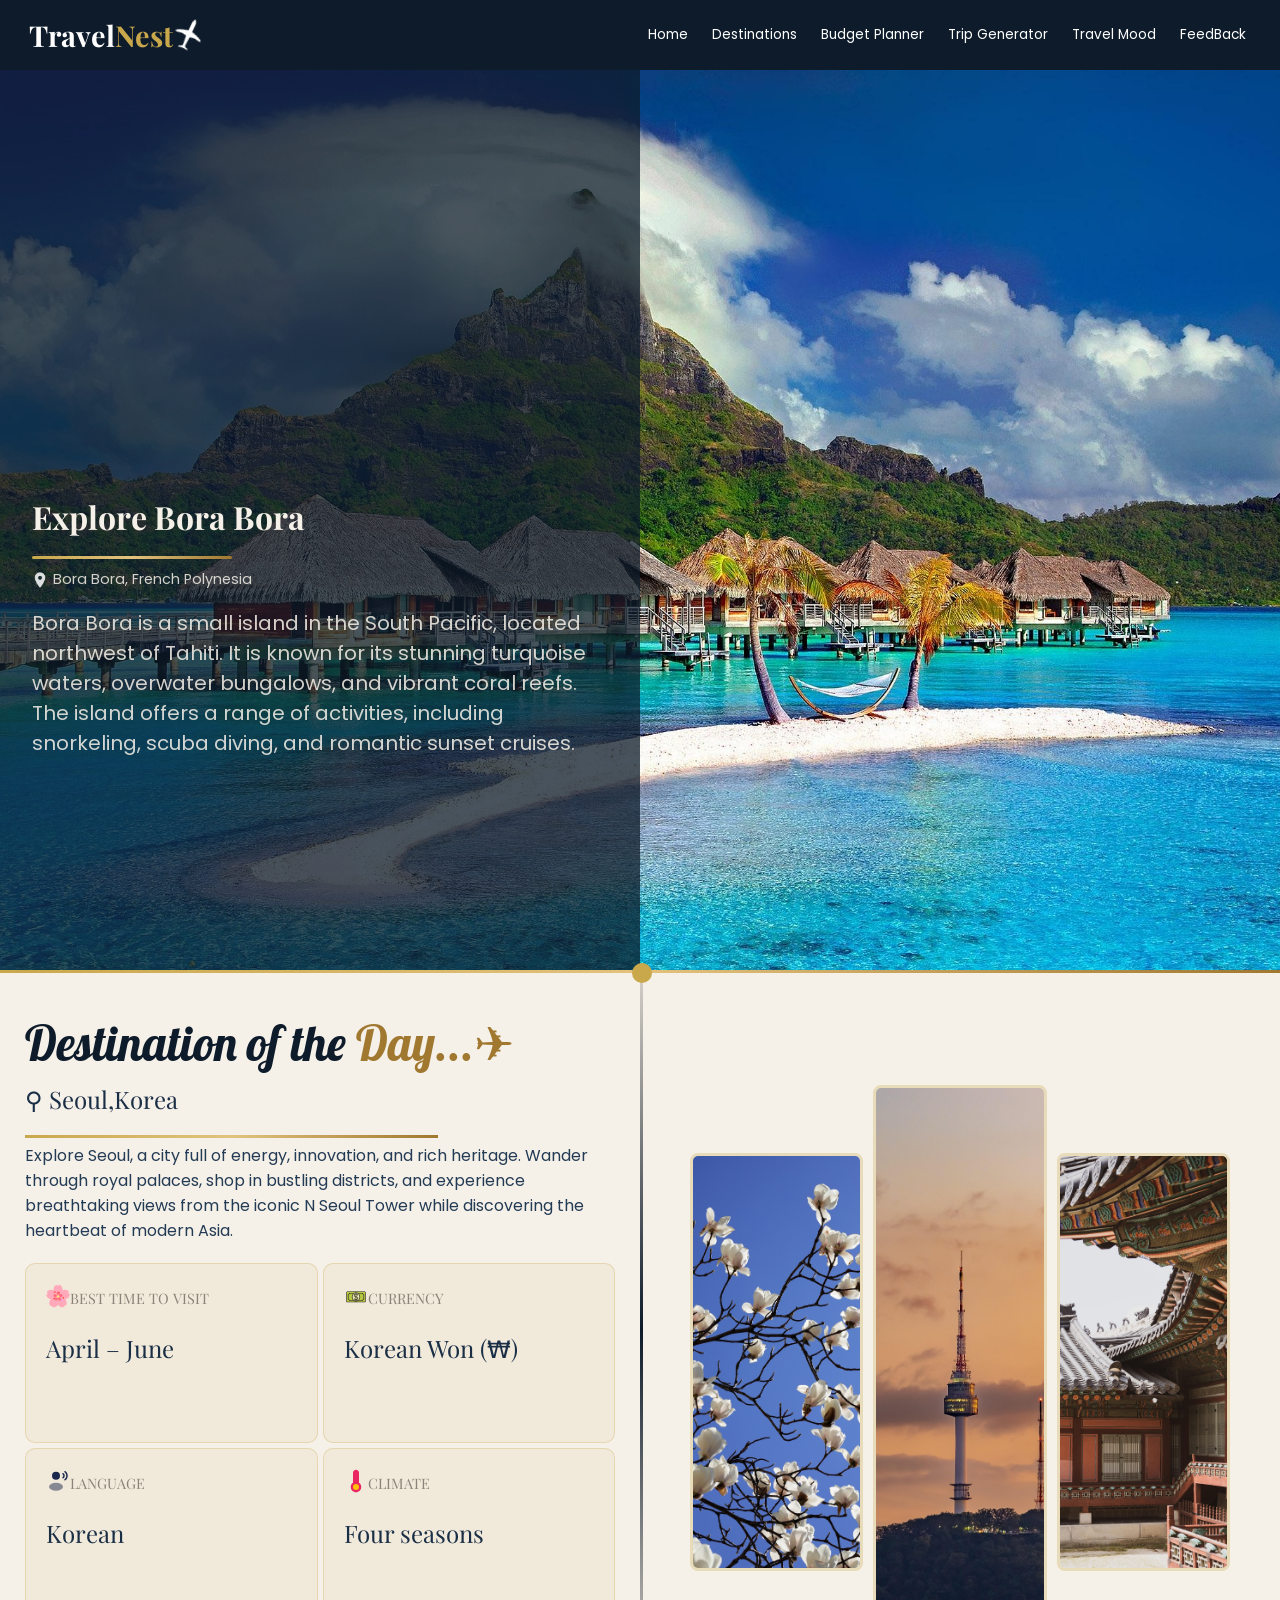
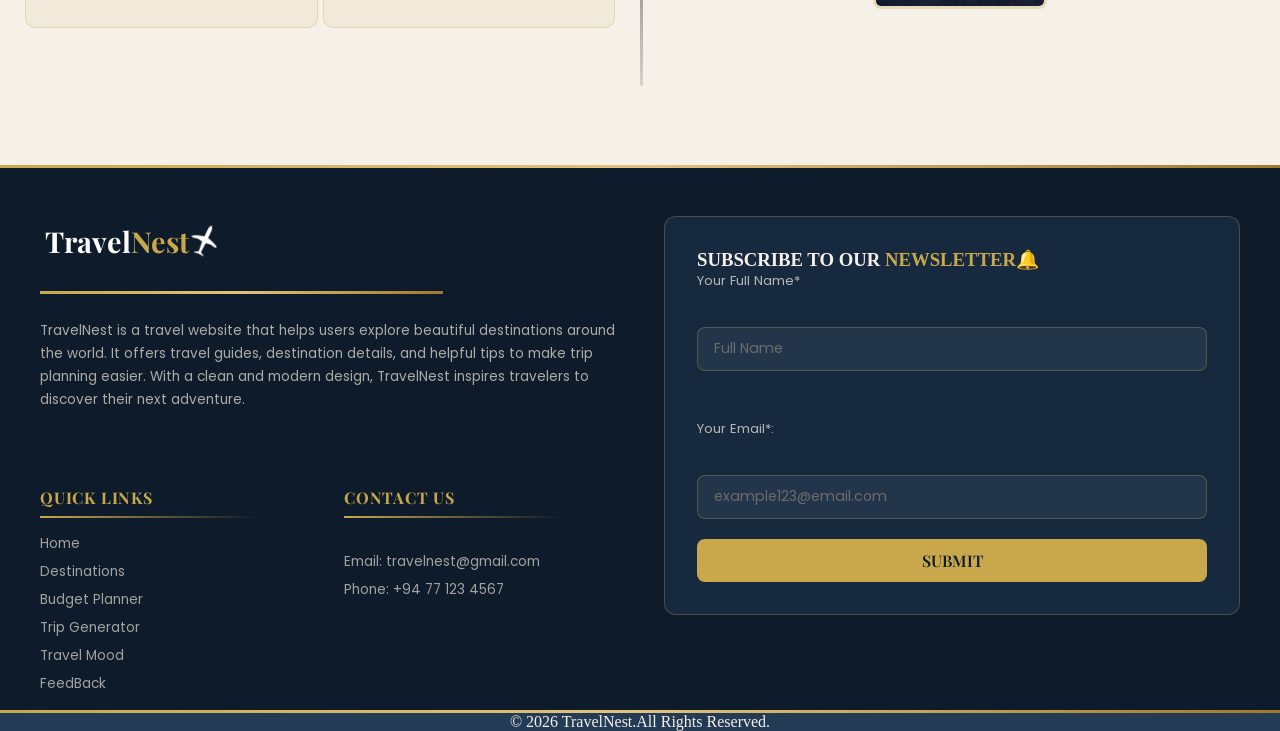
<file: Travelnest/index.html>
<!DOCTYPE html>
<html lang="en">
<head>
    <meta charset="UTF-8">
    <meta name="viewport" content="width=device-width, initial-scale=1.0">
    <title>TravelNest</title>
    <link rel="stylesheet" href="CSS/styles.css">
    <link rel="shortcut icon" href="Images/favicon/Travelnest favicon.png" type="image/png">
</head>
<body>
    
    <header>
        <nav class="nav-bar">
            <a href="#" class="logo">Travel<span class="head">Nest</span><img src="Images/vecteezy_simple-airplane-decal_18127308.png" alt=""></a>
            <ul class="nav-menu">
                <li class="nav-items"><a href="index.html" class="nav-links">Home</a></li>
                <li class="nav-items"><a href="Destinations.html" class="nav-links">Destinations</a></li>
                <li class="nav-items"><a href="Trip-Budget-planner.html" class="nav-links">Budget Planner</a></li>
                <li class="nav-items"><a href="Trip-Generator.html" class="nav-links">Trip Generator</a></li>
                <li class="nav-items"><a href="Travel-mood.html" class="nav-links">Travel Mood</a></li>
                <li class="nav-items"><a href="feedback.html" class="nav-links">FeedBack</a></li>
            </ul>
            <div class="hamburger">
                <span class="bar"></span>
                <span class="bar"></span>
                <span class="bar"></span>
            </div>
        </nav>
    </header>

    <main class="background-slide">
        <div class="Hero-section">
            <div class="overlay">
                <div class="empty-box"></div>
                <div class="text">
                    <h2 id="main-header"></h2>
                    <span id="line"></span>
                    <p id="location"><img id="loc-icon" src="Images/icons8-location-50.png" alt="Location Icon"></p>
                    <br>
                    <p id="destination-details"></p>
                </div>
            </div>
        </div>
    </main>

    <div class="bar-section"></div>

    <div class="destination-of-the-day">
        <div class="text-destination">
            <h2>Destination of the <span id="highlight">Day...<span id="plane">✈</span></span></h2>
            <p id="location-tag"></p>
            <span id="location-divider"></span>
            <p id="location-details"></p>

            <div class="boxes">
                <div class="box1">
                    <p class="det-info">
                        <span class="det-emoji"><img class= "svg" src="svg/cherryblossom-svgrepo-com.svg" alt="flower"></span><br>
                        <span class="det-topic">BEST TIME TO VISIT</span>
                    </p>
                    <p class="det-content" id="info-best-time"></p>
                </div>

                <div class="box2">
                    <p class="det-info">
                        <span class="det-emoji"><img class= "svg" src="svg/money-svgrepo-com.svg" alt="money"></span>
                        <span class="det-topic">CURRENCY</span>
                    </p>
                    <p class="det-content" id="info-currency"></p>
                </div>

                <div class="box3">
                    <p class="det-info">
                        <span class="det-emoji"><img class= "svg" src="svg/user-speak-rounded-svgrepo-com.svg" alt=""></span>
                        <span class="det-topic">LANGUAGE</span>
                    </p>
                    <p class="det-content" id="info-language"></p>
                </div>

                <div class="box4">
                    <p class="det-info">
                        <span class="det-emoji"><img class= "svg" src="svg/climate-forecast-season-svgrepo-com.svg" alt="climate"></span>
                        <span class="det-topic">CLIMATE</span>
                    </p>
                    <p class="det-content" id="info-climate"></p>
                </div>
            </div>
        </div> 

        <div class="bar-vertical"></div>

        <div class="destination-image">
            <img src="" alt="Destination Image" id="Higlight-img1" class="image-binder">
            <img src="" alt="Destination Image" id="Higlight-img2" class="image-binder">
            <img src="" alt="Destination Image" id="Higlight-img3" class="image-binder">
        </div>
    </div>
    <div class="bar-section"></div>
    <footer class = "footer">
        <div class = "footer-container">
            <div class = "footer-details">
                 
                <a href="#" class="logo">Travel<span class="head">Nest</span><img src="Images/vecteezy_simple-airplane-decal_18127308.png" alt=""></a>
                <span id="location-divider"></span>
                <p id="footer-intro-web">TravelNest is a travel website that helps users explore beautiful destinations around the world. It offers travel guides, destination details, and helpful tips to make trip planning easier. With a clean and modern design, TravelNest inspires travelers to discover their next adventure.</p><br><br>
                <div class="container-links">
                    <div class="sub-container1">
                    <h3 class = "quick-links">Quick links</h3>
                    <span id = "footer-line"></span>
                    <ul class = "nav-menu-footer">
                   <li class="nav-items-footer"><a href="index.html" class="nav-links-footer">Home</a></li>
                    <li class="nav-items-footer"><a href="Destinations.html" class="nav-links-footer">Destinations</a></li>
                    <li class="nav-items-footer"><a href="Trip-Budget-planner.html" class="nav-links-footer">Budget Planner</a></li>
                    <li class="nav-items-footer"><a href="Trip-Generator.html" class="nav-links-footer">Trip Generator</a></li>
                    <li class="nav-items-footer"><a href="Travel-mood.html" class="nav-links-footer">Travel Mood</a></li>
                    <li class="nav-items-footer"><a href="feedback.html" class="nav-links-footer">FeedBack</a></li>
                    </ul>
                    </div>
                    <div class="sub-container2">
                    <h3 class = "quick-links">Contact us</h3>
                     <span id = "footer-line"></span><br>
                     <p id ="contact">Email: travelnest@gmail.com</p>
                     <p id ="contact">Phone: +94 77 123 4567</p>
                    </div>
                </div>
            </div>
            <div class="Newsletter">
                <h3 class = "quick-links2">SUBSCRIBE TO OUR <span class="head">NEWSLETTER🔔</span></h3>
                <form  id = "saveNewsForm" onsubmit="saveNewsletter(event)">
                    <fieldset class="Newsletter-fields">
                       <label for ="field-name">Your Full Name*</label><br><br>
                       <input id = "field-name" name="full-name" placeholder="Full Name" autocomplete="name"><br><br>
                       <label for ="newsletter-email">Your Email*:</label><br><br>
                       <input id="newsletter-email" name="Email" placeholder="example123@email.com" type="email" autocomplete="email">
                       <button type="submit" id="btnsubmit">SUBMIT</button>
                     
                    </fieldset>
                </form>
                     <p class="newsletter-error"  id="newsletter-error"></p>
                     <p class="newsletter-success" id="newsletter-success"></p>
                
            </div>
                
        </div>
    </footer>
    <div class="bar-section"></div>
    <div class="copy-rights">
       <p>© 2026 TravelNest.All Rights Reserved.</p>
    </div>
    

    <script src="Javascript/script.js"></script>
</body>
</html>
</file>
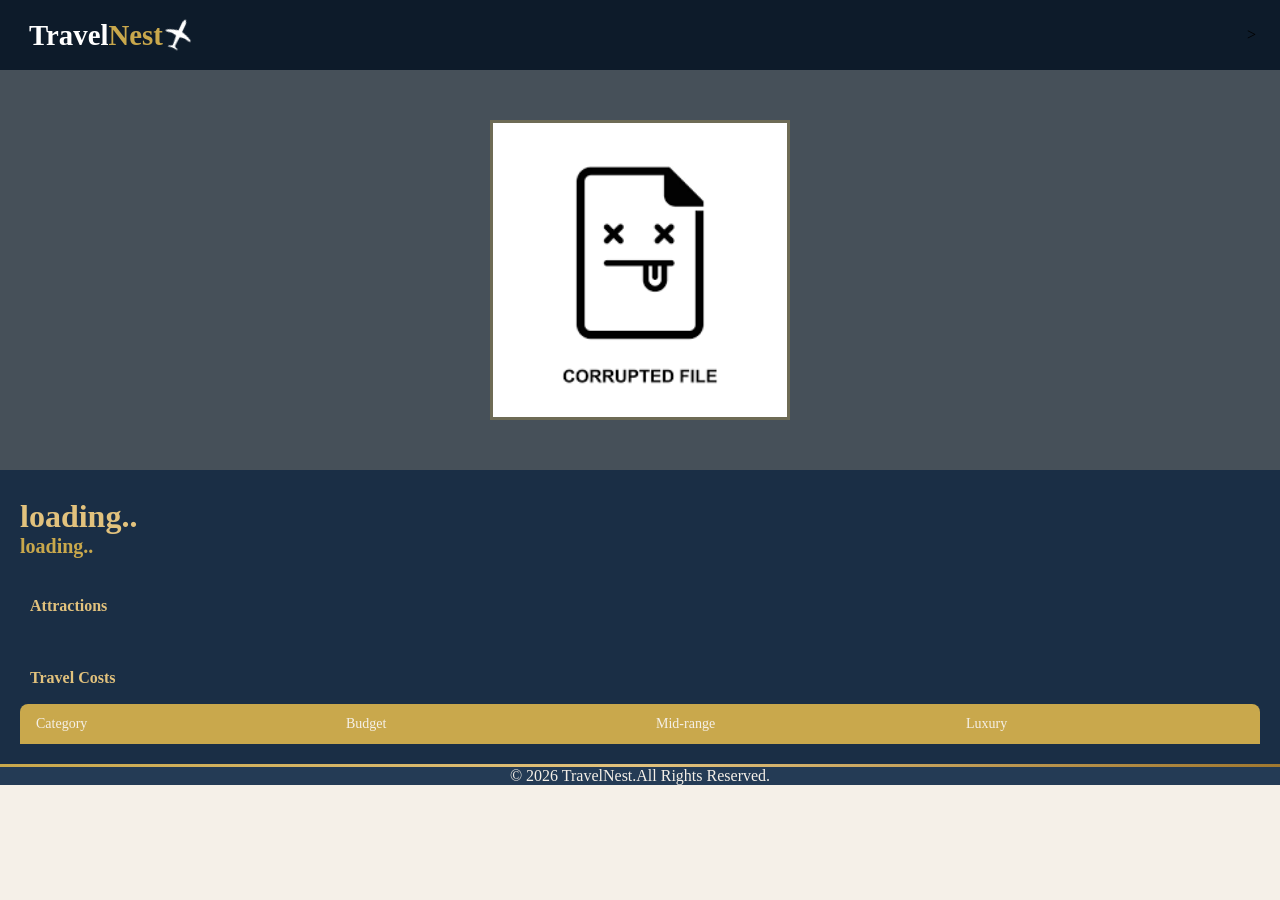
<file: destination-details.html>
<!DOCTYPE html>
<html lang="en">
<head>
    <meta charset="UTF-8">
    <meta name="viewport" content="width=device-width, initial-scale=1.0">
    <title>TravelNest</title>
    <link rel="stylesheet" href="CSS/styles.css">
    <link rel="shortcut icon" href="Images/favicon/Travelnest_favicon.png" type="image/png">
    <link rel="manifest" href="manifest.json">
    <meta name="theme-color" content="#0d6efd">
</head>
<body>
    
    <header>
        <nav class="nav-bar">
            <a href="#" class="logo">Travel<span class="head">Nest</span><img src="Images/vecteezy_simple-airplane-decal_18127308.png" alt=""></a>
>       </nav>
    </header>

    <main class="destination-details-main">
        
            <div class="image-overlay">
               <div class="destination-details-image">
    
                   <img id="details_image" src="/Images/error.png" alt="Destination Image">
                </div>
            </div>
            <div class="destination-details-container">
              <div class="destination-details-info">
                <h1 id="details_location">loading..</h1>
                <h2 id="details_country">loading..</h2>
                <p id="details_description"></p>
                <h2 id = "Attractions">Attractions</h2>
                <ul id="details_attractions">
                    
                </ul>
                <h2 id="travel-costs">Travel Costs</h2>
                <table class="detail-table">
                        <thead>
                            <tr>
                                <th>Category</th>
                                <th> Budget</th>
                                <th> Mid-range</th>
                                <th> Luxury</th>
                            </tr>
                        </thead>
                        <tbody id="detail-costs">
                            
                        </tbody>
                    </table>
               </div>
            </div>

    </main>
     <div class="bar-section"></div>
    <div class="copy-rights">
       <p>© 2026 TravelNest.All Rights Reserved.</p>
    </div>
    

    <script src="Javascript/destination-details.js"></script>
    <script>
if ("serviceWorker" in navigator) {
    window.addEventListener("load", () => {
        navigator.serviceWorker.register("./service-worker.js");
    });
}
</script>
</body>
</html>
</file>
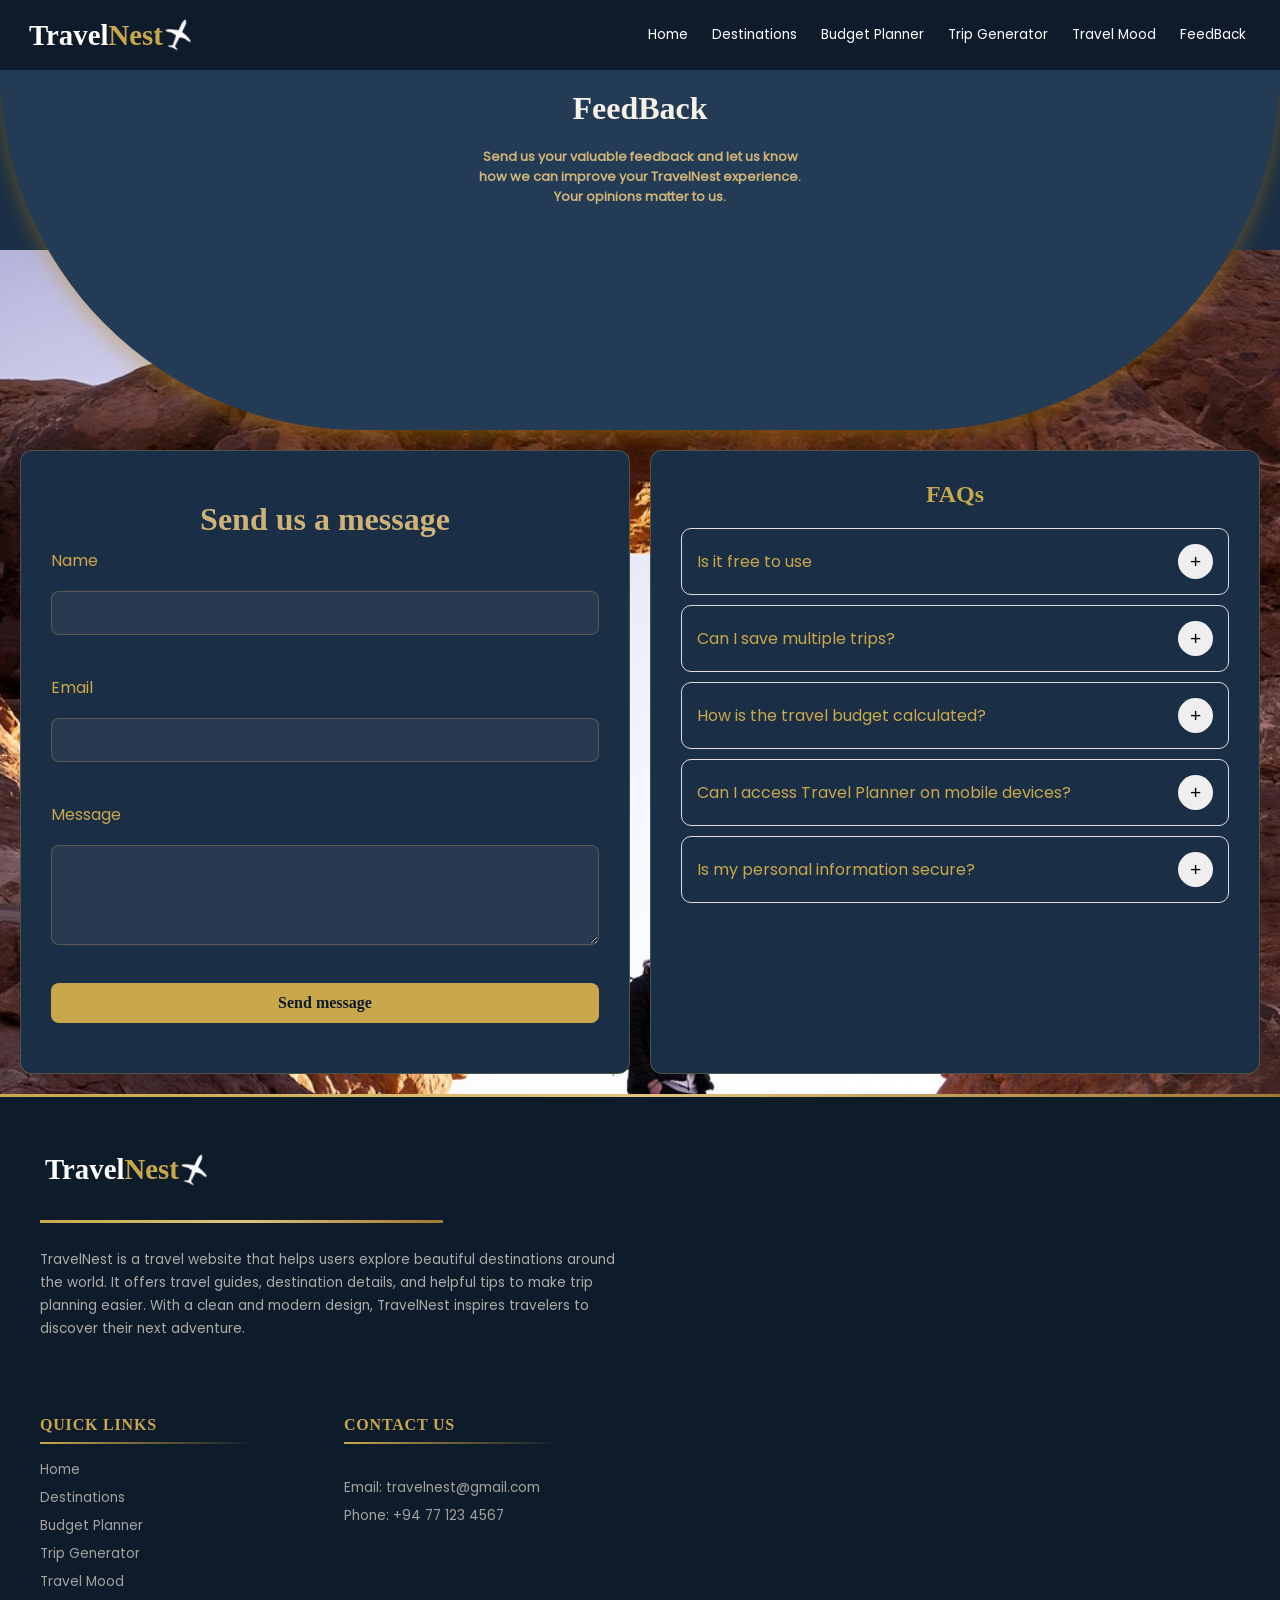
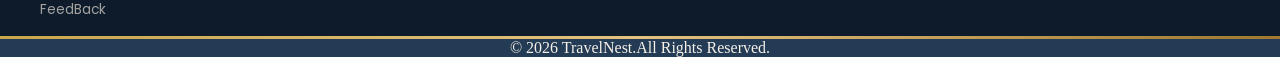
<file: feedback.html>
<!DOCTYPE html>
<html lang="en">
<head>
    <meta charset="UTF-8">
    <meta name="viewport" content="width=device-width, initial-scale=1.0">
    <title>TravelNest</title>
    <link rel="stylesheet" href="CSS/styles.css">
    <link rel="shortcut icon" href="Images/favicon/Travelnest_favicon.png" type="image/png">
    <link rel="manifest" href="manifest.json">
    <meta name="theme-color" content="#0d6efd">
</head>
<body class="feedback">
    <header>
        <nav class="nav-bar">
            <a href="#" class="logo">Travel<span class="head">Nest</span><img src="Images/vecteezy_simple-airplane-decal_18127308.png" alt=""></a>
            <ul class="nav-menu">
                <li class="nav-items"><a href="index.html" class="nav-links">Home</a></li>
                <li class="nav-items"><a href="Destinations.html" class="nav-links">Destinations</a></li>
                <li class="nav-items"><a href="Trip-Budget-planner.html" class="nav-links">Budget Planner</a></li>
                <li class="nav-items"><a href="Trip-Generator.html" class="nav-links">Trip Generator</a></li>
                <li class="nav-items"><a href="Travel-mood.html" class="nav-links">Travel Mood</a></li>
                <li class="nav-items"><a href="feedback.html" class="nav-links">FeedBack</a></li>
            </ul>
            <div class="hamburger">
                <span class="bar"></span>
                <span class="bar"></span>
                <span class="bar"></span>
            </div>
        </nav>
        <div class="extra2">
        <div class="search-container">
            <h1 class="head-destination">FeedBack</h1>
            <h2 class="sub-head-budget">Send us your valuable feedback and let us know <br>how we can improve your TravelNest experience.<br> Your opinions matter to us.
        </h2>
        </div>
    </div>
    </header>
    <main class="feedback-main">
        <div class="feedback-form-container">
          <form class="feedback-form">
            <h1 id = "feedback-head">Send us a message</h1>
            <label for = "name" class = "feedback-labels"> Name </label><br>
            <input id = "name" name="name" class="feedback-input"><br>
            <label for = "email" class="feedback-labels">Email</label><br>
            <input id = "email" class="feedback-input" name="email" ><br>
            <label for = "input-area" class="feedback-labels">Message</label><br>
            <textarea placeholder="" name="input-area" class="feedback-input-area" id = "input-area"></textarea><br>
            <button type="button" id="send-msg">Send message</button>
            <p id = "result-submission"></p>
          </form>
        </div>

        <div class="QA">

            <h2 id="faq-head">FAQs</h2>

           <div class="faq-item">
            Is it free to use <button class="faq-question">+</button>

               <div class="faq-answer">
                Travel Planner helps users organize trips and budgets.
               </div>
            </div>

           <div class="faq-item">
           Can I save multiple trips?
          <button class="faq-question">+</button>

          <div class="faq-answer">
          Yes, you can create and manage multiple trips for different destinations.
          </div>
          </div>

          <div class="faq-item">
          How is the travel budget calculated?
         <button class="faq-question">+</button>

        <div class="faq-answer">
        The estimated budget is calculated by multiplying the number of travel days by the daily budget amount.
        </div>
        </div>

        <div class="faq-item">
        Can I access Travel Planner on mobile devices?
        <button class="faq-question">+</button>

       <div class="faq-answer">
        Yes, Travel Planner is designed to work on smartphones, tablets, and desktop computers.
       </div>
       </div>

      <div class="faq-item">
      Is my personal information secure?
      <button class="faq-question">+</button>

      <div class="faq-answer">
        Yes, your information is stored locally in your browser and is not shared with third parties.
    </div>
    </div>

    </div>
    </main>
    <div class="bar-section"></div>
    <footer class = "footer">
        <div class = "footer-container">
            <div class = "footer-details">
                 
                <a href="#" class="logo">Travel<span class="head">Nest</span><img src="Images/vecteezy_simple-airplane-decal_18127308.png" alt=""></a>
                <span class="location-divider"></span>
                <p id="footer-intro-web">TravelNest is a travel website that helps users explore beautiful destinations around the world. It offers travel guides, destination details, and helpful tips to make trip planning easier. With a clean and modern design, TravelNest inspires travelers to discover their next adventure.</p><br><br>
                <div class="container-links">
                    <div class="sub-container1">
                    <h3 class = "quick-links">Quick links</h3>
                    <span class = "footer-line"></span>
                    <ul class = "nav-menu-footer">
                    <li class="nav-items-footer"><a href="index.html" class="nav-links-footer">Home</a></li>
                    <li class="nav-items-footer"><a href="Destinations.html" class="nav-links-footer">Destinations</a></li>
                    <li class="nav-items-footer"><a href="Trip-Budget-planner.html" class="nav-links-footer">Budget Planner</a></li>
                    <li class="nav-items-footer"><a href="Trip-Generator.html" class="nav-links-footer">Trip Generator</a></li>
                    <li class="nav-items-footer"><a href="Travel-mood.html" class="nav-links-footer">Travel Mood</a></li>
                    <li class="nav-items-footer"><a href="feedback.html" class="nav-links-footer">FeedBack</a></li>
                    </ul>
                    </div>
                    <div class="sub-container2">
                    <h3 class = "quick-links">Contact us</h3>
                     <span class = "footer-line"></span><br>
                     <p class ="contact">Email: travelnest@gmail.com</p>
                     <p class ="contact">Phone: +94 77 123 4567</p>
                    </div>
                </div>
            </div>
          
        </div>
    </footer>
    <div class="bar-section"></div>
    <div class="copy-rights">
       <p>© 2026 TravelNest.All Rights Reserved.</p>
    </div>
<script src="Javascript/feedback.js"></script>
<script>
if ("serviceWorker" in navigator) {
    window.addEventListener("load", () => {
        navigator.serviceWorker.register("./service-worker.js");
    });
}
</script>
</body>
</html>
</file>
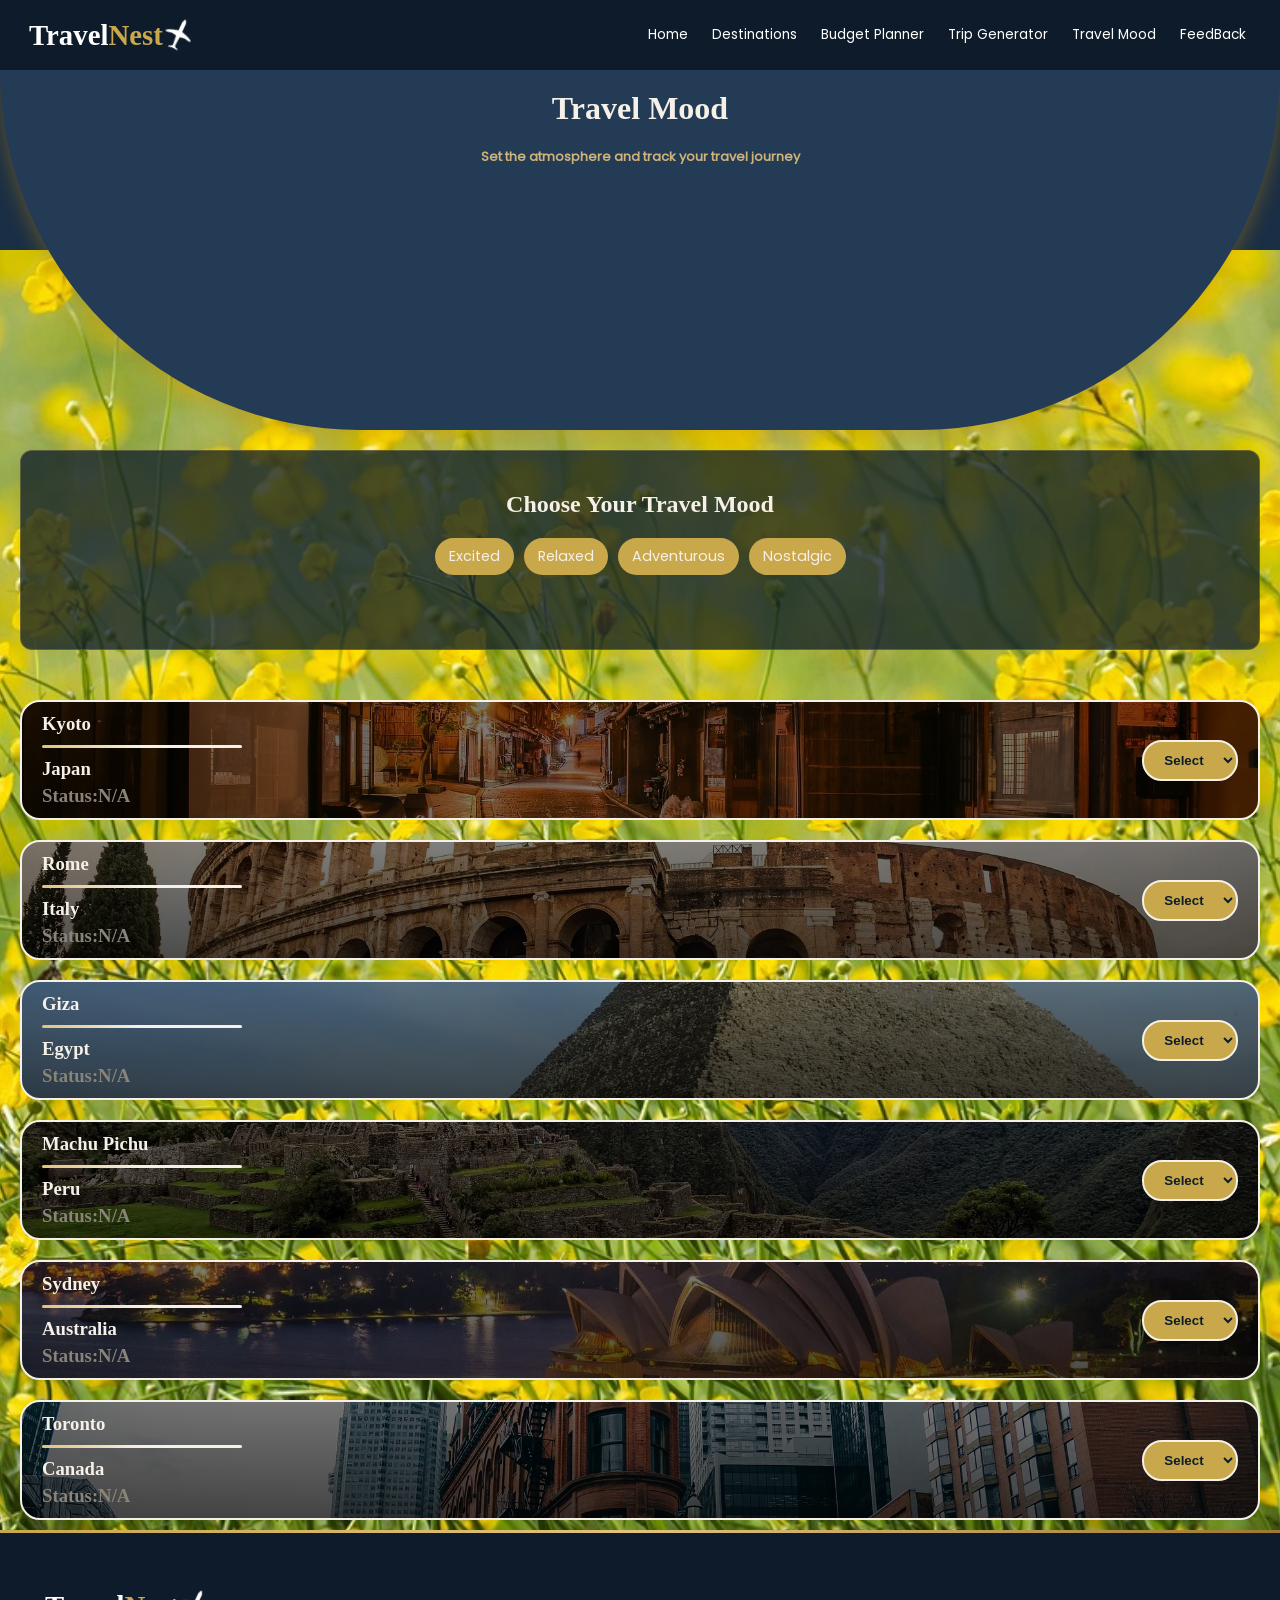
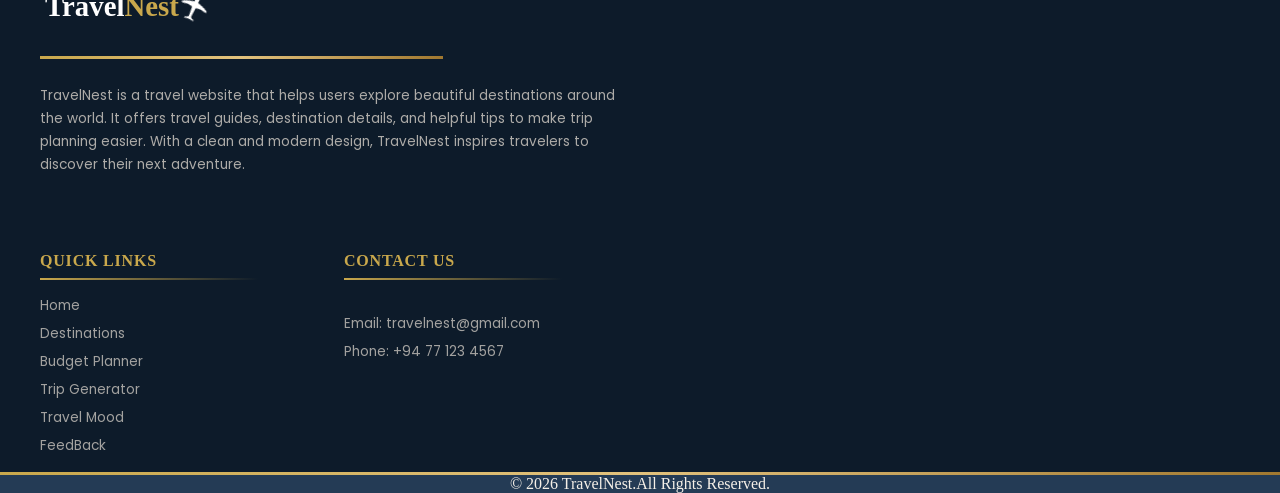
<file: Travel-mood.html>
<!DOCTYPE html>
<html lang="en">
<head>
    <meta charset="UTF-8">
    <meta name="viewport" content="width=device-width, initial-scale=1.0">
    <title>TravelNest</title>
    <link rel="stylesheet" href="CSS/styles.css">
    <link rel="shortcut icon" href="Images/favicon/Travelnest_favicon.png" type="image/png">
    <link rel="manifest" href="manifest.json">
    <meta name="theme-color" content="#0d6efd">
</head>
<body class="mood">
    <header>
        <nav class="nav-bar">
            <a href="#" class="logo">Travel<span class="head">Nest</span><img src="Images/vecteezy_simple-airplane-decal_18127308.png" alt=""></a>
            <ul class="nav-menu">
                <li class="nav-items"><a href="index.html" class="nav-links">Home</a></li>
                <li class="nav-items"><a href="Destinations.html" class="nav-links">Destinations</a></li>
                <li class="nav-items"><a href="Trip-Budget-planner.html" class="nav-links">Budget Planner</a></li>
                <li class="nav-items"><a href="Trip-Generator.html" class="nav-links">Trip Generator</a></li>
                <li class="nav-items"><a href="Travel-mood.html" class="nav-links">Travel Mood</a></li>
                <li class="nav-items"><a href="feedback.html" class="nav-links">FeedBack</a></li>
            </ul>
            <div class="hamburger">
                <span class="bar"></span>
                <span class="bar"></span>
                <span class="bar"></span>
            </div>
        </nav>
        <div class="extra2">
        <div class="search-container">
            <h1 class="head-destination">Travel Mood</h1>
            <h2 class="sub-head-budget">Set the atmosphere and track your travel journey
        </h2>
        </div>
    </div>
    </header>
    <main class = "Main-Travel-Mood">
        <div class="mood-container">
            <h2 class="mood-title">Choose Your Travel Mood</h2>
            <div class="mood-selector-buttons">
                <button class="mood-button" id="Excited" aria-pressed="false" type="button">Excited</button>
                <button class="mood-button" id="Relaxed" aria-pressed="false" type="button">Relaxed</button>
                <button class="mood-button" id="Adventurous" aria-pressed="false" type="button">Adventurous</button>
                <button class="mood-button" id="Nostalgic" aria-pressed="false" type="button">Nostalgic</button>
            </div>
           <audio id="mood-audio" class="mood-audio" preload="none">
           <source src="sounds/music1.mp3" type="audio/mpeg">
           </audio>

           <audio id="mood-audio2" class="mood-audio" preload="none">
           <source src="sounds/music2.mp3" type="audio/mpeg">
           </audio>

           <audio id="mood-audio3" class="mood-audio" preload="none">
           <source src="sounds/music3.mp3" type="audio/mpeg">
           </audio>

           <audio id="mood-audio4" class="mood-audio" preload="none">
           <source src="sounds/music4.mp3" type="audio/mpeg">
           </audio>
        </div>
   <div class="destination-all-container">

    <div class="Destination-containers" id="destination1">
        <div class="container-details">
            <div class="Dest-info">
                <h3 class="dest-name">Kyoto</h3>
                <span class="line2"></span>
                <h3 class="dest-country">Japan</h3>
                <h3 class="dest-sts" data-id="kyoto">Status:N/A</h3>
            </div>

            <div class="selections">
                <select class="destination-status" data-id="kyoto">
                     <option>Select</option>
                    <option value="Visited">Visited</option>
                    <option value="Planned">Planned</option>
                </select>
            </div>
        </div>
    </div>
    <div class="Destination-containers" id="destination2">
        <div class="container-details">
            <div class="Dest-info">
                <h3 class="dest-name">Rome</h3>
                <span class="line2"></span>
                <h3 class="dest-country">Italy</h3>
                <h3 class="dest-sts" data-id="rome">Status:N/A</h3>
            </div>

            <div class="selections">
                <select class="destination-status" data-id="rome">
                    <option>Select</option>
                    <option value="Visited">Visited</option>
                    <option value="Planned">Planned</option>
                </select>
            </div>
        </div>
    </div>

    <div class="Destination-containers" id="destination3">
        <div class="container-details">
            <div class="Dest-info">
                <h3 class="dest-name">Giza</h3>
                <span class="line2"></span>
                <h3 class="dest-country">Egypt</h3>
                <h3 class="dest-sts" data-id="giza">Status:N/A</h3>
            </div>

            <div class="selections">
                <select class="destination-status" data-id="giza">
                    <option>Select</option>
                    <option value="Visited">Visited</option>
                    <option value="Planned">Planned</option>
                </select>
            </div>
        </div>
    </div>
    <div class="Destination-containers" id="destination4">
        <div class="container-details">
            <div class="Dest-info">
                <h3 class="dest-name">Machu Pichu</h3>
                <span class="line2"></span>
                <h3 class="dest-country">Peru</h3>
                <h3 class="dest-sts" data-id="machupichu">Status:N/A</h3>
            </div>

            <div class="selections">
                <select class="destination-status" data-id="machupichu">
                    <option>Select</option>
                    <option value="Visited">Visited</option>
                    <option value="Planned">Planned</option>
                </select>
            </div>
        </div>
    </div>
    <div class="Destination-containers" id="destination5">
        <div class="container-details">
            <div class="Dest-info">
                <h3 class="dest-name">Sydney</h3>
                <span class="line2"></span>
                <h3 class="dest-country">Australia</h3>
                <h3 class="dest-sts" data-id="sydney">Status:N/A</h3>
            </div>

            <div class="selections">
                <select class="destination-status" data-id="sydney">
                    <option>Select</option>
                    <option value="Visited">Visited</option>
                    <option value="Planned">Planned</option>
                </select>
            </div>
        </div>
    </div>
        <div class="Destination-containers" id="destination6">
        <div class="container-details">
            <div class="Dest-info">
                <h3 class="dest-name">Toronto</h3>
                <span class="line2"></span>
                <h3 class="dest-country">Canada</h3>
                <h3 class="dest-sts" data-id="toronto">Status:N/A</h3>
            </div>

            <div class="selections">
                <select class="destination-status" data-id="toronto">
                    <option>Select</option>
                    <option value="Visited">Visited</option>
                    <option value="Planned">Planned</option>
                </select>
            </div>
        </div>
    </div>
</div>
    </main>
    <div class="bar-section"></div>
    <footer class = "footer">
        <div class = "footer-container">
            <div class = "footer-details">
                 
                <a href="#" class="logo">Travel<span class="head">Nest</span><img src="Images/vecteezy_simple-airplane-decal_18127308.png" alt=""></a>
                <span class="location-divider"></span>
                <p id="footer-intro-web">TravelNest is a travel website that helps users explore beautiful destinations around the world. It offers travel guides, destination details, and helpful tips to make trip planning easier. With a clean and modern design, TravelNest inspires travelers to discover their next adventure.</p><br><br>
                <div class="container-links">
                    <div class="sub-container1">
                    <h3 class = "quick-links">Quick links</h3>
                    <span class = "footer-line"></span>
                    <ul class = "nav-menu-footer">
                    <li class="nav-items-footer"><a href="index.html" class="nav-links-footer">Home</a></li>
                    <li class="nav-items-footer"><a href="Destinations.html" class="nav-links-footer">Destinations</a></li>
                    <li class="nav-items-footer"><a href="Trip-Budget-planner.html" class="nav-links-footer">Budget Planner</a></li>
                    <li class="nav-items-footer"><a href="Trip-Generator.html" class="nav-links-footer">Trip Generator</a></li>
                    <li class="nav-items-footer"><a href="Travel-mood.html" class="nav-links-footer">Travel Mood</a></li>
                    <li class="nav-items-footer"><a href="feedback.html" class="nav-links-footer">FeedBack</a></li>
                    </ul>
                    </div>
                    <div class="sub-container2">
                    <h3 class = "quick-links">Contact us</h3>
                     <span class = "footer-line"></span><br>
                     <p class ="contact">Email: travelnest@gmail.com</p>
                     <p class ="contact">Phone: +94 77 123 4567</p>
                    </div>
                </div>
            </div>
          
        </div>
    </footer>
    <div class="bar-section"></div>
    <div class="copy-rights">
       <p>© 2026 TravelNest.All Rights Reserved.</p>
    </div>
<script src="Javascript/mood.js" defer></script>
<script>
if ("serviceWorker" in navigator) {
    window.addEventListener("load", () => {
        navigator.serviceWorker.register("./service-worker.js");
    });
}
</script>
</body>
</html>
</file>
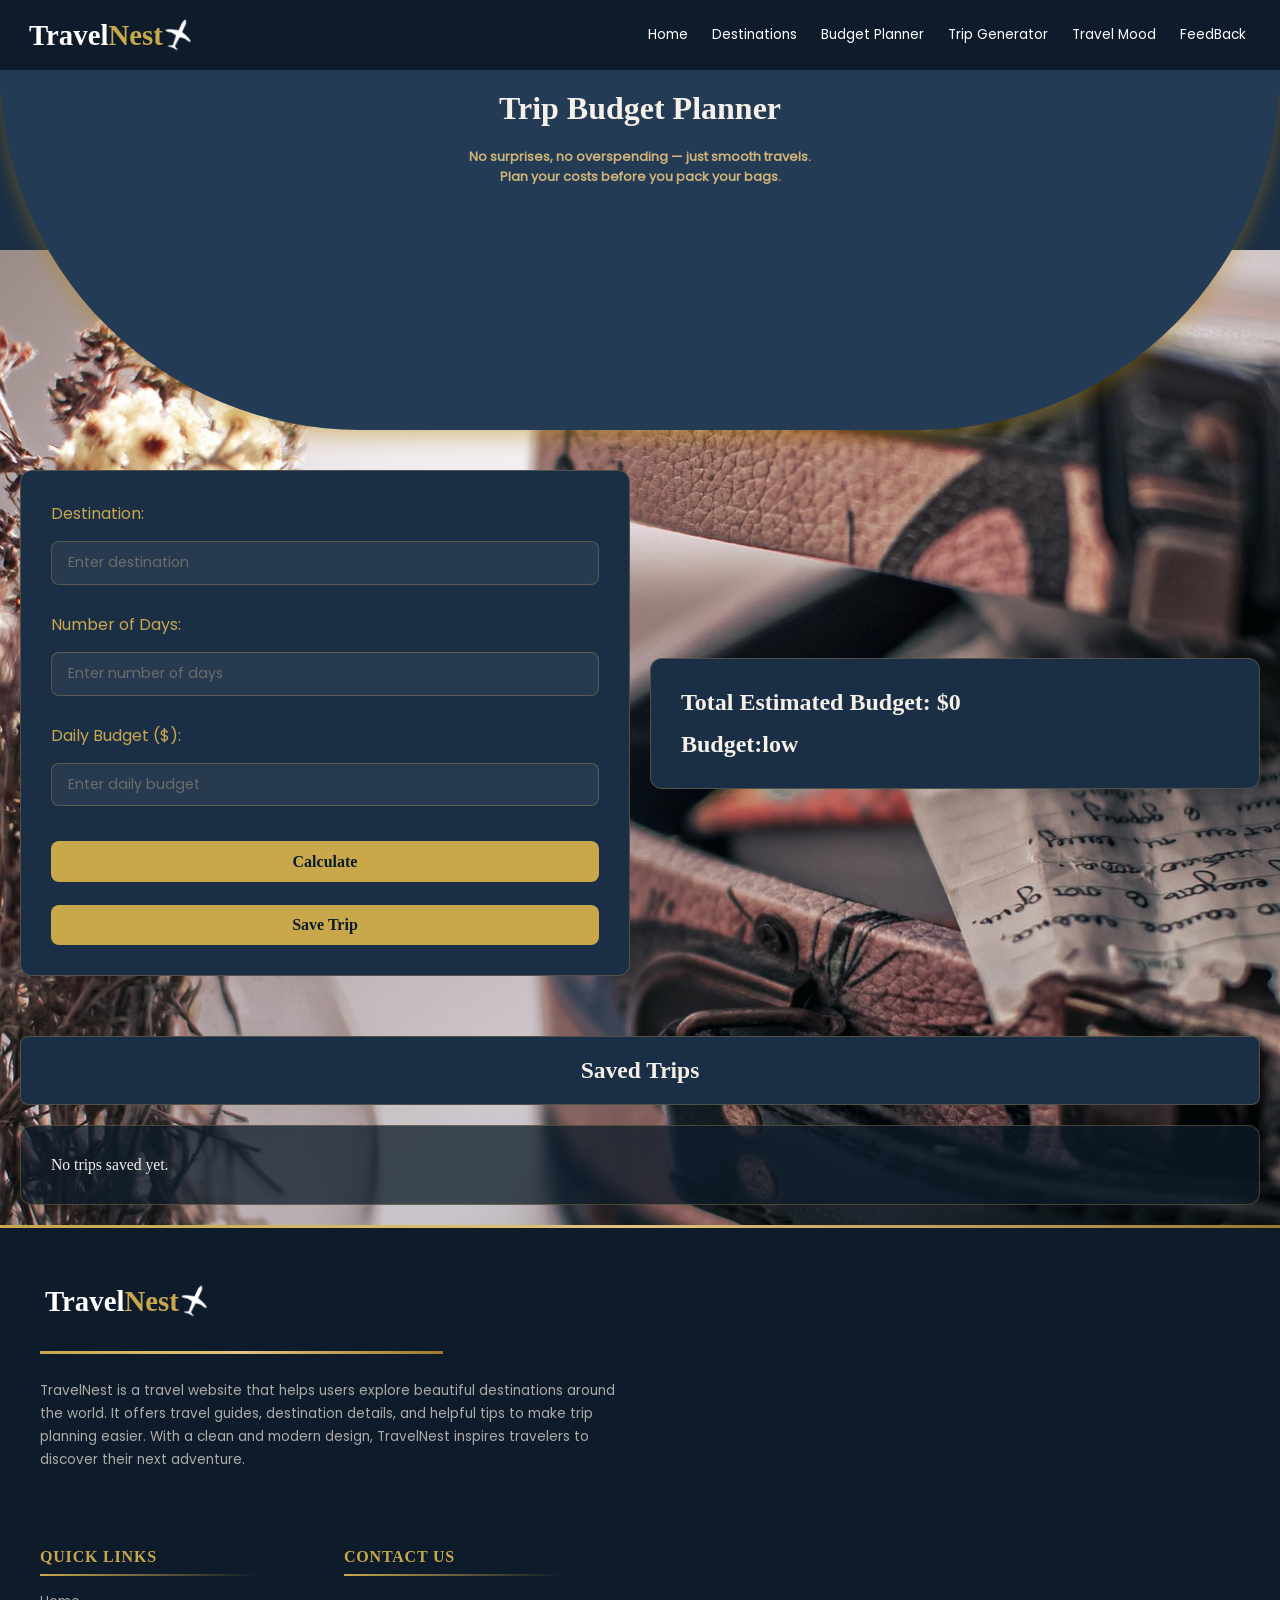
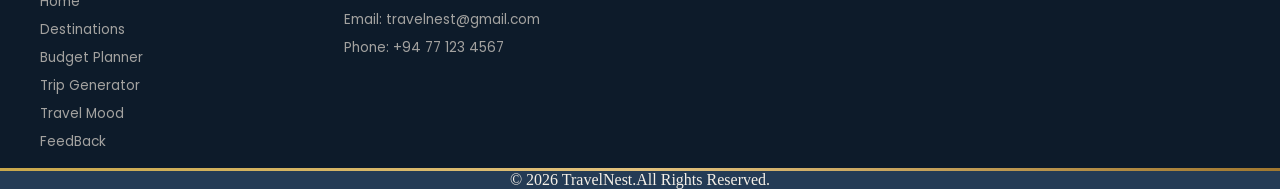
<file: Trip-Budget-planner.html>
<!DOCTYPE html>
<html lang="en">
<head>
    <meta charset="UTF-8">
    <meta name="viewport" content="width=device-width, initial-scale=1.0">
    <title>TravelNest</title>
    <link rel="stylesheet" href="CSS/styles.css">
    <link rel="shortcut icon" href="Images/favicon/Travelnest_favicon.png" type="image/png">
    <link rel="manifest" href="manifest.json">
    <meta name="theme-color" content="#0d6efd">
</head>
<body class="budget">
    
    <header>
        <nav class="nav-bar">
            <a href="#" class="logo">Travel<span class="head">Nest</span><img src="Images/vecteezy_simple-airplane-decal_18127308.png" alt=""></a>
            <ul class="nav-menu">
                <li class="nav-items"><a href="index.html" class="nav-links">Home</a></li>
                <li class="nav-items"><a href="Destinations.html" class="nav-links">Destinations</a></li>
                <li class="nav-items"><a href="Trip-Budget-planner.html" class="nav-links">Budget Planner</a></li>
                <li class="nav-items"><a href="Trip-Generator.html" class="nav-links">Trip Generator</a></li>
                <li class="nav-items"><a href="Travel-mood.html" class="nav-links">Travel Mood</a></li>
                <li class="nav-items"><a href="feedback.html" class="nav-links">FeedBack</a></li>
            </ul>
            <div class="hamburger">
                <span class="bar"></span>
                <span class="bar"></span>
                <span class="bar"></span>
            </div>
        </nav>
        <div class="extra2">
        <div class="search-container">
            <h1 class="head-destination">Trip Budget Planner</h1>
            <h2 class="sub-head-budget">No surprises, no overspending — just smooth travels.
                <br>Plan your costs before you pack your bags.</h2>
        </div>
    </div>
    </header>
    <main class="budget-main">
    
        <div class="budget-planner">
            <div class="budget-form">
                <form id="budget-form">
                <label for="destination">Destination:</label>
                <input type="text" id="destination" placeholder="Enter destination">
                
                <label for="num-days">Number of Days:</label>
                <input type="number" id="num-days" placeholder="Enter number of days" min="0">
                <label for = "daily-budget">Daily Budget ($):</label>
                <input type="number" id="daily-budget" placeholder="Enter daily budget" min="10">
                <button id="calculate-btn" type="button">Calculate</button>
                <button id="save-btn" type="button">Save Trip</button>
                </form>
            </div>
            <div class="budget-result">
                <h2>Total Estimated Budget: $<span id="total-budget">0</span></h2>
                <h2>Budget:<span id="budget">low</span></h2>
            </div>
        </div>
      
        <div class="saved-trip-container">

    <div class="saved-trips">
        <h2>Saved Trips</h2>
    </div>
</div>
 <div class="saved-trip-result">
        <div class="trips-container-saved">
            <!-- JS inserts cards here -->
        </div>
    </div>
    </main>
      
    <div class="bar-section"></div>
    <footer class = "footer">
        <div class = "footer-container">
            <div class = "footer-details">
                 
                <a href="#" class="logo">Travel<span class="head">Nest</span><img src="Images/vecteezy_simple-airplane-decal_18127308.png" alt=""></a>
                <span class="location-divider"></span>
                <p id="footer-intro-web">TravelNest is a travel website that helps users explore beautiful destinations around the world. It offers travel guides, destination details, and helpful tips to make trip planning easier. With a clean and modern design, TravelNest inspires travelers to discover their next adventure.</p><br><br>
                <div class="container-links">
                    <div class="sub-container1">
                    <h3 class = "quick-links">Quick links</h3>
                    <span class = "footer-line"></span>
                    <ul class = "nav-menu-footer">
                    <li class="nav-items-footer"><a href="index.html" class="nav-links-footer">Home</a></li>
                    <li class="nav-items-footer"><a href="Destinations.html" class="nav-links-footer">Destinations</a></li>
                    <li class="nav-items-footer"><a href="Trip-Budget-planner.html" class="nav-links-footer">Budget Planner</a></li>
                    <li class="nav-items-footer"><a href="Trip-Generator.html" class="nav-links-footer">Trip Generator</a></li>
                    <li class="nav-items-footer"><a href="Travel-mood.html" class="nav-links-footer">Travel Mood</a></li>
                    <li class="nav-items-footer"><a href="feedback.html" class="nav-links-footer">FeedBack</a></li>
                    </ul>
                    </div>
                    <div class="sub-container2">
                    <h3 class = "quick-links">Contact us</h3>
                     <span class = "footer-line"></span><br>
                     <p class ="contact">Email: travelnest@gmail.com</p>
                     <p class ="contact">Phone: +94 77 123 4567</p>
                    </div>
                </div>
            </div>
          
        </div>
    </footer>
    <div class="bar-section"></div>
    <div class="copy-rights">
       <p>© 2026 TravelNest.All Rights Reserved.</p>
    </div>
<script src="Javascript/budget.js"></script>
<script>
if ("serviceWorker" in navigator) {
    window.addEventListener("load", () => {
        navigator.serviceWorker.register("./service-worker.js");
    });
}
</script>
</body>
</html>
</file>
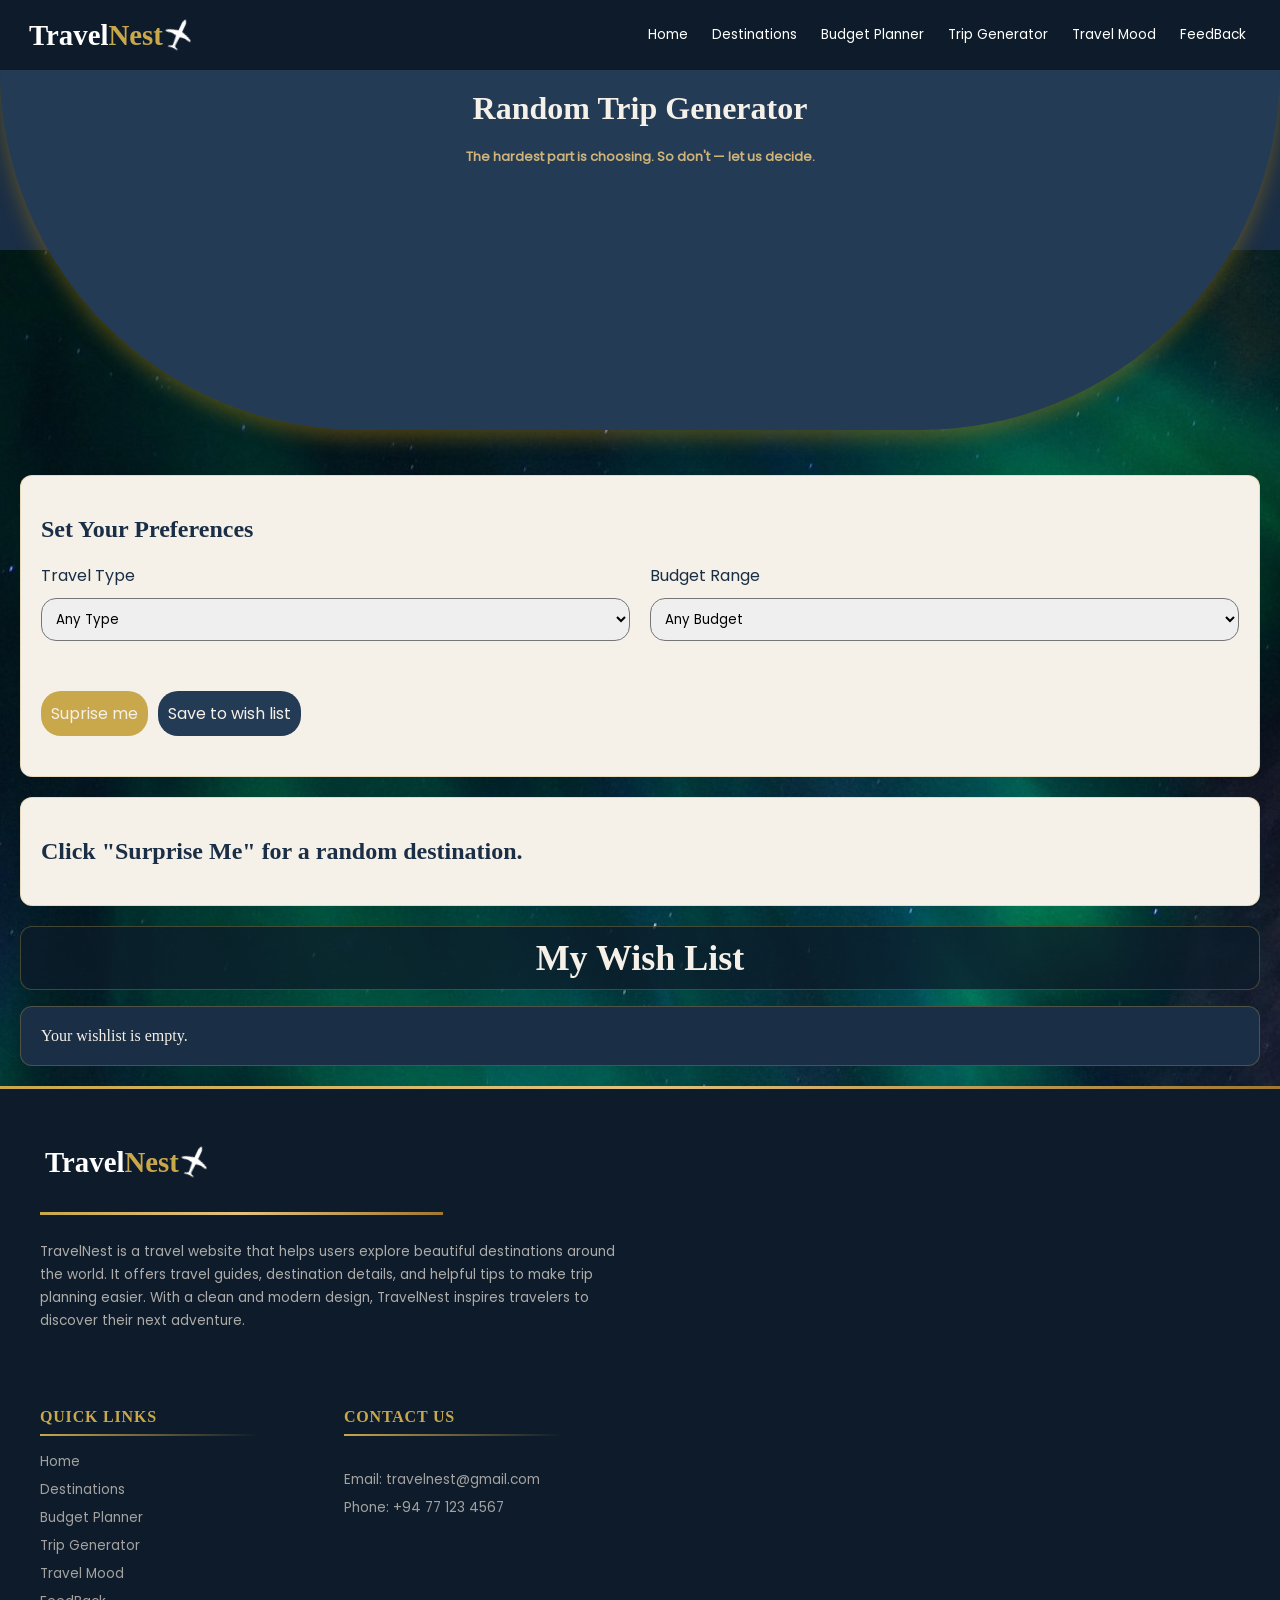
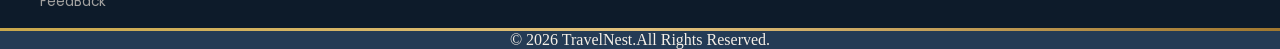
<file: Trip-Generator.html>
<!DOCTYPE html>
<html lang="en">
<head>
    <meta charset="UTF-8">
    <meta name="viewport" content="width=device-width, initial-scale=1.0">
    <title>TravelNest</title>
    <link rel="stylesheet" href="CSS/styles.css">
    <link rel="shortcut icon" href="Images/favicon/Travelnest_favicon.png" type="image/png">
    <link rel="manifest" href="manifest.json">
    <meta name="theme-color" content="#0d6efd">
</head>
<body class="generator">
    
    <header>
        <nav class="nav-bar">
            <a href="#" class="logo">Travel<span class="head">Nest</span><img src="Images/vecteezy_simple-airplane-decal_18127308.png" alt=""></a>
            <ul class="nav-menu">
                <li class="nav-items"><a href="index.html" class="nav-links">Home</a></li>
                <li class="nav-items"><a href="Destinations.html" class="nav-links">Destinations</a></li>
                <li class="nav-items"><a href="Trip-Budget-planner.html" class="nav-links">Budget Planner</a></li>
                <li class="nav-items"><a href="Trip-Generator.html" class="nav-links">Trip Generator</a></li>
                <li class="nav-items"><a href="Travel-mood.html" class="nav-links">Travel Mood</a></li>
                <li class="nav-items"><a href="feedback.html" class="nav-links">FeedBack</a></li>
            </ul>
            <div class="hamburger">
                <span class="bar"></span>
                <span class="bar"></span>
                <span class="bar"></span>
            </div>
        </nav>
        <div class="extra2">
        <div class="search-container">
            <h1 class="head-destination">Random Trip Generator</h1>
            <h2 class="sub-head-budget">The hardest part is choosing.
So don't — let us decide.
        </h2>
        </div>
    </div>
    </header>
    <main class = "Main-generator">

        <!-- <div class="Title-preference">
            <h2 class="preferance-title">Set Your Preferences</h2>
            <p class="preferance-subtitle">Tell us a bit about your travel preferences, and we'll generate a personalized trip for you.</p>
        </div> -->
        <div class="preferance-container">
            <h2 id="preferance-title">Set Your Preferences</h2>
            <div class="preferances">
            <div class="location-container">
            <p>Travel Type</p>
            <select class="travel-type">
              <option value="anyType">Any Type</option>
              <option value="Adventure">Adventure</option>
              <option value="Relaxation">Relaxation</option>
              <option value="Cultural">Cultural</option>
              <option value="Nature">Nature</option>
              <option value="Urban">Urban</option>
            </select>
            </div>
            <div class="Budget-range">
            <p>Budget Range</p>
           <select class="budget-range-select">
              <option value="anyBudget">Any Budget</option>
              <option value="Low">Low</option>
              <option value="Medium">Medium</option>
              <option value="High">High</option>
           </select>
            </div>
            </div>
            <div class="button-container">
                <button id="suprise-me" type="button">Suprise me</button>
                <button id="Add-to-wish-list" type="button">Save to wish list</button>

            </div>
        </div>
        <div class="result-container">
           
            <div class="result-content">
            <h2>Click "Surprise Me" for a random destination.</h2>
            </div>
        </div>
       
          <div class="wish-list-header">
           <h2 id="wish-list-title">My Wish List</h2>
          </div>

          <div id="wish-list-content">
          <!-- Saved destinations will appear here -->
          </div>
       
       
    </main>
    <div class="bar-section"></div>
    <footer class = "footer">
        <div class = "footer-container">
            <div class = "footer-details">
                 
                <a href="#" class="logo">Travel<span class="head">Nest</span><img src="Images/vecteezy_simple-airplane-decal_18127308.png" alt=""></a>
                <span class="location-divider"></span>
                <p id="footer-intro-web">TravelNest is a travel website that helps users explore beautiful destinations around the world. It offers travel guides, destination details, and helpful tips to make trip planning easier. With a clean and modern design, TravelNest inspires travelers to discover their next adventure.</p><br><br>
                <div class="container-links">
                    <div class="sub-container1">
                    <h3 class = "quick-links">Quick links</h3>
                    <span class = "footer-line"></span>
                    <ul class = "nav-menu-footer">
                    <li class="nav-items-footer"><a href="index.html" class="nav-links-footer">Home</a></li>
                    <li class="nav-items-footer"><a href="Destinations.html" class="nav-links-footer">Destinations</a></li>
                    <li class="nav-items-footer"><a href="Trip-Budget-planner.html" class="nav-links-footer">Budget Planner</a></li>
                    <li class="nav-items-footer"><a href="Trip-Generator.html" class="nav-links-footer">Trip Generator</a></li>
                    <li class="nav-items-footer"><a href="Travel-mood.html" class="nav-links-footer">Travel Mood</a></li>
                    <li class="nav-items-footer"><a href="feedback.html" class="nav-links-footer">FeedBack</a></li>
                    </ul>
                    </div>
                    <div class="sub-container2">
                    <h3 class = "quick-links">Contact us</h3>
                     <span class = "footer-line"></span><br>
                     <p class ="contact">Email: travelnest@gmail.com</p>
                     <p class ="contact">Phone: +94 77 123 4567</p>
                    </div>
                </div>
            </div>
          
        </div>
    </footer>
    <div class="bar-section"></div>
    <div class="copy-rights">
       <p>© 2026 TravelNest.All Rights Reserved.</p>
    </div>
<script src="Javascript/Trip-generator.js"></script>
<script>
if ("serviceWorker" in navigator) {
    window.addEventListener("load", () => {
        navigator.serviceWorker.register("./service-worker.js");
    });
}
</script>
</body>
</html>
</file>
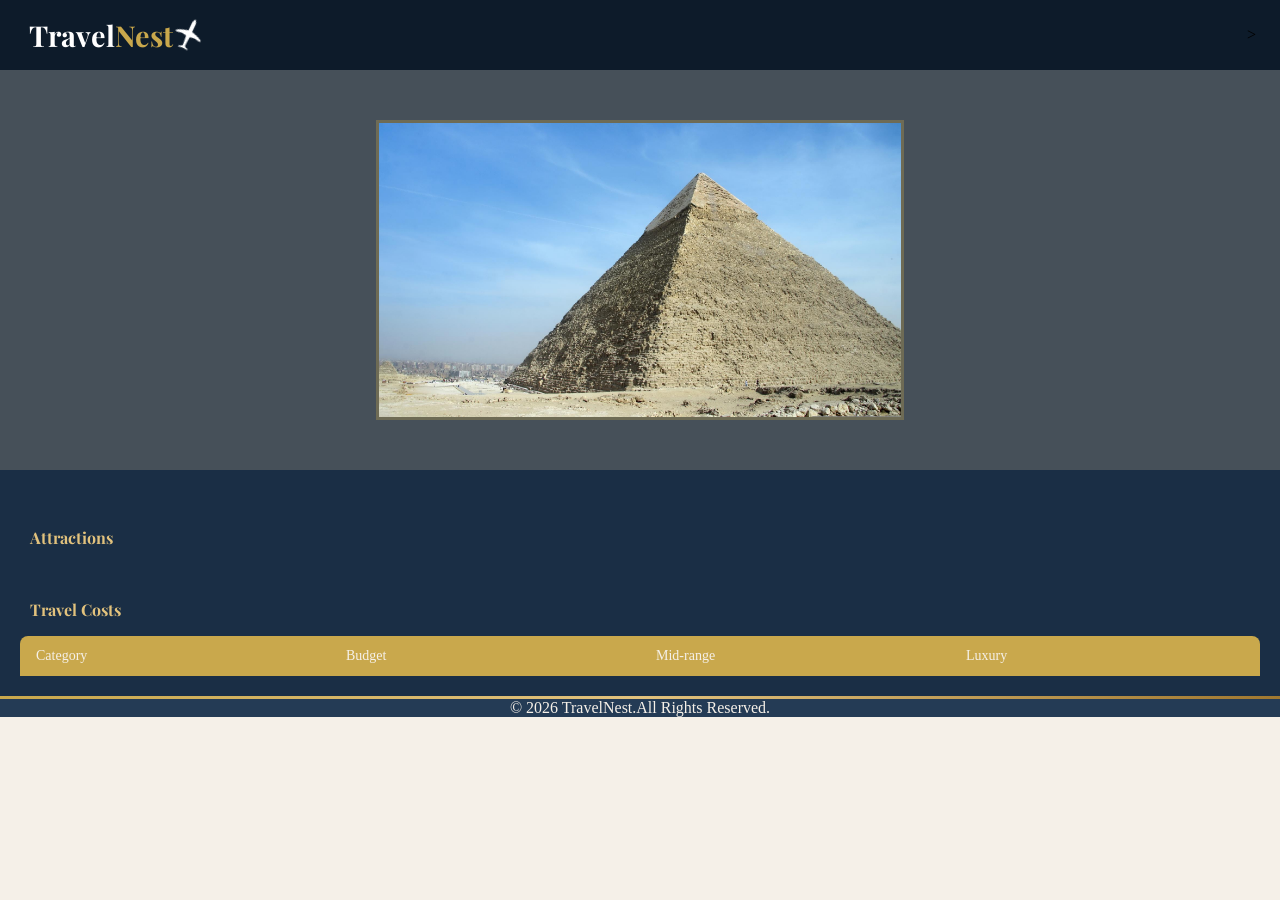
<file: Travelnest/destination-details.html>
<!DOCTYPE html>
<html lang="en">
<head>
    <meta charset="UTF-8">
    <meta name="viewport" content="width=device-width, initial-scale=1.0">
    <title>TravelNest</title>
    <link rel="stylesheet" href="CSS/styles.css">
    <link rel="shortcut icon" href="Images/favicon/Travelnest favicon.png" type="image/png">
</head>
<body>
    
    <header>
        <nav class="nav-bar">
            <a href="#" class="logo">Travel<span class="head">Nest</span><img src="Images/vecteezy_simple-airplane-decal_18127308.png" alt=""></a>
>       </nav>
    </header>

    <main class="destination-details-main">
        
            <div class="image-overlay">
               <div class="destination-details-image">
    
                   <img id="details_image" src="/Images/Destination-cards/giza.jpg" alt="Destination Image">
                </div>
            </div>
            <div class="destination-details-container">
              <div class="destination-details-info">
                <h1 id="details_location"></h1>
                <h2 id="details_country"></h2>
                <p id="details_description"></p>
                <h2 id = "Attractions">Attractions</h2>
                <ul id="details_attractions">
                    
                </ul>
                <h2 id="travel-costs">Travel Costs</h2>
                <table class="detail-table">
                        <thead>
                            <tr>
                                <th>Category</th>
                                <th> Budget</th>
                                <th> Mid-range</th>
                                <th> Luxury</th>
                            </tr>
                        </thead>
                        <tbody id="detail-costs">
                            
                        </tbody>
                    </table>
               </div>
            </div>

    </main>
     <div class="bar-section"></div>
    <div class="copy-rights">
       <p>© 2026 TravelNest.All Rights Reserved.</p>
    </div>
    

    <script src="Javascript/destination-details.js"></script>
</body>
</html>
</file>
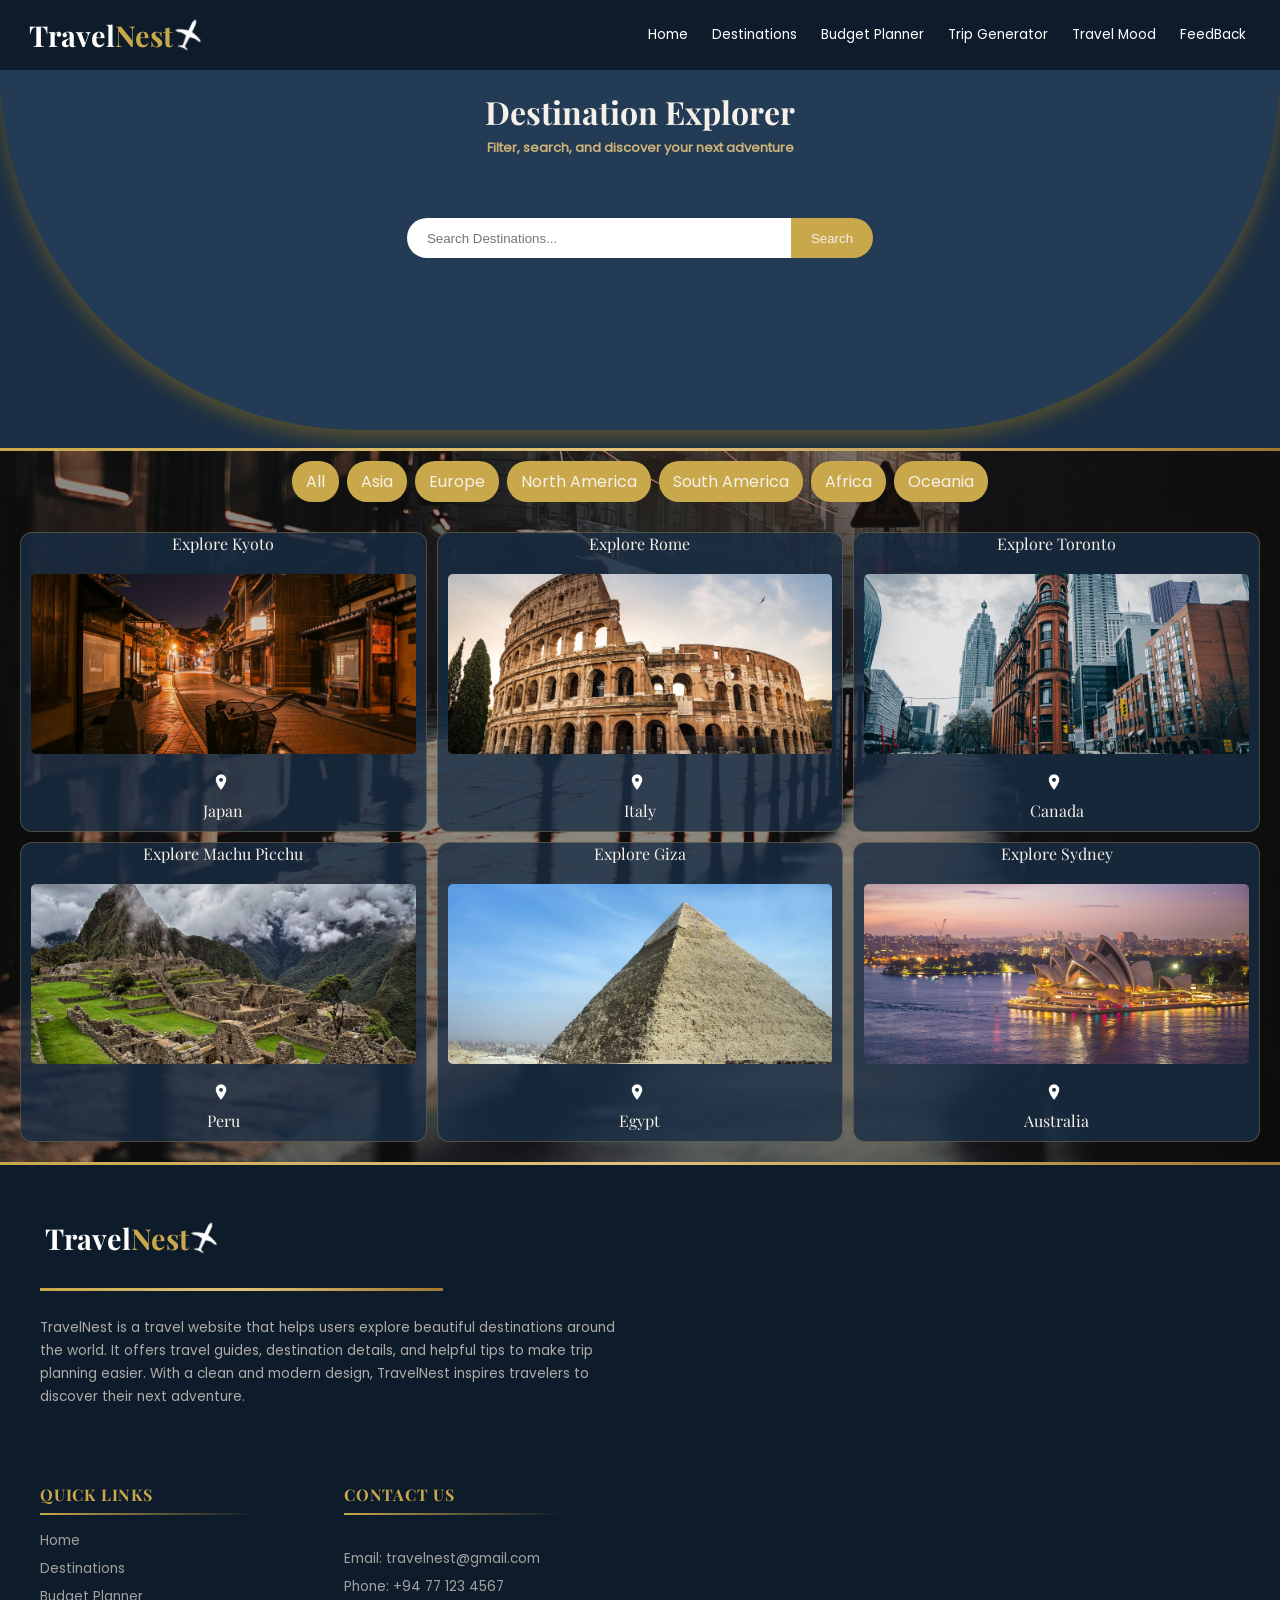
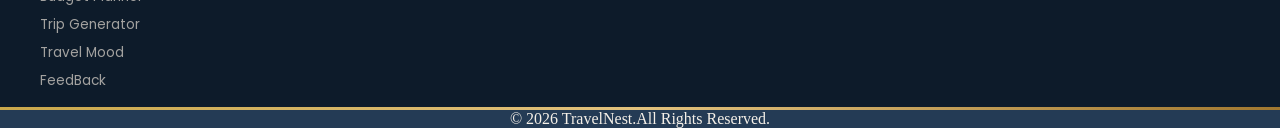
<file: Travelnest/Destinations.html>
<!DOCTYPE html>
<html lang="en">
<head>
    <meta charset="UTF-8">
    <meta name="viewport" content="width=device-width, initial-scale=1.0">
    <title>TravelNest</title>
    <link rel="stylesheet" href="CSS/styles.css">
    <link rel="shortcut icon" href="Images/favicon/Travelnest favicon.png" type="image/png">
</head>
<body>
    
    <header>
        <nav class="nav-bar">
            <a href="#" class="logo">Travel<span class="head">Nest</span><img src="Images/vecteezy_simple-airplane-decal_18127308.png" alt=""></a>
            <ul class="nav-menu">
                <li class="nav-items"><a href="index.html" class="nav-links">Home</a></li>
                <li class="nav-items"><a href="Destinations.html" class="nav-links">Destinations</a></li>
                <li class="nav-items"><a href="Trip-Budget-planner.html" class="nav-links">Budget Planner</a></li>
                <li class="nav-items"><a href="Trip-Generator.html" class="nav-links">Trip Generator</a></li>
                <li class="nav-items"><a href="Travel-mood.html" class="nav-links">Travel Mood</a></li>
                <li class="nav-items"><a href="feedback.html" class="nav-links">FeedBack</a></li>
            </ul>
            <div class="hamburger">
                <span class="bar"></span>
                <span class="bar"></span>
                <span class="bar"></span>
            </div>
        </nav>
    </header>
    <div class="overlay-dest">
    <main class = "destination-main">
    <div class="overlay-destinations">
    <div class="extra">
        <div class="search-container">
            <h1 class="head-destination">Destination Explorer</h1>
            <h3 class="sub-head-destination">Filter, search, and discover your next adventure</h3>
            <div class="search-bar-container">
                <input type="text" id="Search-bar" placeholder="Search Destinations...">
                <button class="btn-search" type="button">Search</button>
            </div>
        </div>
    </div>
    </div>
    
    <div class="bar-section"></div>
    <div class="Search-filter-buttons">
        <button class="filter-btn" data-filter="all">All</button>
        <button class="filter-btn" data-filter="Asia">Asia</button>
        <button class="filter-btn" data-filter="Europe">Europe</button>
        <button class="filter-btn" data-filter="North America">North America</button>
        <button class="filter-btn" data-filter="South America">South America</button>
        <button class="filter-btn" data-filter="Africa">Africa</button>
        <button class="filter-btn" data-filter="Oceania">Oceania</button>
    </div>
       <div class="destination-cards">
  <div class="destination-card" data-category="Asia" data-name="kyoto">
    <p class="location" id="dest1_location"></p>
    <img id="dest1_image" class="destination-img-card" src="" alt="kyoto">
    <img id="loc-icon" src="Images/icons8-location-50.png" alt="Location Icon">
    <p class="country"  id="dest1_country"></p>
   
  </div>

  <div class="destination-card" data-category="Europe" data-name="Rome">
    <p class="location" id="dest2_location"></p>
    
    <img id="dest2_image" class="destination-img-card" src="" alt="Rome">
   
    <img id="loc-icon" src="Images/icons8-location-50.png" alt="Location Icon">
    <p class="country"  id="dest2_country"></p>
   
  </div>

  <div class="destination-card" data-category="North America" data-name="Toronto">
    <p class="location" id="dest3_location"></p>
    <img id="dest3_image" class="destination-img-card" src="" alt="Toronto">
  
    <img id="loc-icon" src="Images/icons8-location-50.png" alt="Location Icon">
    <p class="country"  id="dest3_country"></p>
   
  </div>

  <div class="destination-card" data-category="South America" data-name="Machu picchu">
    <p class="location" id="dest4_location"></p>
    <img id="dest4_image" class="destination-img-card" src="" alt="Machu picchu">
    
    <img id="loc-icon" src="Images/icons8-location-50.png" alt="Location Icon">
    <p class="country"  id="dest4_country"></p>
    
  </div>

  <div class="destination-card" data-category="Africa" data-name="Giza">
    <p class="location" id="dest5_location"></p>
    <img id="dest5_image" class="destination-img-card" src="" alt="Giza">
    <img id="loc-icon" src="Images/icons8-location-50.png" alt="Location Icon">
    <p class="country"  id="dest5_country"></p>
  </div>
  <div class="destination-card" data-category="Oceania" data-name="Sydney">
    <p class="location" id="dest6_location"></p>
    <img id="dest6_image" class="destination-img-card" src="" alt="Sydney">
    <img id="loc-icon" src="Images/icons8-location-50.png" alt="Location Icon">
    <p class="country"  id="dest6_country"></p>
</div>
    </main>
    </div>
   
    <div class="bar-section"></div>
    <footer class = "footer">
        <div class = "footer-container">
            <div class = "footer-details">
                 
                <a href="#" class="logo">Travel<span class="head">Nest</span><img src="Images/vecteezy_simple-airplane-decal_18127308.png" alt=""></a>
                <span id="location-divider"></span>
                <p id="footer-intro-web">TravelNest is a travel website that helps users explore beautiful destinations around the world. It offers travel guides, destination details, and helpful tips to make trip planning easier. With a clean and modern design, TravelNest inspires travelers to discover their next adventure.</p><br><br>
                <div class="container-links">
                    <div class="sub-container1">
                    <h3 class = "quick-links">Quick links</h3>
                    <span id = "footer-line"></span>
                    <ul class = "nav-menu-footer">
                    <li class="nav-items-footer"><a href="index.html" class="nav-links-footer">Home</a></li>
                    <li class="nav-items-footer"><a href="Destinations.html" class="nav-links-footer">Destinations</a></li>
                    <li class="nav-items-footer"><a href="Trip-Budget-planner.html" class="nav-links-footer">Budget Planner</a></li>
                    <li class="nav-items-footer"><a href="Trip-Generator.html" class="nav-links-footer">Trip Generator</a></li>
                    <li class="nav-items-footer"><a href="Travel-mood.html" class="nav-links-footer">Travel Mood</a></li>
                    <li class="nav-items-footer"><a href="feedback.html" class="nav-links-footer">FeedBack</a></li>
                    </ul>
                    </div>
                    <div class="sub-container2">
                    <h3 class = "quick-links">Contact us</h3>
                     <span id = "footer-line"></span><br>
                     <p id ="contact">Email: travelnest@gmail.com</p>
                     <p id ="contact">Phone: +94 77 123 4567</p>
                    </div>
                </div>
            </div>
          
        </div>
    </footer>
    <div class="bar-section"></div>
    <div class="copy-rights">
       <p>© 2026 TravelNest.All Rights Reserved.</p>
    </div>
    

    <script src="Javascript/destination.js"></script>
    </body>
</file>
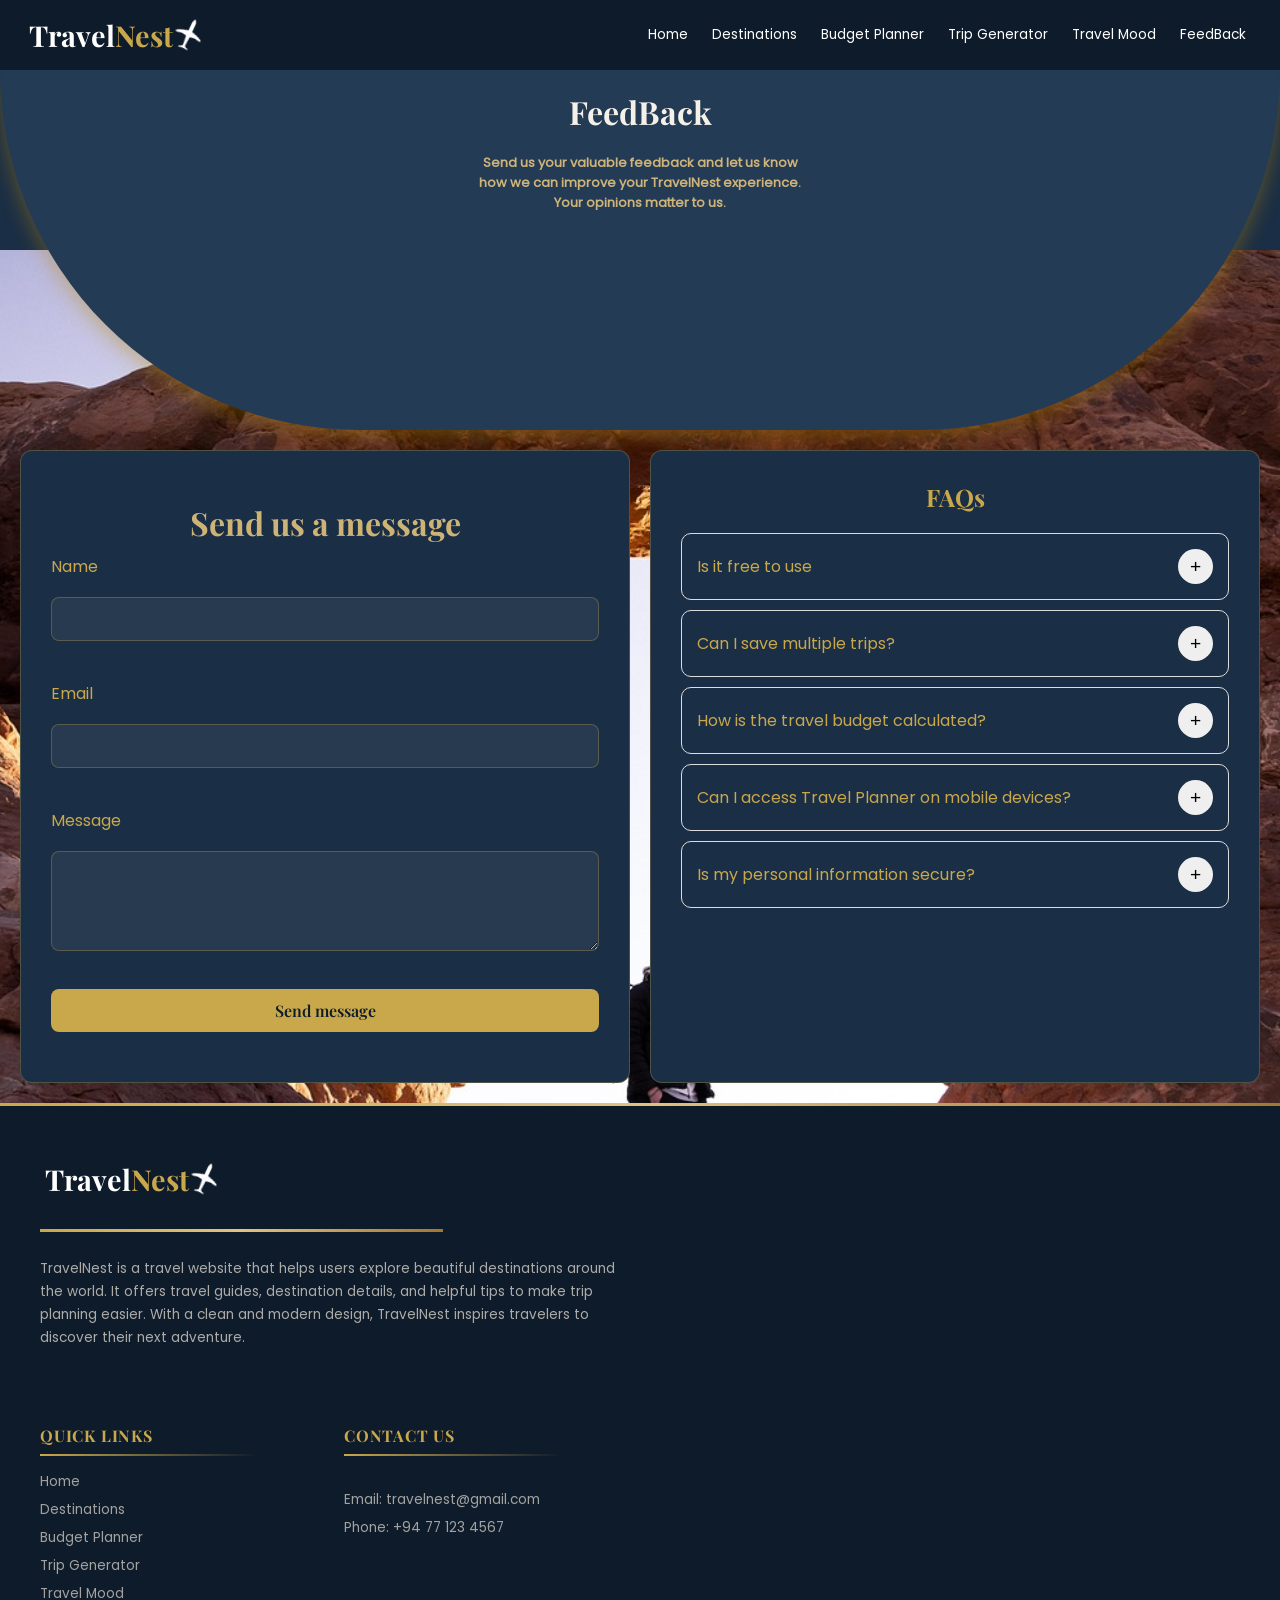
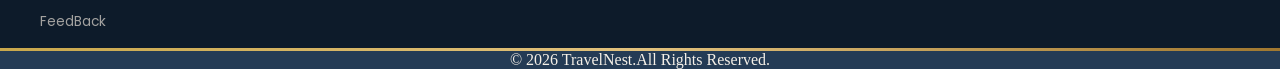
<file: Travelnest/feedback.html>
<!DOCTYPE html>
<html lang="en">
<head>
    <meta charset="UTF-8">
    <meta name="viewport" content="width=device-width, initial-scale=1.0">
    <title>TravelNest</title>
    <link rel="stylesheet" href="CSS/styles.css">
    <link rel="shortcut icon" href="Images/favicon/Travelnest favicon.png" type="image/png">
</head>
<body class="feedback">
    <header>
        <nav class="nav-bar">
            <a href="#" class="logo">Travel<span class="head">Nest</span><img src="Images/vecteezy_simple-airplane-decal_18127308.png" alt=""></a>
            <ul class="nav-menu">
                <li class="nav-items"><a href="index.html" class="nav-links">Home</a></li>
                <li class="nav-items"><a href="Destinations.html" class="nav-links">Destinations</a></li>
                <li class="nav-items"><a href="Trip-Budget-planner.html" class="nav-links">Budget Planner</a></li>
                <li class="nav-items"><a href="Trip-Generator.html" class="nav-links">Trip Generator</a></li>
                <li class="nav-items"><a href="Travel-mood.html" class="nav-links">Travel Mood</a></li>
                <li class="nav-items"><a href="feedback.html" class="nav-links">FeedBack</a></li>
            </ul>
            <div class="hamburger">
                <span class="bar"></span>
                <span class="bar"></span>
                <span class="bar"></span>
            </div>
        </nav>
        <div class="extra2">
        <div class="search-container">
            <h1 class="head-destination">FeedBack</h1>
            <h3 class="sub-head-budget">Send us your valuable feedback and let us know <br>how we can improve your TravelNest experience.<br> Your opinions matter to us.
        </h3>
        </div>
    </div>
    </header>
    <main class="feedback-main">
        <div class="feedback-form-container">
          <form class="feedback-form">
            <h1 id = "feedback-head">Send us a message</h1>
            <label for = "name" class = "feedback-labels"> Name </label><br>
            <input id = "name" name="name" class="feedback-input"><br>
            <label for = "email" class="feedback-labels">Email</label><br>
            <input id = "email" class="feedback-input" name="email" ><br>
            <label for = "input-area" class="feedback-labels">Message</label><br>
            <textarea placeholder="" name="input-area" class="feedback-input-area" id = "input-area"></textarea><br>
            <button type="button" id="send-msg">Send message</button>
            <p id = "result-submission"></p>
          </form>
        </div>

        <div class="QA">

            <h2 id="faq-head">FAQs</h2>

           <div class="faq-item">
            Is it free to use <button class="faq-question">+</button>

               <div class="faq-answer">
                Travel Planner helps users organize trips and budgets.
               </div>
            </div>

           <div class="faq-item">
           Can I save multiple trips?
          <button class="faq-question">+</button>

          <div class="faq-answer">
          Yes, you can create and manage multiple trips for different destinations.
          </div>
          </div>

          <div class="faq-item">
          How is the travel budget calculated?
         <button class="faq-question">+</button>

        <div class="faq-answer">
        The estimated budget is calculated by multiplying the number of travel days by the daily budget amount.
        </div>
        </div>

        <div class="faq-item">
        Can I access Travel Planner on mobile devices?
        <button class="faq-question">+</button>

       <div class="faq-answer">
        Yes, Travel Planner is designed to work on smartphones, tablets, and desktop computers.
       </div>
       </div>

      <div class="faq-item">
      Is my personal information secure?
      <button class="faq-question">+</button>

      <div class="faq-answer">
        Yes, your information is stored locally in your browser and is not shared with third parties.
    </div>
    </div>

    </div>
    </main>
    <div class="bar-section"></div>
    <footer class = "footer">
        <div class = "footer-container">
            <div class = "footer-details">
                 
                <a href="#" class="logo">Travel<span class="head">Nest</span><img src="Images/vecteezy_simple-airplane-decal_18127308.png" alt=""></a>
                <span id="location-divider"></span>
                <p id="footer-intro-web">TravelNest is a travel website that helps users explore beautiful destinations around the world. It offers travel guides, destination details, and helpful tips to make trip planning easier. With a clean and modern design, TravelNest inspires travelers to discover their next adventure.</p><br><br>
                <div class="container-links">
                    <div class="sub-container1">
                    <h3 class = "quick-links">Quick links</h3>
                    <span id = "footer-line"></span>
                    <ul class = "nav-menu-footer">
                    <li class="nav-items-footer"><a href="index.html" class="nav-links-footer">Home</a></li>
                    <li class="nav-items-footer"><a href="Destinations.html" class="nav-links-footer">Destinations</a></li>
                    <li class="nav-items-footer"><a href="Trip-Budget-planner.html" class="nav-links-footer">Budget Planner</a></li>
                    <li class="nav-items-footer"><a href="Trip-Generator.html" class="nav-links-footer">Trip Generator</a></li>
                    <li class="nav-items-footer"><a href="Travel-mood.html" class="nav-links-footer">Travel Mood</a></li>
                    <li class="nav-items-footer"><a href="feedback.html" class="nav-links-footer">FeedBack</a></li>
                    </ul>
                    </div>
                    <div class="sub-container2">
                    <h3 class = "quick-links">Contact us</h3>
                     <span id = "footer-line"></span><br>
                     <p id ="contact">Email: travelnest@gmail.com</p>
                     <p id ="contact">Phone: +94 77 123 4567</p>
                    </div>
                </div>
            </div>
          
        </div>
    </footer>
    <div class="bar-section"></div>
    <div class="copy-rights">
       <p>© 2026 TravelNest.All Rights Reserved.</p>
    </div>
<script src="Javascript/feedback.js"></script>
</body>
</html>
</file>
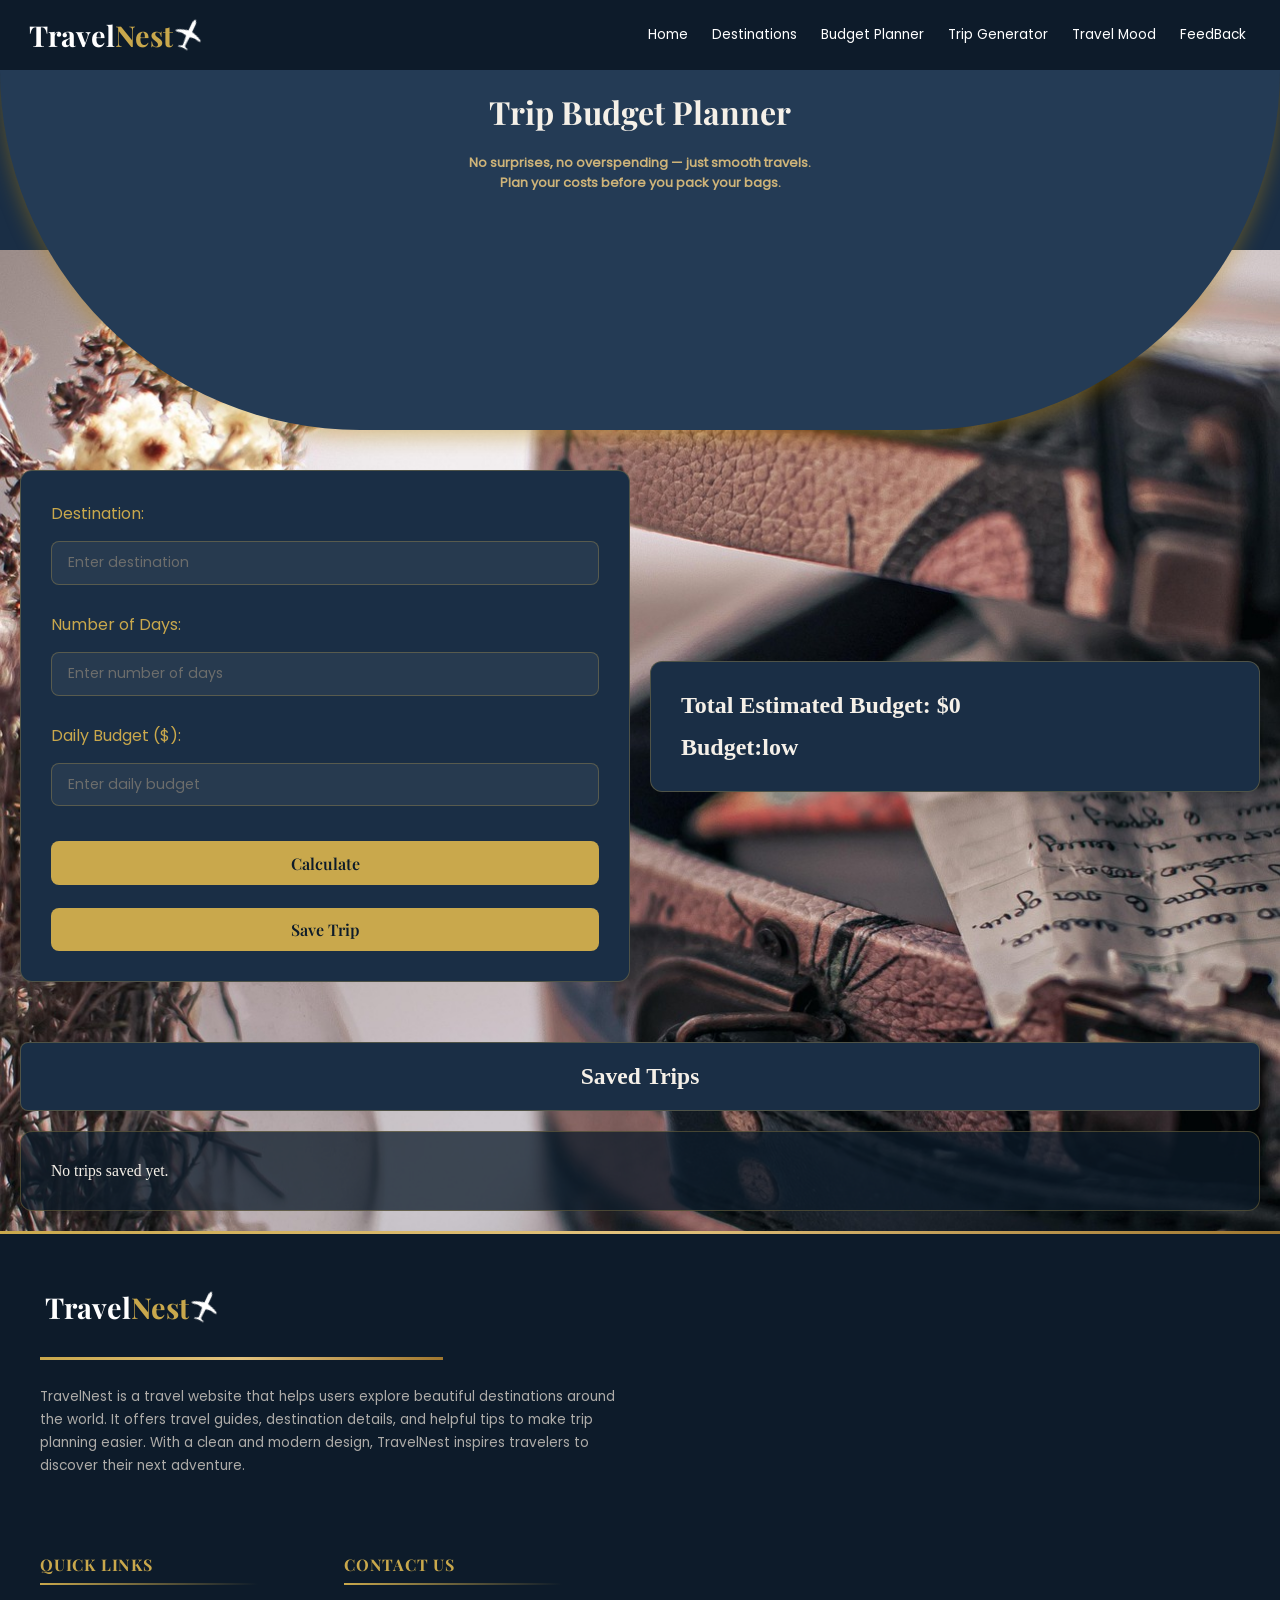
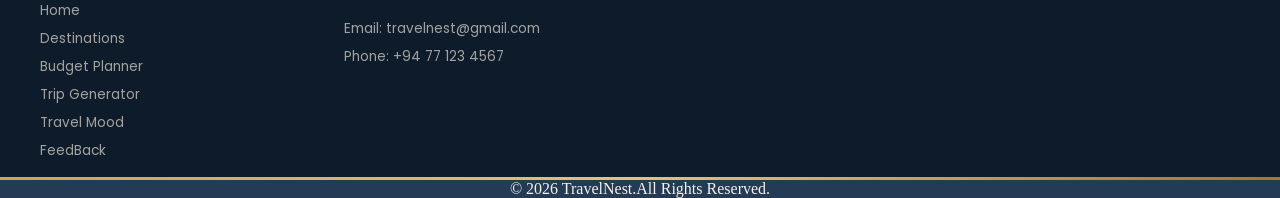
<file: Travelnest/Trip-Budget-planner.html>
<!DOCTYPE html>
<html lang="en">
<head>
    <meta charset="UTF-8">
    <meta name="viewport" content="width=device-width, initial-scale=1.0">
    <title>TravelNest</title>
    <link rel="stylesheet" href="CSS/styles.css">
    <link rel="shortcut icon" href="Images/favicon/Travelnest favicon.png" type="image/png">
</head>
<body class="budget">
    
    <header>
        <nav class="nav-bar">
            <a href="#" class="logo">Travel<span class="head">Nest</span><img src="Images/vecteezy_simple-airplane-decal_18127308.png" alt=""></a>
            <ul class="nav-menu">
                <li class="nav-items"><a href="index.html" class="nav-links">Home</a></li>
                <li class="nav-items"><a href="Destinations.html" class="nav-links">Destinations</a></li>
                <li class="nav-items"><a href="Trip-Budget-planner.html" class="nav-links">Budget Planner</a></li>
                <li class="nav-items"><a href="Trip-Generator.html" class="nav-links">Trip Generator</a></li>
                <li class="nav-items"><a href="Travel-mood.html" class="nav-links">Travel Mood</a></li>
                <li class="nav-items"><a href="feedback.html" class="nav-links">FeedBack</a></li>
            </ul>
            <div class="hamburger">
                <span class="bar"></span>
                <span class="bar"></span>
                <span class="bar"></span>
            </div>
        </nav>
        <div class="extra2">
        <div class="search-container">
            <h1 class="head-destination">Trip Budget Planner</h1>
            <h3 class="sub-head-budget">No surprises, no overspending — just smooth travels.
                <br>Plan your costs before you pack your bags.</h3>
        </div>
    </div>
    </header>
    <main class="budget-main">
    
        <div class="budget-planner">
            <div class="budget-form">
                <form id="budget-form">
                <label for="destination">Destination:</label>
                <input type="text" id="destination" placeholder="Enter destination">
                
                <label for="num-days">Number of Days:</label>
                <input type="number" id="num-days" placeholder="Enter number of days" min="0">
                <label for = "Daily-budget">Daily Budget ($):</label>
                <input type="number" id="daily-budget" placeholder="Enter daily budget" min="10">
                <button id="calculate-btn" type="button">Calculate</button>
                <button id="save-btn" type="button">Save Trip</button>
                </form>
            </div>
            <div class="budget-result">
                <h2>Total Estimated Budget: $<span id="total-budget">0</span></h2>
                <h2>Budget:<span id="budget">low</span></h2>
            </div>
        </div>
      
        <div class="saved-trip-container">

    <div class="saved-trips">
        <h2>Saved Trips</h2>
    </div>
</div>
 <div class="saved-trip-result">
        <div class="trips-container-saved">
            <!-- JS inserts cards here -->
        </div>
    </div>
      
    <div class="bar-section"></div>
    <footer class = "footer">
        <div class = "footer-container">
            <div class = "footer-details">
                 
                <a href="#" class="logo">Travel<span class="head">Nest</span><img src="Images/vecteezy_simple-airplane-decal_18127308.png" alt=""></a>
                <span id="location-divider"></span>
                <p id="footer-intro-web">TravelNest is a travel website that helps users explore beautiful destinations around the world. It offers travel guides, destination details, and helpful tips to make trip planning easier. With a clean and modern design, TravelNest inspires travelers to discover their next adventure.</p><br><br>
                <div class="container-links">
                    <div class="sub-container1">
                    <h3 class = "quick-links">Quick links</h3>
                    <span id = "footer-line"></span>
                    <ul class = "nav-menu-footer">
                    <li class="nav-items-footer"><a href="index.html" class="nav-links-footer">Home</a></li>
                    <li class="nav-items-footer"><a href="Destinations.html" class="nav-links-footer">Destinations</a></li>
                    <li class="nav-items-footer"><a href="Trip-Budget-planner.html" class="nav-links-footer">Budget Planner</a></li>
                    <li class="nav-items-footer"><a href="Trip-Generator.html" class="nav-links-footer">Trip Generator</a></li>
                    <li class="nav-items-footer"><a href="Travel-mood.html" class="nav-links-footer">Travel Mood</a></li>
                    <li class="nav-items-footer"><a href="feedback.html" class="nav-links-footer">FeedBack</a></li>
                    </ul>
                    </div>
                    <div class="sub-container2">
                    <h3 class = "quick-links">Contact us</h3>
                     <span id = "footer-line"></span><br>
                     <p id ="contact">Email: travelnest@gmail.com</p>
                     <p id ="contact">Phone: +94 77 123 4567</p>
                    </div>
                </div>
            </div>
          
        </div>
    </footer>
    <div class="bar-section"></div>
    <div class="copy-rights">
       <p>© 2026 TravelNest.All Rights Reserved.</p>
    </div>
<script src="Javascript/budget.js"></script>
</body>
</html>
</file>
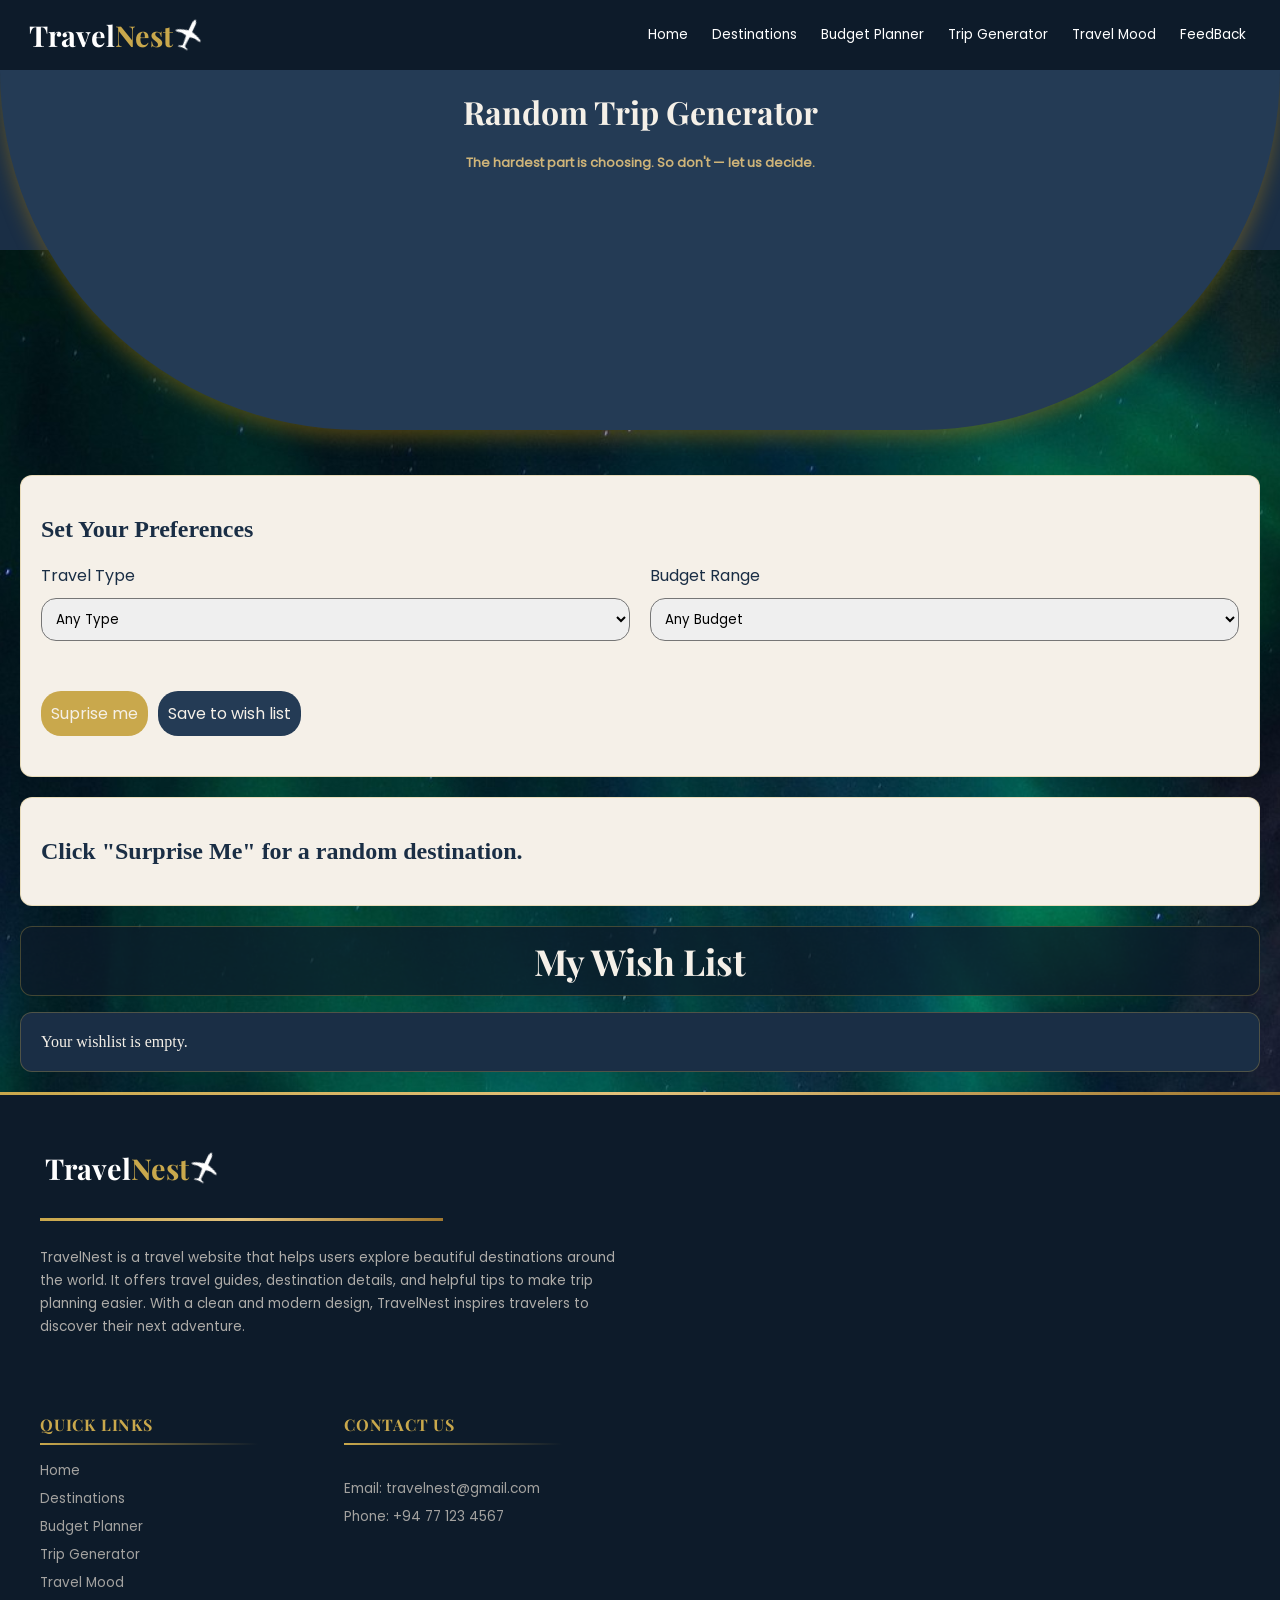
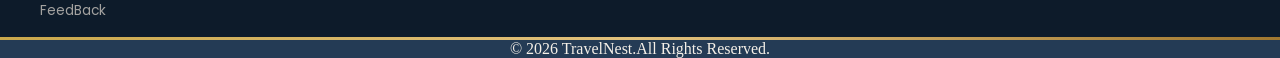
<file: Travelnest/Trip-Generator.html>
<!DOCTYPE html>
<html lang="en">
<head>
    <meta charset="UTF-8">
    <meta name="viewport" content="width=device-width, initial-scale=1.0">
    <title>TravelNest</title>
    <link rel="stylesheet" href="CSS/styles.css">
    <link rel="shortcut icon" href="Images/favicon/Travelnest favicon.png" type="image/png">
</head>
<body class="generator">
    
    <header>
        <nav class="nav-bar">
            <a href="#" class="logo">Travel<span class="head">Nest</span><img src="Images/vecteezy_simple-airplane-decal_18127308.png" alt=""></a>
            <ul class="nav-menu">
                <li class="nav-items"><a href="index.html" class="nav-links">Home</a></li>
                <li class="nav-items"><a href="Destinations.html" class="nav-links">Destinations</a></li>
                <li class="nav-items"><a href="Trip-Budget-planner.html" class="nav-links">Budget Planner</a></li>
                <li class="nav-items"><a href="Trip-Generator.html" class="nav-links">Trip Generator</a></li>
                <li class="nav-items"><a href="Travel-mood.html" class="nav-links">Travel Mood</a></li>
                <li class="nav-items"><a href="feedback.html" class="nav-links">FeedBack</a></li>
            </ul>
            <div class="hamburger">
                <span class="bar"></span>
                <span class="bar"></span>
                <span class="bar"></span>
            </div>
        </nav>
        <div class="extra2">
        <div class="search-container">
            <h1 class="head-destination">Random Trip Generator</h1>
            <h3 class="sub-head-budget">The hardest part is choosing.
So don't — let us decide.
        </h3>
        </div>
    </div>
    </header>
    <main class = "Main-generator">

        <!-- <div class="Title-preference">
            <h2 class="preferance-title">Set Your Preferences</h2>
            <p class="preferance-subtitle">Tell us a bit about your travel preferences, and we'll generate a personalized trip for you.</p>
        </div> -->
        <div class="preferance-container">
            <h2 id="preferance-title">Set Your Preferences</h2>
            <div class="preferances">
            <div class="location-container">
            <p>Travel Type</p>
            <select class="travel-type">
              <option value="anyType">Any Type</option>
              <option value="Adventure">Adventure</option>
              <option value="Relaxation">Relaxation</option>
              <option value="Cultural">Cultural</option>
              <option value="Nature">Nature</option>
              <option value="Urban">Urban</option>
            </select>
            </div>
            <div class="Budget-range">
            <p>Budget Range</p>
           <select class="budget-range-select">
              <option value="anyBudget">Any Budget</option>
              <option value="Low">Low</option>
              <option value="Medium">Medium</option>
              <option value="High">High</option>
           </select>
            </div>
            </div>
            <div class="button-container">
                <button id="suprise-me" type="button">Suprise me</button>
                <button id="Add-to-wish-list" type="button">Save to wish list</button>

            </div>
        </div>
        <div class="result-container">
           
            <div class="result-content">
            <h2>Click "Surprise Me" for a random destination.</h2>
            </div>
        </div>
       
          <div class="wish-list-header">
           <h2 id="wish-list-title">My Wish List</h2>
          </div>

          <div id="wish-list-content">
          <!-- Saved destinations will appear here -->
          </div>
       
       
    </main>
    <div class="bar-section"></div>
    <footer class = "footer">
        <div class = "footer-container">
            <div class = "footer-details">
                 
                <a href="#" class="logo">Travel<span class="head">Nest</span><img src="Images/vecteezy_simple-airplane-decal_18127308.png" alt=""></a>
                <span id="location-divider"></span>
                <p id="footer-intro-web">TravelNest is a travel website that helps users explore beautiful destinations around the world. It offers travel guides, destination details, and helpful tips to make trip planning easier. With a clean and modern design, TravelNest inspires travelers to discover their next adventure.</p><br><br>
                <div class="container-links">
                    <div class="sub-container1">
                    <h3 class = "quick-links">Quick links</h3>
                    <span id = "footer-line"></span>
                    <ul class = "nav-menu-footer">
                    <li class="nav-items-footer"><a href="index.html" class="nav-links-footer">Home</a></li>
                    <li class="nav-items-footer"><a href="Destinations.html" class="nav-links-footer">Destinations</a></li>
                    <li class="nav-items-footer"><a href="Trip-Budget-planner.html" class="nav-links-footer">Budget Planner</a></li>
                    <li class="nav-items-footer"><a href="Trip-Generator.html" class="nav-links-footer">Trip Generator</a></li>
                    <li class="nav-items-footer"><a href="Travel-mood.html" class="nav-links-footer">Travel Mood</a></li>
                    <li class="nav-items-footer"><a href="feedback.html" class="nav-links-footer">FeedBack</a></li>
                    </ul>
                    </div>
                    <div class="sub-container2">
                    <h3 class = "quick-links">Contact us</h3>
                     <span id = "footer-line"></span><br>
                     <p id ="contact">Email: travelnest@gmail.com</p>
                     <p id ="contact">Phone: +94 77 123 4567</p>
                    </div>
                </div>
            </div>
          
        </div>
    </footer>
    <div class="bar-section"></div>
    <div class="copy-rights">
       <p>© 2026 TravelNest.All Rights Reserved.</p>
    </div>
<script src="Javascript/Trip-generator.js"></script>
</body>
</html>
</file>
<file: Travelnest/CSS/styles.css>
* {
    margin: 0;
    padding: 0;
    box-sizing: border-box;
}

body {
    margin: 0;
    overflow-x: hidden;
    padding-top: 70px;
    background-color: var(--color-cream);
}

::-webkit-scrollbar {
    display: none;
}

/* ===== CSS VARIABLES ===== */
:root {
    /* Primary Colors */
    --color-navy:        #0D1B2A;
    --color-navy-mid:    #1A2E45;
    --color-navy-light:  #243B55;

    /* Gold Accents */
    --color-gold:        #C9A84C;
    --color-gold-light:  #E2C27D;
    --color-gold-dark:   #A07830;

    /* Neutrals */
    --color-white:       #FFFFFF;
    --color-cream:       #F5F0E8;
    --color-grey-light:  #D6D0C8;
    --color-grey-mid:    #8A8378;

    /* Utility */
    --color-overlay:     rgba(13, 27, 42, 0.75);
    --color-card-bg:     rgba(26, 46, 69, 0.80);
    --color-border:      rgba(201, 168, 76, 0.30);
}

/* ===== FONTS ===== */
@font-face {
    font-family: 'Playfair_Display';
    src: url("../Fonts/Playfair_Display/PlayfairDisplay-VariableFont_wght.ttf");
}

@font-face {
    font-family: 'Poppins';
    src: url("../Fonts/Poppins/Poppins-Regular.ttf");
}

@font-face {
    font-family: 'Lobster';
    src: url("../Fonts/Lobster/Lobster-Regular.ttf");
}

/* ===== NAVBAR ===== */
.nav-bar {
    display: flex;
    justify-content: space-between;
    padding: 0 24px;
    min-height: 70px;
    align-items: center;
    background-color: var(--color-navy); 
    z-index: 1000;
    position: fixed;
    top: 0;
    left: 0;
    width: 100%;
    transition: background 0.4s ease, backdrop-filter 0.4s ease;
}

.nav-bar.scrolled {
    background: var(--color-navy-mid);
    backdrop-filter: blur(8px);
    box-shadow: 0 2px 20px rgba(0, 0, 0, 0.3);
}

.nav-bar ul {
    list-style: none;
}

.nav-bar img {
    height: 40px;
    width: auto;
    transform: translateY(-1px) rotate(25deg);
}

/* ===== LOGO ===== */
.logo {
    display: flex;
    align-items: center;
    font-family: "Playfair_Display";
    font-size: 1.8rem; 
    text-decoration: none;
    font-weight: bold;
    color: var(--color-white);
    padding: 5px;
    cursor: default;
    flex-shrink: 0; 
}

.head {
    color: var(--color-gold);
}

/* ===== NAV MENU ===== */
.nav-menu {
    display: flex;
    align-items: center;
    gap: 4px; 
    z-index: 10000;
}

.nav-menu a {
    text-decoration: none;
    font-family: Poppins;
    font-size: 0.85rem; 
    color: var(--color-white);
    border-radius: 30px;
    padding: 6px 10px; 
    transition: 0.3s ease;
    position: relative;
    text-align: center;
    white-space: nowrap;
}

.nav-menu a::before {
    content: "";
    height: 3px;
    width: 0;
    background-color: var(--color-gold-light);
    position: absolute;
    bottom: 0;
    left: 0;
    transition: 0.3s ease;
}

.nav-menu a:hover::before {
    width: 100%;
}

/* ===== HAMBURGER ===== */
.hamburger {
    display: none;
    cursor: pointer;
}

.bar {
    display: block;
    width: 25px;
    height: 3px;
    margin: 5px auto;
    background-color: var(--color-gold);
    position: relative;
    transition: 0.3s ease-in;
}

/* ===== TOPPER ===== */
.topper {
    display: flex;
    width: 100%;
    text-align: center;
    justify-content: center;
    flex-direction: column;
    color: var(--color-cream);
    background-color: transparent;
}

#p1  { font-family: "Playfair_Display"; }
#sub1 { font-family: "Poppins"; font-size: small; font-style: italic; }

/* ===== DIVIDER ===== */
.divider {
    height: 3px;
    width: 60%;
    max-width: 400px;
    background: linear-gradient(to right, transparent, var(--color-gold), transparent);
    margin: auto;
}

/* ===== BACKGROUND SLIDE ===== */
.background-slide {
    background-size: cover;
    background-position: center;
    min-height: 100vh;
    display: flex;
    flex-direction: column;
    position: relative;
    z-index: 1;
}

/* ===== HERO SECTION ===== */
.Hero-section {
    display: grid;
    grid-template-columns: 1fr 1fr;
    position: relative;
    height: 100vh;
}

.overlay {
    grid-column: 1 / 2; 
    position: absolute;
    inset: 0;           
    background-color: var(--color-overlay);
    z-index: 0;
}

/* ===== HERO TEXT ===== */
.text {
    animation: fadeup 0.4s ease;
    display: flex;
    flex-direction: column;
    justify-content: center;
    position: absolute;
    bottom: 20%;
    left: 0;
    padding: 2rem 5%;
    z-index: 2;
    width: 100%; 
}

.text h2 {
    font-size: 2rem;
    color: var(--color-cream);
    margin-bottom: 8px;
    font-family: "Playfair_Display";
}

.text p {
    font-size: 1.25rem;
    color: var(--color-cream);
    font-family: Poppins;
    opacity: 0.85;
}

#line {
    display: block;
    width: 200px;
    height: 3px;
    border-radius: 30px;
    background: linear-gradient(to right, var(--color-gold), var(--color-gold-light), var(--color-gold-dark));
    margin: 10px 0;
}

#location {
    font-size: 0.9rem;
    color: var(--color-cream);
    font-family: Poppins;
    opacity: 0.85;
    display: flex;
    align-items: center;
}

#loc-icon {
    height: 16px;
    width: auto;
    margin-right: 5px;
}

/* ===== BAR SECTION ===== */
.bar-section {
    display: block;
    width: 100%;
    height: 3px;
    background: linear-gradient(to right, var(--color-gold), var(--color-gold-light), var(--color-gold-dark));
    margin: 0;
}

/* ===== DESTINATION OF THE DAY ===== */
.destination-of-the-day {
    display: grid;
    grid-template-columns: 1fr 1fr;
    background-color: var(--color-cream);
    min-height: 88vh; 
    width: 100%;
    position: relative;
    padding: 20px 0;  
}

.bar-vertical {
    position: absolute;
    top: 0;
    left: 50%;
    width: 2.5px;
    height: 90%;
    background: linear-gradient(to bottom, var(--color-grey-light), var(--color-navy), var(--color-grey-light));
    border-radius: 100px;
    z-index: 2;
}

.bar-vertical::before {
    content: "";
    position: absolute;
    top: -10px;
    left: -8.5px;
    width: 20px;
    height: 20px;
    background-color: var(--color-gold);
    border-radius: 50%;
    z-index: 3;
}

#text-des {
    display: block;
    font-family: 'Playfair_Display', serif;
    font-size: 2rem;
    color: var(--color-navy);
    z-index: 1;
    box-sizing: border-box;
    width: 100%;
    animation: fadeup 0.4s ease;
}

/* ===== DESTINATION IMAGES ===== */
.destination-image {
    display: flex;
    flex-direction: row;
    align-items: center;      
    justify-content: center;
    height: 82vh;
    z-index: 1;
    width: 100%;
    gap: 10px;
    padding: 20px 10px;
}

.image-binder {
    height: 60%;              
    width: 28%;
    object-fit: cover;
    object-position: center;
    border: solid 3px var(--color-border);
    border-radius: 8px;      
    animation: fadein 0.4s ease;
    transition: transform 0.3s ease, box-shadow 0.3s ease;
}


.image-binder:nth-child(2) {
    height: 75%;
    margin-top: -30px;
}

.image-binder:hover {
    transform: scale(1.03);
    box-shadow: 0 8px 24px rgba(13, 27, 42, 0.3);
}

/* ===== DESTINATION TEXT ===== */
.text-destination {
    display: block;
    max-height: 80vh;
    margin: 20px 25px 20px 25px;
    animation: fadeup 0.4s ease;
    overflow-y: auto; 
}

.text-destination h2 {
    font-family: 'Lobster';
    font-size: 3rem;
    font-weight: 500;
    color: var(--color-navy);
    margin-bottom: 10px;
    animation: fadeup 0.4s ease;
}

#highlight {
    color: var(--color-gold-dark);
}

.text-destination p {
    font-size: 1.5rem;
    color: var(--color-navy-mid);
    font-family: 'Playfair_Display';
    display: flex;
    align-items: center;
    margin-bottom: 20px;
    animation: fadeup 0.4s ease;
}

#location-details {
    font-size: 1rem;
    color: var(--color-navy-light);
    font-family: 'Poppins';
    animation: fadeup 0.4s ease;
}

#location-divider {
    display: block;
    width: 70%;
    height: 3px;
    background: linear-gradient(to right, var(--color-gold), var(--color-gold-light), var(--color-gold-dark));
    margin: 5px 5px 5px 0;
    animation: fadeup 0.4s ease;
}

/* ===== INFO BOXES ===== */
.boxes {
    display: grid;
    grid-template-columns: 1fr 1fr;
    grid-template-rows: 1fr 1fr;
    align-items: center;
    height: 40vh;
    width: 100%;
    gap: 5px;
}

.box1, .box2, .box3, .box4 {
    display: block;
    height: 20vh;
    width: 100%;
    border: solid var(--color-border) 1px;
    background-color: rgba(201, 168, 76, 0.08);
    border-radius: 10px;
    animation: faderight 0.4s ease;
    transition: background-color 0.3s ease;
    padding: 10px 20px; 
}

.box1:hover, .box2:hover, .box3:hover, .box4:hover {
    background-color: rgba(201, 168, 76, 0.15);
}

.det-topic {
    font-size: 0.9rem;
    color: var(--color-grey-mid);
    font-family: 'Playfair_Display';
    margin-top: 10px;
    animation: faderight 0.4s ease;
}

.det-emoji {
    font-size: 1rem;
    margin-top: 10px;
    animation: faderight 0.4s ease;
}

.det-content {
    font-size: 1.5rem;
    animation: faderight 0.4s ease;
}

.nav-bar.clicked {
    background-color: var(--color-navy);
    backdrop-filter: none;
    box-shadow: none;}


.svg{width: 1.5rem;
    height: 1.5rem;
    
}



.footer-details img{
    height: 40px;
    width: auto;
    transform: translateY(-1px) rotate(25deg);
}

.Newsletter img{
    
    display: inline;
    height: 2rem;
    width:auto;
    transform: translateY(0px) rotate(0deg);
}
/* ===== FOOTER ===== */
.footer {
    background-color: var(--color-navy);
    padding: 3rem 2rem 1rem;
    color: var(--color-cream);
}

.footer-container {
    display: grid;
    grid-template-columns: 1fr 1fr;  
    gap: 3rem;
    max-width: 1200px;
    margin: 0 auto;
    align-items: start;
}

.footer-details {
    display: flex;
    flex-direction: column;
    gap: 1.25rem;
}

#footer-intro-web {
    font-family: Poppins;
    font-size: 0.85rem;
    color: var(--color-grey-light);
    line-height: 1.7;
    opacity: 0.8;
}

.container-links {
    display: grid;
    grid-template-columns: 1fr 1fr;  
    gap: 2rem;
}

.quick-links {         
    font-family: 'Playfair_Display';
    font-size: 1rem;
    color: var(--color-gold);
    margin-bottom: 0.5rem;
    text-transform: uppercase;
    letter-spacing: 0.05em;
}

#footer-line {
    display: block;
    height: 2px;
    width: 80%;
    background: linear-gradient(to right, var(--color-gold), transparent);
    margin-bottom: 1rem;
}

.nav-menu-footer {
    list-style: none;
    display: flex;
    flex-direction: column;
    gap: 0.5rem;
}

.nav-links-footer {
    text-decoration: none;
    font-family: Poppins;
    font-size: 0.85rem;
    color: var(--color-grey-light);
    opacity: 0.75;
    transition: opacity 0.2s, color 0.2s;
}

.nav-links-footer:hover {
    opacity: 1;
    color: var(--color-gold-light);
}

#contact {
    font-family: Poppins;
    font-size: 0.85rem;
    color: var(--color-grey-light);
    opacity: 0.75;
    margin-bottom: 0.5rem;
}


.Newsletter {
    background: var(--color-card-bg);
    border: 1px solid var(--color-border);
    border-radius: 12px;
    padding: 2rem;
}

#quick-links2 {

    font-family: 'Playfair_Display';
    font-size: 1rem;
    color: var(--color-gold);
    display: flex;
    align-items: center;
    gap: 8px;
    margin-bottom: 1.5rem;
    align-items: center;
}


.Newsletter-fields {
    border: none;
    padding: 0;
    margin: 0;
    display: flex;
    flex-direction: column;
}

.Newsletter-fields label {
    font-family: Poppins;
    font-size: 0.82rem;
    color: var(--color-grey-light);
    opacity: 0.85;
}

.Newsletter-fields input {
    width: 100%;
    padding: 0.65rem 1rem;
    background: rgba(255, 255, 255, 0.06);
    border: 1px solid var(--color-border);
    border-radius: 8px;
    color: var(--color-cream);
    font-family: Poppins;
    font-size: 0.88rem;
    transition: border-color 0.2s;
    margin-bottom: 0.75rem;
}

.Newsletter-fields input::placeholder {
    color: var(--color-grey-mid);
    opacity: 0.7;
}

.Newsletter-fields input:focus {
    outline: none;
    border-color: var(--color-gold);
}

#btnsubmit {
    width: 100%;
    padding: 0.7rem;
    background: var(--color-gold);
    color: var(--color-navy);
    border: none;
    border-radius: 8px;
    font-family:"Playfair_Display";
    font-size: 1rem;
    font-weight: 600;
    cursor: pointer;
    transition: background 0.2s, transform 0.1s;
    margin-top: 0.5rem;
}

#btnsubmit:hover {
    background: var(--color-gold-light);
    transform: translateY(-1px);
}

#btnsubmit:active {
    transform: scale(0.98);
}

/* Error / success messages */
.newsletter-error {
    font-size: 0.78rem;
    color: #F0997B;
    margin-top: 0.5rem;
    display: none;
}

.newsletter-success {
    font-size: 0.78rem;
    color: var(--color-gold-light);
    margin-top: 0.5rem;
    display: none;
}

.newsletter-error.visible,.newsletter-success.visible {
    display: block;
}

.copy-rights{
    background-color:var(--color-navy-light);
    display: flex;
    justify-content: center;
    color: var(--color-cream);
    
}

/* ==== PAGE 2 DESTINATIONS ==== */

.extra{
    height: 42vh;
    background-color: var(--color-navy-mid);
}

.search-container{
    
    height: 40vh;
    width:100%;
    z-index: -90;
    background-color: var(--color-navy-light);
    border-radius: 0 0 100vh 100vh;
    box-shadow: 0 8px 20px rgba(184, 134, 11, 0.4);
  
}

.head-destination{
    padding-top: 20px;
    display: flex;
    justify-content: center;
    color: var(--color-cream);
    font-family: "Playfair_Display";

}
.sub-head-destination{
    padding-top: 5px;
    display: flex;
    justify-content:center;
    color: var(--color-gold-light);
    opacity:0.9;
    font-family:Poppins;
    font-size: 13px;
    text-decoration:none;
}
.search-bar-container{
    padding-top: 60px;
    display: flex;
    gap: 0px;
    width: 100%;
    justify-content: center;
    padding-bottom: 20px;
    
}
.search-bar-container input{
    width: 30%;
    height: 40px;
    border-radius:20px 0px 0px 20px;
    padding-left: 20px;
    border: none;
    
}

.search-bar-container button{

    height: 40px;
    border-radius:0px 20px 20px 0px;
    padding-left: 20px;
    padding-right: 20px;
    border: none;  
    color: var(--color-cream);
    background-color: var(--color-gold);
}

.search-bar-container button:hover{
    background-color: var(--color-gold-light);
    cursor: pointer;
}

.Search-filter-buttons {
    display: flex;
    justify-content: center;
    flex-wrap: wrap;            
    gap: 8px;
    padding: 10px 16px;
    width: 100%;
    box-sizing: border-box;
}

.filter-btn {
    border: none;
    padding: 8px 14px;
    border-radius: 20px;
    background-color: var(--color-gold);
    color: var(--color-cream);
    font-family: Poppins;
    font-size: 1rem;
    white-space: nowrap;
    flex-shrink: 0;
    transition: background-color 0.2s;
    cursor: pointer;
}
.filter-btn:hover {
    background-color: var(--color-gold-light);
}

.destination-cards {
    height: auto;
    width: 100%;
    display: grid;
    grid-template-columns:repeat(3, 1fr);
    gap: 10px;
    padding: 20px;
    box-sizing: border-box;
}
.destination-card {
    background-color: var(--color-card-bg);
    border: 1px solid var(--color-border);
    border-radius: 12px;
    text-align: center;
    color: var(--color-cream);
    display: flex;
    flex-direction: column;
    justify-content: center;
    align-items: center;
    font-family: 'Playfair_Display';
    transition: transform 0.3s ease, box-shadow 0.3s ease;
    width: 100%;
    height:auto;
    gap: 10px;
    padding-bottom: 10px;


}
   

.destination-card:hover {
    transform: translateY(-5px);
    box-shadow: 0 10px 30px rgba(13, 27, 42, 0.3);
}

.destination-img-card{
    width: 100%;
    border-radius: 15px;
    padding: 10px;
    height: 200px;
    object-fit: cover;
   
    
}
.saved-trip-result{

    gap: 15px;
    background-color: var(--color-overlay);
    border: 1px solid var(--color-border);
    border-radius: 12px;
    padding: 30px;
    color: var(--color-cream);
    font-size: 0.98rem;
   
}
.saved-trip{
    font-family: 'Playfair_Display';
    font-size: 1.5rem;
    color: var(--color-gold);
    height: 60px;
    gap: 10px;
}
.saved-trip-container {
    display: flex;
    flex-direction: column;
    gap: 20px;
}
.saved-trip-result {
    display: flex;
    flex-direction: column;
    gap: 15px;
    padding: 10px;
}

.trip-card {
    background: var(--color-card-bg);
    border-radius: 12px;
    padding: 15px;
    box-shadow: 0 4px 12px rgba(0,0,0,0.1);
    transition: transform 0.2s ease;
}

.trip-card:hover {
    transform: translateY(-3px);
}

.trip-card h3 {
    margin: 0 0 10px 0;
}

.trip-card button {
    margin-top: 10px;
    padding: 6px 10px;
    border: none;
    background: var(--color-gold);
    color: var(--color-navy);
    border-radius: 6px;
    cursor: pointer;
}

.saved-trip-result{
    gap: 15px;
    background-color: var(--color-overlay);
    border: 1px solid var(--color-border);
    border-radius: 12px;
    padding: 30px;
    color: var(--color-cream);
    font-size: 0.98rem;
    margin: 20px;
   
}
#Trip-name{
    color: #C9A84C;
}
#Trip-details{
    color: var(--color-cream);
    opacity: 0.8;
}
.destination-main{
    position: relative;
}

.destination-main::before {
    content: '';
    position: absolute;
    inset: 0;                              
    background: rgba(0, 0, 0, 0.45);      
    z-index: 0;
    pointer-events: none;                  
}

.destination-main > * {
    position: relative;
    z-index: 1;
}

.filter-btn:focus {
    outline: white solid 2px;
    box-shadow: 0 0 0 2px var(--color-gold);
}

.destination-card:focus {
    outline: white solid 2px;
    box-shadow: 0 0 0 2px var(--color-gold);
}

/* ====BUDGET PLAN PAGE==== */


.budget-planner{
    display: grid;
    grid-template-columns: 1fr 1fr;
    align-items: center;
    gap: 20px;
    padding: 40px 20px;
}
.budget-form form{
    display: flex;
    flex-direction: column;
    gap: 15px;
    background-color: var(--color-navy-mid);
    border: 1px solid var(--color-border);
    border-radius: 12px;
    padding: 30px;
}
main.budget-main{
    padding-top: 20vh;
}
body.budget{
    background-image:url(../Images/bg2.jpg);
    background-size: cover;
    background-position: center;
}

.budget-result{
    display: flex;
    flex-direction: column;
    gap: 15px;
    background-color: var(--color-navy-mid);
    border: 1px solid var(--color-border);
    border-radius: 12px;
    padding: 30px;
    color: var(--color-cream);
}

.extra2{
    height: 20vh;
    background-color: var(--color-navy-mid);
}
.sub-head-budget{
    padding-top: 20px;
    display: flex;
    justify-content:center;
    color: var(--color-gold-light);
    opacity:0.9;
    font-family:Poppins;
    font-size: 13px;
    text-decoration:none;
    text-align: center;
}

.budget-form label {
    font-family: Poppins;
    font-size: 1rem;
    color: var(--color-gold);;
}

.budget-form input {
    width: 100%;
    padding: 0.65rem 1rem;
    background: rgba(255, 255, 255, 0.06);
    border: 1px solid var(--color-border);
    border-radius: 8px;
    color: var(--color-cream);
    font-family: Poppins;
    font-size: 0.88rem;
    transition: border-color 0.2s;
    margin-bottom: 0.75rem;
}

.budget-form input::placeholder {
    color: var(--color-grey-mid);
    opacity: 0.7;
}

.budget-form input:focus {
    outline: none;
    border-color: var(--color-gold);
}

#calculate-btn,#save-btn {
    width: 100%;
    padding: 0.7rem;
    background: var(--color-gold);
    color: var(--color-navy);
    border: none;
    border-radius: 8px;
    font-family:"Playfair_Display";
    font-size: 1rem;
    font-weight: 600;
    cursor: pointer;
    transition: background 0.2s, transform 0.1s;
    margin-top: 0.5rem;
}

#calculate-btn:hover, #save-btn:hover {
    background: var(--color-gold-light);
    transform: translateY(-1px);
}

#calculate-btn:active, #save-btn:active {
    transform: scale(0.98);
}

.saved-trip-container{
    display: flex;
    flex-direction: column;
    border: 1px solid var(--color-border);
    border-radius: 8px;
    padding: 20px;
    background-color: var(--color-navy-mid);
    margin: 20px;
    color: var(--color-cream);
    font-size: 0.98rem;
    text-align: center;
}

.destination-main{
    background-color: var(--color-overlay);
    background-image: url(../Images/bg1.jpg);
    background-size: cover;
    background-position: center;
}


.destination-details-image {
  width: 100%;
  height: 400px;
  display: flex;
  justify-content: center;
  align-items: center;
  gap: 10px;
  background-color: var(--color-overlay);

}
.image-overlay {
  background-image: url();
  background-size: cover;
  background-position: center;
}
#details_image{
    max-width: 100%;
    height: 300px;
    border:solid 3px var(--color-border);
}

#details_location {
    font-size: 2rem;
    color: var(--color-gold-light);
    margin-top: 8px;
    font-family:Playfair_Display;
}
#details_country {
    font-size: 1.25rem;
    color: var(--color-gold);
    margin-bottom: 12px;
    font-family:Playfair_Display;
}
#details_description {
    font-size: 14px;
    line-height: 1.7;
    opacity: 0.9;
    margin-top: 12px;
    font-family: Poppins;
    color: var(--color-cream);
}

#Attractions{
    padding-left: 10px;
    font-size: 1rem;
    line-height: 2;
    font-family: Playfair_Display;
    color: var(--color-gold-light);
    padding-top: 20px;
  
}

#details_attractions{
    padding-left: 10px;
    font-size: 14px;
    line-height: 2;
    font-family: Playfair_Display;
    color: var(--color-gold-light);
    text-decoration: none;
    padding-bottom: 20px;
}
#details_attractions li{
    text-decoration: none;
    list-style-type: none;
    color: var(--color-cream);
    font-family: Poppins;
}

#travel-costs{
    padding-left: 10px;
    font-size: 1rem;
    line-height: 2;
    font-family: Playfair_Display;
    color: var(--color-gold-light);
    padding-top: 20px;
    padding-bottom: 10px;
}

.detail-table {
  width: 100%;
  border-collapse: collapse;
  table-layout: fixed;
}

.detail-table thead tr {
  background: var(--color-gold);
}

.detail-table thead th {
  padding: 12px 16px;
  text-align: left;
  font-size: 14px;
  font-weight: 500;
  color: var(--color-cream);
}

.detail-table thead th:first-child { border-radius: 8px 0 0 0; }
.detail-table thead th:last-child  { border-radius: 0 8px 0 0; }

.detail-table tbody tr {
  border-bottom: 0.5px solid var(--color-border);
  transition: background 0.15s;
}

.detail-table tbody tr:hover {
  background: rgba(255, 255, 255, 0.05);
}

.detail-table tbody tr:last-child {
  border-bottom: none;
}

.detail-table td {
  padding: 12px 16px;
  font-size: 14px;
  color: var(--color-cream);
}

.detail-table td:first-child {
  color: var(--color-gold-light);
  font-size: 14px;
}
.destination-details-container {
  display: flex;
  flex-direction: column;
  gap: 30px;
  padding: 20px;
  background-color:var(--color-navy-mid);
}


/* TRIP GENERATOR PAGE */

body.generator{
    background-image:url(../Images/bg3.jpg);
    background-size: cover;
    background-position: center;
}

.Main-generator{
    height: auto;
    padding-top: 25vh;
    padding-left: 20px;
    padding-right: 20px;
    gap: 20px;
    
}

.preferance-container{
    display: flex;
    flex-direction:column;
    gap: 20px;
    padding: 40px 20px;
    background-color: var(--color-cream);
    border: 1px solid var(--color-border);
    border-radius: 12px;
    color: var(--color-navy-mid);
    font-family: Fairplay_Display;
}

.preferances{
    display: grid;
    grid-template-columns: 1fr 1fr;
    gap: 20px;
}
.location-container{
    display: flex;
    flex-direction: column;
    gap: 10px;
    font-family: Poppins;
}

.Budget-range{
    display: flex;
    flex-direction: column;
    gap: 10px;
    font-family: Poppins;
}
.travel-type{
    display: flex;
    flex-direction: column;
    font-family: Poppins;
    border-radius: 15px;
    padding: 10px;
    align-items: center;
}

.budget-range-select{
    display: flex;
    flex-direction: column;
    font-family: Poppins;
    border-radius: 15px;
    padding: 10px;
    align-items: center;

}

#suprise-me{
    font-family:Poppins;
    font-size: 1rem;
    padding: 10px;
    border-radius: 20px;
    background-color: var(--color-gold);
    border: none;
    color: var(--color-cream);
}

#Add-to-wish-list{
     font-family:Poppins;
    font-size: 1rem;
    padding: 10px;
    border-radius: 20px;
    background-color: var(--color-navy-light);
    border: none;
    color: var(--color-cream);
}

.button-container{
    padding-top: 30px;
    display:flex;
    gap: 10px;
}

#suprise-me:hover{
    background-color: var(--color-gold-light);
    cursor: pointer;
}

#suprise-me:active{
    transform: scale(0.98);
    animation: spin360 0.5s ease;
}
#Add-to-wish-list:hover{
    background-color: var(--color-navy);
    cursor: pointer;
}
.result-container{
    display: flex;
    flex-direction:column;
    gap: 20px;
    padding: 40px 20px;
    background-color: var(--color-cream);
    border: 1px solid var(--color-border);
    border-radius: 12px;
    color: var(--color-navy-mid);
    font-family: Fairplay_Display;
    margin-top: 20px;
    margin-bottom: 20px;

}

.types{
    padding-top: 20px;
    display: flex;
    gap: 10px;
}
#type{
    font-family: Poppins;
    font-size: 0.9rem;
    padding: 8px 14px;
    border-radius: 20px;
    background-color: var(--color-gold);
    color: var(--color-cream);
}

#destination-budget{
    font-family: Poppins;
    font-size: 0.9rem;
    padding: 8px 14px;
    border-radius: 20px;
    background-color: var(--color-gold);
    color: var(--color-cream);
}

.wish-list-header{
    font-family: 'Playfair_Display';
    font-size: 1.5rem;
    color: var(--color-cream);
    display: flex;
    justify-content: center;
    background-color: var(--color-overlay);
    border: 1px solid var(--color-border);
    border-radius: 12px;
    padding: 10px;
}

#wish-list-content{
    display: flex;
    flex-direction: column;
    gap: 15px;
    padding: 20px;
    background-color: var(--color-navy-mid);
    border: 1px solid var(--color-border);
    border-radius: 12px;
    color: var(--color-cream);
    justify-content:space-between;
    margin-bottom: 20px;
}

.wish-list-item{
    display: flex;
    flex-direction: column;
    gap: 10px;
    padding: 15px;
    background-color: var(--color-overlay);
    border: 1px solid var(--color-border);
    border-radius: 8px;
    text-align: center;
}

.wish-list-item h3{
    font-family: 'Playfair_Display';
    font-size: 1.25rem;
    color: var(--color-gold);
}
.wish-list-item button{
    padding: 6px 10px;
    border: none;
    background: var(--color-gold);
    color: var(--color-navy);
    border-radius: 6px;
    cursor: pointer;
    transition: background 0.2s ease;
}

.wish-list-item button:hover {
    background: var(--color-gold-light);
}


.wish-list-header {
    width: 100%;
}

#wish-list-content {
    width: 100%;
    margin-top: 1rem;
}

.destination-details{
    display: flex;
    flex-direction: column;
    gap: 20px;
    padding: 30px;
    background-color:var(--color-navy-mid);
    width: 100%;
    color: var(--color-cream);
    border: 1px solid var(--color-border);
    border-radius: 12px;
}

.destination-image2{
    width: 100%;
    height: 300px;
    object-fit: cover;
    border: solid 3px var(--color-border);
    border-radius: 8px;
}

/* TRAVEL MOOD PAGE */

.Main-Travel-Mood{
    padding-top: 20vh;
    display: flex;
    flex-direction: column;
    gap: 20px;
    padding-left: 20px;
    padding-right: 20px;
    height: auto;
}

body.mood{
    background-image:url(../Images/bg4.jpg);
    background-size: cover;
    background-position: center;
}

.mood-container{
    margin-top: 20px;
    margin-bottom: 20px;
    display: flex;
    flex-direction: column;
    align-items: center;
    gap: 20px;
    padding: 40px 20px;
    background-color: var(--color-overlay);
    border: 1px solid var(--color-border);
    border-radius: 12px;
    color: var(--color-cream);
    font-family: Fairplay_Display;
    height: 200px;
}

.mood-selector-buttons {
    display: flex;
    gap: 10px;
    flex-wrap: wrap;
    justify-content: center;
    height: 20px;
    color: var(--color-cream);
   
}

.mood-selector-buttons button {
    padding: 8px 14px;
    border-radius: 20px;
    background-color: var(--color-gold);
    border: none;
    color: var(--color-cream);
    font-family: Poppins;
    font-size: 0.9rem;
    white-space: nowrap;
    transition: background-color 0.2s;
    cursor: pointer;
}

.mood-selector-buttons button:hover {
    background-color: var(--color-gold-light);
}

.mood-selector-buttons button:focus{
    outline: white solid 2px;
    box-shadow: 0 0 0 2px var(--color-gold);
}
.Destination-containers{
    display:flex;
    margin-top: 10px;
    margin-bottom: 10px;
    height: 120px;
    border-radius: 20px;  
    border: solid 2px var(--color-cream);
    width: 100%;
}
#destination1{
     background-image:
        linear-gradient(rgba(0,0,0,0.5), rgba(0,0,0,0.5)),
        url(../Images/Destination-cards/kyoto.jpg);
    background-size:cover;
    background-position: center;
}

#destination2{
    background-image:
    linear-gradient(rgba(0,0,0,0.5), rgba(0,0,0,0.7)),
    url(../Images/Destination-cards/rome.jpg);
    background-size:cover;
    background-position: center;   
}

#destination3{
    background-image:
    linear-gradient(rgba(0,0,0,0.5), rgba(0,0,0,0.7)),
    url(../Images/Destination-cards/giza.jpg);
    background-size:cover;
    background-position: center;   
}

#destination4{
    background-image:
    linear-gradient(rgba(0,0,0,0.5), rgba(0,0,0,0.7)),
    url(../Images/Destination-cards/machupicchu.jpg);
    background-size:cover;
    background-position: center;   
}
#destination5{
    background-image:
    linear-gradient(rgba(0,0,0,0.5), rgba(0,0,0,0.7)),
    url(../Images/Destination-cards/sydney.jpg);
    background-size:cover;
    background-position: center;   
}
#destination6{
    background-image:
    linear-gradient(rgba(0,0,0,0.5), rgba(0,0,0,0.7)),
    url(../Images/Destination-cards/toronto.jpg);
    background-size:cover;
    background-position: center;   
}

.line2{
    display: block;
    width: 200px;
    height: 3px;
    border-radius: 30px;
    background: linear-gradient(to right, var(--color-gold-light), var(--color-cream), var(--color-cream));
    margin: 10px 0;
}

.container-details{
    display: flex;
    justify-content: space-between;
    align-items: center;
    width: 100%;
    padding: 20px;
}
.Dest-info{
    color: var(--color-cream);
}
.dest-sts{
    margin-top: 5px;
    color: var(--color-grey-mid);
}

.destination-status{
    padding: 10px;
    border-radius: 20px;
    background-color: var(--color-gold);
    border: solid 2px var(--color-cream);
    text-align: center;
    color: #0D1B2A;
    font-weight: bold;
}
.destination-all-container{
    display: grid;
    height: auto;
    grid-template-columns: 1fr;

}
body.feedback{
    background-image:url(../Images/bg5.jpg);
    background-size: cover;
    background-position: center;
}

.feedback-main{
    padding-top: 20vh;
    display: grid;
    grid-template-columns: 1fr 1fr;
    flex-direction: column;
    gap: 20px;
    padding-left: 20px;
    padding-right: 20px;
    height: auto;
}
.feedback-form{
    display: flex;
    flex-direction: column;
    background-color: var(--color-navy-mid);
    border: 1px solid var(--color-border);
    border-radius: 12px;
    padding: 30px;
    width: 100%;

}
.feedback-input{
    width: 100%;
    padding: 0.65rem 1rem;
    background: rgba(255, 255, 255, 0.06);
    border: 1px solid var(--color-border);
    border-radius: 8px;
    color: var(--color-cream);
    font-family: Poppins;
    font-size: 0.88rem;
    transition: border-color 0.2s;
    margin-bottom: 0.75rem;
}

.feedback-input:focus{

    outline: none;
    border-color: var(--color-gold);

}



.feedback-form-container{
    margin-top: 20px;
    width: 100%;
    margin-bottom: 20px;
}
.feedback-labels{
    margin-top:10px;
    font-family: Poppins;
    font-size: 1rem;
    color: var(--color-gold);;
}
.feedback-input-area{
    width: 100%;
    padding: 0.65rem 1rem;
    background: rgba(255, 255, 255, 0.06);
    border: 1px solid var(--color-border);
    border-radius: 8px;
    color: var(--color-cream);
    font-family: Poppins;
    font-size: 0.88rem;
    transition: border-color 0.2s;
    margin-bottom: 0.75rem;
    height: 100px;
}

#feedback-head{
    padding-top: 20px;
    display: flex;
    justify-content:center;
    color: var(--color-gold-light);
    opacity:0.9;
    font-family:Playfair_Display;
    
    text-decoration:none;
    text-align: center;
}

#send-msg {
    width: 100%;
    padding: 0.7rem;
    background: var(--color-gold);
    color: var(--color-navy);
    border: none;
    border-radius: 8px;
    font-family:"Playfair_Display";
    font-size: 1rem;
    font-weight: 600;
    cursor: pointer;
    transition: background 0.2s, transform 0.1s;
    margin-top: 0.5rem;
}

#send-msg:hover, #save-btn:hover {
    background: var(--color-gold-light);
    transform: translateY(-1px);
}

#send-msg:active, #save-btn:active {
    transform: scale(0.98);
}

#result-submission{
    display: flex;
    width: 100%;
    margin-top: 20px;
    justify-content: center;
    color: #D6D0C8;
    font-size:1rem;
}

.faq-answer{
    display:none;
}

.QA{

    display: flex;
    flex-direction: column;
    background-color: var(--color-navy-mid);
    border: 1px solid var(--color-border);
    border-radius: 12px;
    padding: 30px;
    width: 100%;
    height: auto;
    margin-bottom: 20px;
    margin-top: 20px;

}

.faq-item{
    border: 1px solid #ddd;
    padding: 15px;
    border-radius: 10px;
    margin-bottom: 10px;

    display: flex;
    justify-content: space-between;
    align-items: center;
    flex-wrap: wrap;
    color: var(--color-gold);
    font-family: Poppins;
}

.faq-question{
    width: 35px;
    height: 35px;
    border: none;
    border-radius: 50%;
    cursor: pointer;
    font-size: 1.2rem;
    
}

#faq-head{
    color: var(--color-gold);
    margin-bottom: 20px;
    text-align: center;
    font-family: Playfair_Display;
}

.faq-answer{
    display: none;
    width: 100%;
    margin-top: 10px;
    color: var(--color-cream);
    font-family:Poppins;
}

/* ===== MODERN UI ENHANCEMENTS ===== */

html {
    scroll-behavior: smooth;
}

/* Section animations */
.destination-of-the-day,
.destination-cards,
.saved-trip-container,
.result-container,
.destination-details,
.destination-details-container,
.feedback-form,
.QA,
.budget-form,
.budget-result,
.mood-container,
.preferance-container,
.Newsletter {
    animation: fadeup 0.8s ease;
}

/* Headings */
.head-destination,
#faq-head,
#feedback-head,
.saved-trip,
.wish-list-header,
.text-destination h2,
#details_location {
    animation: fadeup 0.7s ease;
}

/* Cards */
.destination-card,
.trip-card,
.box1,
.box2,
.box3,
.box4,
.wish-list-item,
.saved-trip-result {
    transition:
        transform 0.35s ease,
        box-shadow 0.35s ease,
        background-color 0.35s ease;
}

.destination-card:hover,
.trip-card:hover,
.box1:hover,
.box2:hover,
.box3:hover,
.box4:hover,
.wish-list-item:hover {
    transform: translateY(-8px);
    box-shadow: 0 15px 35px rgba(0,0,0,0.2);
}

/* Destination images */
.image-binder {
    transition:
        transform 0.4s ease,
        box-shadow 0.4s ease,
        filter 0.4s ease;
}

.image-binder:hover {
    transform: scale(1.05) translateY(-5px);
    filter: brightness(1.05);
    box-shadow: 0 12px 30px rgba(0,0,0,0.25);
}

/* Detail page image */
#details_image,
.destination-img-card {
    transition:
        transform 0.4s ease,
        box-shadow 0.4s ease;
}

#details_image:hover,
.destination-img-card:hover {
    transform: scale(1.03);
    box-shadow: 0 12px 30px rgba(0,0,0,0.25);
}

/* Buttons */
.filter-btn,
#calculate-btn,
#save-btn,
#send-msg,
#btnsubmit,
#suprise-me,
#Add-to-wish-list,
.destination-status {
    transition:
        transform 0.25s ease,
        box-shadow 0.25s ease,
        background-color 0.25s ease;
}

.filter-btn:hover,
#calculate-btn:hover,
#save-btn:hover,
#send-msg:hover,
#btnsubmit:hover,
#suprise-me:hover,
#Add-to-wish-list:hover,
.destination-status:hover {
    transform: translateY(-3px);
    box-shadow: 0 8px 20px rgba(0,0,0,0.2);
}

/* Navigation links */
.nav-menu a {
    transition:
        color 0.3s ease,
        transform 0.3s ease;
}

.nav-menu a:hover {
    transform: translateY(-2px);
}

/* Footer links */
.nav-links-footer {
    transition:
        color 0.3s ease,
        opacity 0.3s ease,
        padding-left 0.3s ease;
}

.nav-links-footer:hover {
    padding-left: 6px;
}

/* Search bar */
.search-bar-container input {
    transition:
        box-shadow 0.3s ease,
        transform 0.3s ease;
}

.search-bar-container input:focus {
    transform: scale(1.01);
    box-shadow: 0 0 12px rgba(201,168,76,0.4);
}

/* Forms */
.feedback-input,
.feedback-input-area,
.budget-form input,
.Newsletter-fields input {
    transition:
        border-color 0.3s ease,
        box-shadow 0.3s ease;
}

.feedback-input:focus,
.feedback-input-area:focus,
.budget-form input:focus,
.Newsletter-fields input:focus {
    box-shadow: 0 0 10px rgba(201,168,76,0.3);
}

/* FAQ items */
.faq-item {
    transition:
        transform 0.3s ease,
        background-color 0.3s ease;
}

.faq-item:hover {
    transform: translateX(5px);
    background-color: rgba(201,168,76,0.08);
}

/* Destination containers (mood page) */
.Destination-containers {
    transition:
        transform 0.35s ease,
        box-shadow 0.35s ease;
}

.Destination-containers:hover {
    transform: scale(1.01);
    box-shadow: 0 10px 25px rgba(0,0,0,0.2);
}

/* Navbar */
.nav-bar {
    transition:
        background-color 0.4s ease,
        backdrop-filter 0.4s ease,
        box-shadow 0.4s ease;
}

/* Tables */
.detail-table tbody tr {
    transition:
        background-color 0.25s ease,
        transform 0.25s ease;
}

.detail-table tbody tr:hover {
    transform: scale(1.01);
}

/* Smooth page fade */
body {
    animation: fadeup 0.5s ease;
}
@media (max-width: 480px) {
  .modal-box {
    padding: 20px;
  }
  .modal-table {
    font-size: 11px;
  }
  .modal-table th,
  .modal-table td {
    padding: 6px 8px;
  }
}


/* ===== ANIMATIONS ===== */
@keyframes fadeup {
    from {
        opacity: 0;
        transform: translateY(20px);
    }
    to {
        opacity: 1;
        transform: translateY(0);
    }
}

@keyframes fadein {
    from {
        opacity: 0;
        transform: translateX(20px);
    }
    to {
        opacity: 1;
        transform: translateX(0);
    }
}

@keyframes faderight {
    from {
        opacity: 0;
        transform: translateX(-20px);
    }
    to {
        opacity: 1;
        transform: translateX(0);
    }
}

@keyframes spin360 {
  0%   { transform: rotate(0deg) scale(1); }
  40%  { transform: rotate(200deg) scale(0.92); }
  70%  { transform: rotate(340deg) scale(1.04); }
  100% { transform: rotate(360deg) scale(1); }
}


/* ===== MOBILE ===== */
@media (max-width: 768px) {

    body {
        padding-top: 70px;
    }

    .hamburger { display: block; }

    .hamburger.active .bar:nth-child(2) { opacity: 0; }
    .hamburger.active .bar:nth-child(1) { transform: translateY(8px) rotate(45deg); }
    .hamburger.active .bar:nth-child(3) { transform: translateY(-8px) rotate(-45deg); }

    .nav-menu {
        position: fixed;
        right: -100%;
        top: 70px;
        flex-direction: column;
        text-align: center;
        width: 100%;
        background-color: var(--color-navy);
        transition: 0.3s ease;
        gap: 0;
        border-radius: 0 0 30px 30px;
        z-index: 999;
    }

    .nav-menu.active {
        right: 0;
        backdrop-filter: blur(10px);
        background-color: rgba(13, 27, 42, 0.97);
        gap: 20px;
        padding-bottom: 30px;
    }

    .nav-menu.active a {
        padding: 10px 0;
        font-size: 1rem; 
    }

    .nav-menu a::before { left: 0; }
    .nav-menu a:hover::before { width: 100%; }

    .nav-bar {
        margin-top: 0;
        border-radius: 0;
        background-color: var(--color-navy);
    }

    /* Hero */
    .Hero-section {
        grid-template-columns: 1fr;
        height: 100vh;
    }

    .overlay {
        grid-column: 1 / 2;
        background: linear-gradient(
            to bottom,
            transparent 20%,
            rgba(13, 27, 42, 1) 100%
        );
    }

    .text {
        width: 100%;
        bottom: 0;
        padding: 2rem 5%;
        background: linear-gradient(
            to top,
            rgba(0, 0, 0, 0.75) 0%,
            rgba(0, 0, 0, 0.0) 100%
        );
    }

    .text h2 { font-size: 1.5rem; }
    .text p  { font-size: 1rem; }

    /* Destination of the day */
    .destination-of-the-day {
        grid-template-columns: 1fr;
        min-height: unset;
        height: auto; 
        padding-bottom: 30px;
    }

    .bar-vertical {
        display: none; 
    }

    .destination-image {
        height: 40vh;
        padding: 10px;
    }

    .image-binder {
        height: 100%;
        min-width: 30%;
    }

   

   
    .image-binder:nth-child(2) {
        margin-top: 0;
        height: 100%;
    }

    .text-destination {
        height: auto;
        margin: 20px 15px;
        overflow-y: visible;
    }

    .text-destination h2 {
        font-size: 2rem;
    }

    .text-destination p {
        font-size: 1.2rem;
        margin-bottom: 10px;
    }

    #location-details {
        font-size: 0.85rem;
    }

    
    .boxes {
        display: grid;
        grid-template-columns: 1fr 1fr;
        height: auto;
        padding: 10px;
        gap: 8px;
    }

    .box1, .box2, .box3, .box4 {
        height: auto;
        min-height: 100px;
        padding: 12px 15px;
    }

    .det-content {
        font-size: 1.1rem;
    }

    .footer-container{
        width:100%;
        grid-template-columns: 1fr;
    }

    .footer-container {
        grid-template-columns: 1fr; 
        gap: 2rem;
    }

    .container-links {
        grid-template-columns: 1fr 1fr;
    }

    .budget-planner{
    grid-template-columns: 1fr;}

    .destination-cards {
        grid-template-columns:(2,1fr); 
        
    }
    .destination-card {
        
        gap: 5px;
        padding: 10px;
    }

    .feedback-main{
        display: grid;
        grid-template-columns: 1fr;
    }
}

/* ===== SMALL PHONES ===== */
@media (max-width: 480px) {
    .logo { font-size: 1.5rem; }

    .text h2 { font-size: 1.3rem; }
    .text p  { font-size: 0.9rem; }

    .text-destination h2 { font-size: 1.6rem; }
    .text-destination p  { font-size: 1rem; }

    .boxes {
        grid-template-columns: 1fr;
    }
    .container-links {
        grid-template-columns: 1fr; 
    }
    .budget-planner{
    grid-template-columns: 1fr;}

     .destination-cards {
        grid-template-columns: 1fr; 
    
        gap:0px;
        padding: 10px;
    }
}
</file>
<file: CSS/styles.css>
* {
    margin: 0;
    padding: 0;
    box-sizing: border-box;
}

body {
    margin: 0;
    overflow-x: hidden;
    padding-top: 70px;
    background-color: var(--color-cream);
}

::-webkit-scrollbar {
    display: none;
}

/* ===== CSS VARIABLES ===== */
:root {
    /* Primary Colors */
    --color-navy:        #0D1B2A;
    --color-navy-mid:    #1A2E45;
    --color-navy-light:  #243B55;

    /* Gold Accents */
    --color-gold:        #C9A84C;
    --color-gold-light:  #E2C27D;
    --color-gold-dark:   #A07830;

    /* Neutrals */
    --color-white:       #FFFFFF;
    --color-cream:       #F5F0E8;
    --color-grey-light:  #D6D0C8;
    --color-grey-mid:    #8A8378;

    /* Utility */
    --color-overlay:     rgba(13, 27, 42, 0.75);
    --color-card-bg:     rgba(26, 46, 69, 0.80);
    --color-border:      rgba(201, 168, 76, 0.30);
}

/* ===== FONTS ===== */
@font-face {
    font-family: 'Poppins';
    src: url('../Fonts/Poppins/Poppins-Regular.ttf') format('truetype');
    font-display: swap;
}

@font-face {
    font-family: 'Playfair Display';
    src: url('../Fonts/Playfair_Display/PlayfairDisplay-VariableFont_wght.ttf') format('truetype');
    font-display: swap;
}

@font-face {
    font-family: 'Lobster';
    src: url('../Fonts/Lobster/Lobster-Regular.ttf') format('truetype');
    font-display: swap;
}

/* ===== NAVBAR ===== */
.nav-bar {
    display: flex;
    justify-content: space-between;
    padding: 0 24px;
    min-height: 70px;
    align-items: center;
    background-color: var(--color-navy); 
    z-index: 1000;
    position: fixed;
    top: 0;
    left: 0;
    width: 100%;
    transition: background 0.4s ease, backdrop-filter 0.4s ease;
}

.nav-bar.scrolled {
    background: var(--color-navy-mid);
    backdrop-filter: blur(8px);
    box-shadow: 0 2px 20px rgba(0, 0, 0, 0.3);
}

.nav-bar ul {
    list-style: none;
}

.nav-bar img {
    height: 40px;
    width: auto;
    transform: translateY(-1px) rotate(25deg);
}

/* ===== LOGO ===== */
.logo {
    display: flex;
    align-items: center;
    font-family: "Playfair_Display";
    font-size: 1.8rem; 
    text-decoration: none;
    font-weight: bold;
    color: var(--color-white);
    padding: 5px;
    cursor: default;
    flex-shrink: 0; 
}

.head {
    color: var(--color-gold);
}

/* ===== NAV MENU ===== */
.nav-menu {
    display: flex;
    align-items: center;
    gap: 4px; 
    z-index: 10000;
}

.nav-menu a {
    text-decoration: none;
    font-family: Poppins;
    font-size: 0.85rem; 
    color: var(--color-white);
    border-radius: 30px;
    padding: 6px 10px; 
    transition: 0.3s ease;
    position: relative;
    text-align: center;
    white-space: nowrap;
}

.nav-menu a::before {
    content: "";
    height: 3px;
    width: 0;
    background-color: var(--color-gold-light);
    position: absolute;
    bottom: 0;
    left: 0;
    transition: 0.3s ease;
}

.nav-menu a:hover::before {
    width: 100%;
}

/* ===== HAMBURGER ===== */
.hamburger {
    display: none;
    cursor: pointer;
}

.bar {
    display: block;
    width: 25px;
    height: 3px;
    margin: 5px auto;
    background-color: var(--color-gold);
    position: relative;
    transition: 0.3s ease-in;
}

/* ===== TOPPER ===== */
.topper {
    display: flex;
    width: 100%;
    text-align: center;
    justify-content: center;
    flex-direction: column;
    color: var(--color-cream);
    background-color: transparent;
}

#p1  { font-family: "Playfair_Display"; }
#sub1 { font-family: "Poppins"; font-size: small; font-style: italic; }

/* ===== DIVIDER ===== */
.divider {
    height: 3px;
    width: 60%;
    max-width: 400px;
    background: linear-gradient(to right, transparent, var(--color-gold), transparent);
    margin: auto;
}

/* ===== BACKGROUND SLIDE ===== */
.background-slide {
    background-size: cover;
    background-position: center;
    min-height: 100vh;
    display: flex;
    flex-direction: column;
    position: relative;
    z-index: 1;
}

/* ===== HERO SECTION ===== */
.Hero-section {
    display: grid;
    grid-template-columns: 1fr 1fr;
    position: relative;
    height: 100vh;
}

.overlay {
    grid-column: 1 / 2; 
    position: absolute;
    inset: 0;           
    background-color: var(--color-overlay);
    z-index: 0;
}

/* ===== HERO TEXT ===== */
.text {
    animation: fadeup 0.4s ease;
    display: flex;
    flex-direction: column;
    justify-content: center;
    position: absolute;
    bottom: 20%;
    left: 0;
    padding: 2rem 5%;
    z-index: 2;
    width: 100%; 
}

.text h1 {
    font-size: 2rem;
    color: var(--color-cream);
    margin-bottom: 8px;
    font-family: "Playfair_Display";
}

.text p {
    font-size: 1.25rem;
    color: var(--color-cream);
    font-family: Poppins;
    opacity: 0.85;
}

#line {
    display: block;
    width: 200px;
    height: 3px;
    border-radius: 30px;
    background: linear-gradient(to right, var(--color-gold), var(--color-gold-light), var(--color-gold-dark));
    margin: 10px 0;
}

#location {
    font-size: 0.9rem;
    color: var(--color-cream);
    font-family: Poppins;
    opacity: 0.85;
    display: flex;
    align-items: center;
}

.loc-icon {
    height: 16px;
    width: auto;
    margin-right: 5px;
}

/* ===== BAR SECTION ===== */
.bar-section {
    display: block;
    width: 100%;
    height: 3px;
    background: linear-gradient(to right, var(--color-gold), var(--color-gold-light), var(--color-gold-dark));
    margin: 0;
}

/* ===== DESTINATION OF THE DAY ===== */
.destination-of-the-day {
    display: grid;
    grid-template-columns: 1fr 1fr;
    background-color: var(--color-cream);
    min-height: 88vh; 
    width: 100%;
    position: relative;
    padding: 20px 0;  
}

.bar-vertical {
    position: absolute;
    top: 0;
    left: 50%;
    width: 2.5px;
    height: 90%;
    background: linear-gradient(to bottom, var(--color-grey-light), var(--color-navy), var(--color-grey-light));
    border-radius: 100px;
    z-index: 2;
}

.bar-vertical::before {
    content: "";
    position: absolute;
    top: -10px;
    left: -8.5px;
    width: 20px;
    height: 20px;
    background-color: var(--color-gold);
    border-radius: 50%;
    z-index: 3;
}

#text-des {
    display: block;
    font-family: 'Playfair_Display', serif;
    font-size: 2rem;
    color: var(--color-navy);
    z-index: 1;
    box-sizing: border-box;
    width: 100%;
    animation: fadeup 0.4s ease;
}

.background-slide {
    background-image: url("../Images/destination highlights/bora.webp");
}

/* ===== DESTINATION IMAGES ===== */
.destination-image {
    display: flex;
    flex-direction: row;
    align-items: center;      
    justify-content: center;
    height: 82vh;
    z-index: 1;
    width: 100%;
    gap: 10px;
    padding: 20px 10px;
}

.image-binder {
    height: 60%;              
    width: 28%;
    object-fit: cover;
    object-position: center;
    border: solid 3px var(--color-border);
    border-radius: 8px;      
    animation: fadein 0.4s ease;
    transition: transform 0.3s ease, box-shadow 0.3s ease;
}


.image-binder:nth-child(2) {
    height: 75%;
    margin-top: -30px;
}

.image-binder:hover {
    transform: scale(1.03);
    box-shadow: 0 8px 24px rgba(13, 27, 42, 0.3);
}

/* ===== DESTINATION TEXT ===== */
.text-destination {
    display: block;
    max-height: 80vh;
    margin: 20px 25px 20px 25px;
    animation: fadeup 0.4s ease;
    overflow-y: auto; 
}

.text-destination h2 {
    font-family: 'Lobster';
    font-size: 3rem;
    font-weight: 500;
    color: var(--color-navy);
    margin-bottom: 10px;
    animation: fadeup 0.4s ease;
}

#highlight {
    color: var(--color-gold-dark);
}

.text-destination p {
    font-size: 1.5rem;
    color: var(--color-navy-mid);
    font-family: 'Playfair_Display';
    display: flex;
    align-items: center;
    margin-bottom: 20px;
    animation: fadeup 0.4s ease;
}

#location-details {
    font-size: 1rem;
    color: var(--color-navy-light);
    font-family: 'Poppins';
    animation: fadeup 0.4s ease;
}

.location-divider {
    display: block;
    width: 70%;
    height: 3px;
    background: linear-gradient(to right, var(--color-gold), var(--color-gold-light), var(--color-gold-dark));
    margin: 5px 5px 5px 0;
    animation: fadeup 0.4s ease;
}

/* ===== INFO BOXES ===== */
.boxes {
    display: grid;
    grid-template-columns: 1fr 1fr;
    grid-template-rows: 1fr 1fr;
    align-items: center;
    height: 40vh;
    width: 100%;
    gap: 5px;
}

.box1, .box2, .box3, .box4 {
    display: block;
    height: 20vh;
    width: 100%;
    border: solid var(--color-border) 1px;
    background-color: rgba(201, 168, 76, 0.08);
    border-radius: 10px;
    animation: faderight 0.4s ease;
    transition: background-color 0.3s ease;
    padding: 10px 20px; 
}

.box1:hover, .box2:hover, .box3:hover, .box4:hover {
    background-color: rgba(201, 168, 76, 0.15);
}

.det-topic {
    font-size: 0.9rem;
    color: var(--color-grey-mid);
    font-family: 'Playfair_Display';
    margin-top: 10px;
    animation: faderight 0.4s ease;
}

.det-emoji {
    font-size: 1rem;
    margin-top: 10px;
    animation: faderight 0.4s ease;
}

.det-content {
    font-size: 1.5rem;
    animation: faderight 0.4s ease;
}

.nav-bar.clicked {
    background-color: var(--color-navy);
    backdrop-filter: none;
    box-shadow: none;}


.svg{width: 1.5rem;
    height: 1.5rem;
    
}



.footer-details img{
    height: 40px;
    width: auto;
    transform: translateY(-1px) rotate(25deg);
}

.Newsletter img{
    
    display: inline;
    height: 2rem;
    width:auto;
    transform: translateY(0px) rotate(0deg);
}
/* ===== FOOTER ===== */
.footer {
    background-color: var(--color-navy);
    padding: 3rem 2rem 1rem;
    color: var(--color-cream);
}

.footer-container {
    display: grid;
    grid-template-columns: 1fr 1fr;  
    gap: 3rem;
    max-width: 1200px;
    margin: 0 auto;
    align-items: start;
}

.footer-details {
    display: flex;
    flex-direction: column;
    gap: 1.25rem;
}

#footer-intro-web {
    font-family: Poppins;
    font-size: 0.85rem;
    color: var(--color-grey-light);
    line-height: 1.7;
    opacity: 0.8;
}

.container-links {
    display: grid;
    grid-template-columns: 1fr 1fr;  
    gap: 2rem;
}

.quick-links {         
    font-family: 'Playfair_Display';
    font-size: 1rem;
    color: var(--color-gold);
    margin-bottom: 0.5rem;
    text-transform: uppercase;
    letter-spacing: 0.05em;
}

.footer-line {
    display: block;
    height: 2px;
    width: 80%;
    background: linear-gradient(to right, var(--color-gold), transparent);
    margin-bottom: 1rem;
}

.nav-menu-footer {
    list-style: none;
    display: flex;
    flex-direction: column;
    gap: 0.5rem;
}

.nav-links-footer {
    text-decoration: none;
    font-family: Poppins;
    font-size: 0.85rem;
    color: var(--color-grey-light);
    opacity: 0.75;
    transition: opacity 0.2s, color 0.2s;
}

.nav-links-footer:hover {
    opacity: 1;
    color: var(--color-gold-light);
}

.contact {
    font-family: Poppins;
    font-size: 0.85rem;
    color: var(--color-grey-light);
    opacity: 0.75;
    margin-bottom: 0.5rem;
}


.Newsletter {
    background: var(--color-card-bg);
    border: 1px solid var(--color-border);
    border-radius: 12px;
    padding: 2rem;
}

#quick-links2 {

    font-family: 'Playfair_Display';
    font-size: 1rem;
    color: var(--color-gold);
    display: flex;
    align-items: center;
    gap: 8px;
    margin-bottom: 1.5rem;
    align-items: center;
}


.Newsletter-fields {
    border: none;
    padding: 0;
    margin: 0;
    display: flex;
    flex-direction: column;
}

.Newsletter-fields label {
    font-family: Poppins;
    font-size: 0.82rem;
    color: var(--color-grey-light);
    opacity: 0.85;
}

.Newsletter-fields input {
    width: 100%;
    padding: 0.65rem 1rem;
    background: rgba(255, 255, 255, 0.06);
    border: 1px solid var(--color-border);
    border-radius: 8px;
    color: var(--color-cream);
    font-family: Poppins;
    font-size: 0.88rem;
    transition: border-color 0.2s;
    margin-bottom: 0.75rem;
}

.Newsletter-fields input::placeholder {
    color: var(--color-grey-mid);
    opacity: 0.7;
}

.Newsletter-fields input:focus {
    outline: none;
    border-color: var(--color-gold);
}

#btnsubmit {
    width: 100%;
    padding: 0.7rem;
    background: var(--color-gold);
    color: var(--color-navy);
    border: none;
    border-radius: 8px;
    font-family:"Playfair_Display";
    font-size: 1rem;
    font-weight: 600;
    cursor: pointer;
    transition: background 0.2s, transform 0.1s;
    margin-top: 0.5rem;
}

#btnsubmit:hover {
    background: var(--color-gold-light);
    transform: translateY(-1px);
}

#btnsubmit:active {
    transform: scale(0.98);
}

/* Error / success messages */
.newsletter-error {
    font-size: 0.78rem;
    color: #F0997B;
    margin-top: 0.5rem;
    display: none;
}

.newsletter-success {
    font-size: 0.78rem;
    color: var(--color-gold-light);
    margin-top: 0.5rem;
    display: none;
}

.newsletter-error.visible,.newsletter-success.visible {
    display: block;
}

.copy-rights{
    background-color:var(--color-navy-light);
    display: flex;
    justify-content: center;
    color: var(--color-cream);
    
}

/* ==== PAGE 2 DESTINATIONS ==== */

.extra{
    height: 42vh;
    background-color: var(--color-navy-mid);
}

.search-container{
    
    height: 40vh;
    width:100%;
    z-index: -90;
    background-color: var(--color-navy-light);
    border-radius: 0 0 100vh 100vh;
    box-shadow: 0 8px 20px rgba(184, 134, 11, 0.4);
  
}

.head-destination{
    padding-top: 20px;
    display: flex;
    justify-content: center;
    color: var(--color-cream);
    font-family: "Playfair_Display";

}
.sub-head-destination{
    padding-top: 5px;
    display: flex;
    justify-content:center;
    color: var(--color-gold-light);
    opacity:0.9;
    font-family:Poppins;
    font-size: 13px;
    text-decoration:none;
}
.search-bar-container{
    padding-top: 60px;
    display: flex;
    gap: 0px;
    width: 100%;
    justify-content: center;
    padding-bottom: 20px;
    
}
.search-bar-container input{
    width: 30%;
    height: 40px;
    border-radius:20px 0px 0px 20px;
    padding-left: 20px;
    border: none;
    
}

.search-bar-container button{

    height: 40px;
    border-radius:0px 20px 20px 0px;
    padding-left: 20px;
    padding-right: 20px;
    border: none;  
    color: var(--color-cream);
    background-color: var(--color-gold);
}

.search-bar-container button:hover{
    background-color: var(--color-gold-light);
    cursor: pointer;
}

.Search-filter-buttons {
    display: flex;
    justify-content: center;
    flex-wrap: wrap;            
    gap: 8px;
    padding: 10px 16px;
    width: 100%;
    box-sizing: border-box;
}

.filter-btn {
    border: none;
    padding: 8px 14px;
    border-radius: 20px;
    background-color: var(--color-gold);
    color: var(--color-cream);
    font-family: Poppins;
    font-size: 1rem;
    white-space: nowrap;
    flex-shrink: 0;
    transition: background-color 0.2s;
    cursor: pointer;
}
.filter-btn:hover {
    background-color: var(--color-gold-light);
}

.destination-cards {
    height: auto;
    width: 100%;
    display: grid;
    grid-template-columns:repeat(3, 1fr);
    gap: 10px;
    padding: 20px;
    box-sizing: border-box;
}
.destination-card {
    background-color: var(--color-card-bg);
    border: 1px solid var(--color-border);
    border-radius: 12px;
    text-align: center;
    color: var(--color-cream);
    display: flex;
    flex-direction: column;
    justify-content: center;
    align-items: center;
    font-family: 'Playfair_Display';
    transition: transform 0.3s ease, box-shadow 0.3s ease;
    width: 100%;
    height:auto;
    gap: 10px;
    padding-bottom: 10px;


}
   

.destination-card:hover {
    transform: translateY(-5px);
    box-shadow: 0 10px 30px rgba(13, 27, 42, 0.3);
}

.destination-img-card{
    width: 100%;
    border-radius: 15px;
    padding: 10px;
    height: 200px;
    object-fit: cover;
   
    
}
.saved-trip-result{

    gap: 15px;
    background-color: var(--color-overlay);
    border: 1px solid var(--color-border);
    border-radius: 12px;
    padding: 30px;
    color: var(--color-cream);
    font-size: 0.98rem;
   
}
.saved-trip{
    font-family: 'Playfair_Display';
    font-size: 1.5rem;
    color: var(--color-gold);
    height: 60px;
    gap: 10px;
}
.saved-trip-container {
    display: flex;
    flex-direction: column;
    gap: 20px;
}
.saved-trip-result {
    display: flex;
    flex-direction: column;
    gap: 15px;
    padding: 10px;
}

.trip-card {
    background: var(--color-card-bg);
    border-radius: 12px;
    padding: 15px;
    box-shadow: 0 4px 12px rgba(0,0,0,0.1);
    transition: transform 0.2s ease;
}

.trip-card:hover {
    transform: translateY(-3px);
}

.trip-card h3 {
    margin: 0 0 10px 0;
}

.trip-card button {
    margin-top: 10px;
    padding: 6px 10px;
    border: none;
    background: var(--color-gold);
    color: var(--color-navy);
    border-radius: 6px;
    cursor: pointer;
}

.saved-trip-result{
    gap: 15px;
    background-color: var(--color-overlay);
    border: 1px solid var(--color-border);
    border-radius: 12px;
    padding: 30px;
    color: var(--color-cream);
    font-size: 0.98rem;
    margin: 20px;
   
}
#Trip-name{
    color: #C9A84C;
}
#Trip-details{
    color: var(--color-cream);
    opacity: 0.8;
}
.destination-main{
    position: relative;
}

.destination-main::before {
    content: '';
    position: absolute;
    inset: 0;                              
    background: rgba(0, 0, 0, 0.45);      
    z-index: 0;
    pointer-events: none;                  
}

.destination-main > * {
    position: relative;
    z-index: 1;
}

.filter-btn:focus {
    outline: white solid 2px;
    box-shadow: 0 0 0 2px var(--color-gold);
}

.destination-card:focus {
    outline: white solid 2px;
    box-shadow: 0 0 0 2px var(--color-gold);
}

/* ====BUDGET PLAN PAGE==== */


.budget-planner{
    display: grid;
    grid-template-columns: 1fr 1fr;
    align-items: center;
    gap: 20px;
    padding: 40px 20px;
}
.budget-form form{
    display: flex;
    flex-direction: column;
    gap: 15px;
    background-color: var(--color-navy-mid);
    border: 1px solid var(--color-border);
    border-radius: 12px;
    padding: 30px;
}
main.budget-main{
    padding-top: 20vh;
}
body.budget{
    background-image:url(../Images/bg2.jpg);
    background-size: cover;
    background-position: center;
}

.budget-result{
    display: flex;
    flex-direction: column;
    gap: 15px;
    background-color: var(--color-navy-mid);
    border: 1px solid var(--color-border);
    border-radius: 12px;
    padding: 30px;
    color: var(--color-cream);
}

.extra2{
    height: 20vh;
    background-color: var(--color-navy-mid);
}
.sub-head-budget{
    padding-top: 20px;
    display: flex;
    justify-content:center;
    color: var(--color-gold-light);
    opacity:0.9;
    font-family:Poppins;
    font-size: 13px;
    text-decoration:none;
    text-align: center;
}

.budget-form label {
    font-family: Poppins;
    font-size: 1rem;
    color: var(--color-gold);;
}

.budget-form input {
    width: 100%;
    padding: 0.65rem 1rem;
    background: rgba(255, 255, 255, 0.06);
    border: 1px solid var(--color-border);
    border-radius: 8px;
    color: var(--color-cream);
    font-family: Poppins;
    font-size: 0.88rem;
    transition: border-color 0.2s;
    margin-bottom: 0.75rem;
}

.budget-form input::placeholder {
    color: var(--color-grey-mid);
    opacity: 0.7;
}

.budget-form input:focus {
    outline: none;
    border-color: var(--color-gold);
}

#calculate-btn,#save-btn {
    width: 100%;
    padding: 0.7rem;
    background: var(--color-gold);
    color: var(--color-navy);
    border: none;
    border-radius: 8px;
    font-family:"Playfair_Display";
    font-size: 1rem;
    font-weight: 600;
    cursor: pointer;
    transition: background 0.2s, transform 0.1s;
    margin-top: 0.5rem;
}

#calculate-btn:hover, #save-btn:hover {
    background: var(--color-gold-light);
    transform: translateY(-1px);
}

#calculate-btn:active, #save-btn:active {
    transform: scale(0.98);
}

.saved-trip-container{
    display: flex;
    flex-direction: column;
    border: 1px solid var(--color-border);
    border-radius: 8px;
    padding: 20px;
    background-color: var(--color-navy-mid);
    margin: 20px;
    color: var(--color-cream);
    font-size: 0.98rem;
    text-align: center;
}

.destination-main{
    background-color: var(--color-overlay);
    background-image: url(../Images/bg1.jpg);
    background-size: cover;
    background-position: center;
}


.destination-details-image {
  width: 100%;
  height: 400px;
  display: flex;
  justify-content: center;
  align-items: center;
  gap: 10px;
  background-color: var(--color-overlay);

}
.image-overlay {
  background-image: url();
  background-size: cover;
  background-position: center;
}
#details_image{
    max-width: 100%;
    height: 300px;
    border:solid 3px var(--color-border);
}

#details_location {
    font-size: 2rem;
    color: var(--color-gold-light);
    margin-top: 8px;
    font-family:Playfair_Display;
}
#details_country {
    font-size: 1.25rem;
    color: var(--color-gold);
    margin-bottom: 12px;
    font-family:Playfair_Display;
}
#details_description {
    font-size: 14px;
    line-height: 1.7;
    opacity: 0.9;
    margin-top: 12px;
    font-family: Poppins;
    color: var(--color-cream);
}

#Attractions{
    padding-left: 10px;
    font-size: 1rem;
    line-height: 2;
    font-family: Playfair_Display;
    color: var(--color-gold-light);
    padding-top: 20px;
  
}

#details_attractions{
    padding-left: 10px;
    font-size: 14px;
    line-height: 2;
    font-family: Playfair_Display;
    color: var(--color-gold-light);
    text-decoration: none;
    padding-bottom: 20px;
}
#details_attractions li{
    text-decoration: none;
    list-style-type: none;
    color: var(--color-cream);
    font-family: Poppins;
}

#travel-costs{
    padding-left: 10px;
    font-size: 1rem;
    line-height: 2;
    font-family: Playfair_Display;
    color: var(--color-gold-light);
    padding-top: 20px;
    padding-bottom: 10px;
}

.detail-table {
  width: 100%;
  border-collapse: collapse;
  table-layout: fixed;
}

.detail-table thead tr {
  background: var(--color-gold);
}

.detail-table thead th {
  padding: 12px 16px;
  text-align: left;
  font-size: 14px;
  font-weight: 500;
  color: var(--color-cream);
}

.detail-table thead th:first-child { border-radius: 8px 0 0 0; }
.detail-table thead th:last-child  { border-radius: 0 8px 0 0; }

.detail-table tbody tr {
  border-bottom: 0.5px solid var(--color-border);
  transition: background 0.15s;
}

.detail-table tbody tr:hover {
  background: rgba(255, 255, 255, 0.05);
}

.detail-table tbody tr:last-child {
  border-bottom: none;
}

.detail-table td {
  padding: 12px 16px;
  font-size: 14px;
  color: var(--color-cream);
}

.detail-table td:first-child {
  color: var(--color-gold-light);
  font-size: 14px;
}
.destination-details-container {
  display: flex;
  flex-direction: column;
  gap: 30px;
  padding: 20px;
  background-color:var(--color-navy-mid);
}


/* TRIP GENERATOR PAGE */

body.generator{
    background-image:url(../Images/bg3.jpg);
    background-size: cover;
    background-position: center;
}

.Main-generator{
    height: auto;
    padding-top: 25vh;
    padding-left: 20px;
    padding-right: 20px;
    gap: 20px;
    
}

.preferance-container{
    display: flex;
    flex-direction:column;
    gap: 20px;
    padding: 40px 20px;
    background-color: var(--color-cream);
    border: 1px solid var(--color-border);
    border-radius: 12px;
    color: var(--color-navy-mid);
    font-family: Fairplay_Display;
}

.preferances{
    display: grid;
    grid-template-columns: 1fr 1fr;
    gap: 20px;
}
.location-container{
    display: flex;
    flex-direction: column;
    gap: 10px;
    font-family: Poppins;
}

.Budget-range{
    display: flex;
    flex-direction: column;
    gap: 10px;
    font-family: Poppins;
}
.travel-type{
    display: flex;
    flex-direction: column;
    font-family: Poppins;
    border-radius: 15px;
    padding: 10px;
    align-items: center;
}

.budget-range-select{
    display: flex;
    flex-direction: column;
    font-family: Poppins;
    border-radius: 15px;
    padding: 10px;
    align-items: center;

}

#suprise-me{
    font-family:Poppins;
    font-size: 1rem;
    padding: 10px;
    border-radius: 20px;
    background-color: var(--color-gold);
    border: none;
    color: var(--color-cream);
}

#Add-to-wish-list{
     font-family:Poppins;
    font-size: 1rem;
    padding: 10px;
    border-radius: 20px;
    background-color: var(--color-navy-light);
    border: none;
    color: var(--color-cream);
}

.button-container{
    padding-top: 30px;
    display:flex;
    gap: 10px;
}

#suprise-me:hover{
    background-color: var(--color-gold-light);
    cursor: pointer;
}

#suprise-me:active{
    transform: scale(0.98);
    animation: spin360 0.5s ease;
}
#Add-to-wish-list:hover{
    background-color: var(--color-navy);
    cursor: pointer;
}
.result-container{
    display: flex;
    flex-direction:column;
    gap: 20px;
    padding: 40px 20px;
    background-color: var(--color-cream);
    border: 1px solid var(--color-border);
    border-radius: 12px;
    color: var(--color-navy-mid);
    font-family: Fairplay_Display;
    margin-top: 20px;
    margin-bottom: 20px;

}

.types{
    padding-top: 20px;
    display: flex;
    gap: 10px;
}
#type{
    font-family: Poppins;
    font-size: 0.9rem;
    padding: 8px 14px;
    border-radius: 20px;
    background-color: var(--color-gold);
    color: var(--color-cream);
}

#destination-budget{
    font-family: Poppins;
    font-size: 0.9rem;
    padding: 8px 14px;
    border-radius: 20px;
    background-color: var(--color-gold);
    color: var(--color-cream);
}

.wish-list-header{
    font-family: 'Playfair_Display';
    font-size: 1.5rem;
    color: var(--color-cream);
    display: flex;
    justify-content: center;
    background-color: var(--color-overlay);
    border: 1px solid var(--color-border);
    border-radius: 12px;
    padding: 10px;
}

#wish-list-content{
    display: flex;
    flex-direction: column;
    gap: 15px;
    padding: 20px;
    background-color: var(--color-navy-mid);
    border: 1px solid var(--color-border);
    border-radius: 12px;
    color: var(--color-cream);
    justify-content:space-between;
    margin-bottom: 20px;
}

.wish-list-item{
    display: flex;
    flex-direction: column;
    gap: 10px;
    padding: 15px;
    background-color: var(--color-overlay);
    border: 1px solid var(--color-border);
    border-radius: 8px;
    text-align: center;
}

.wish-list-item h3{
    font-family: 'Playfair_Display';
    font-size: 1.25rem;
    color: var(--color-gold);
}
.wish-list-item button{
    padding: 6px 10px;
    border: none;
    background: var(--color-gold);
    color: var(--color-navy);
    border-radius: 6px;
    cursor: pointer;
    transition: background 0.2s ease;
}

.wish-list-item button:hover {
    background: var(--color-gold-light);
}


.wish-list-header {
    width: 100%;
}

#wish-list-content {
    width: 100%;
    margin-top: 1rem;
}

.destination-details{
    display: flex;
    flex-direction: column;
    gap: 20px;
    padding: 30px;
    background-color:var(--color-navy-mid);
    width: 100%;
    color: var(--color-cream);
    border: 1px solid var(--color-border);
    border-radius: 12px;
}

.destination-image2{
    width: 100%;
    height: 300px;
    object-fit: cover;
    border: solid 3px var(--color-border);
    border-radius: 8px;
}

/* TRAVEL MOOD PAGE */

.Main-Travel-Mood{
    padding-top: 20vh;
    display: flex;
    flex-direction: column;
    gap: 20px;
    padding-left: 20px;
    padding-right: 20px;
    height: auto;
}

body.mood{
    background-image:url(../Images/bg4.jpg);
    background-size: cover;
    background-position: center;
}

.mood-container{
    margin-top: 20px;
    margin-bottom: 20px;
    display: flex;
    flex-direction: column;
    align-items: center;
    gap: 20px;
    padding: 40px 20px;
    background-color: var(--color-overlay);
    border: 1px solid var(--color-border);
    border-radius: 12px;
    color: var(--color-cream);
    font-family: Fairplay_Display;
    height: 200px;
}

.mood-selector-buttons {
    display: flex;
    gap: 10px;
    flex-wrap: wrap;
    justify-content: center;
    height: 20px;
    color: var(--color-cream);
   
}

.mood-selector-buttons button {
    padding: 8px 14px;
    border-radius: 20px;
    background-color: var(--color-gold);
    border: none;
    color: var(--color-cream);
    font-family: Poppins;
    font-size: 0.9rem;
    white-space: nowrap;
    transition: background-color 0.2s;
    cursor: pointer;
}

.mood-selector-buttons button:hover {
    background-color: var(--color-gold-light);
}

.mood-selector-buttons button:focus{
    outline: white solid 2px;
    box-shadow: 0 0 0 2px var(--color-gold);
}
.Destination-containers{
    display:flex;
    margin-top: 10px;
    margin-bottom: 10px;
    height: 120px;
    border-radius: 20px;  
    border: solid 2px var(--color-cream);
    width: 100%;
}
#destination1{
     background-image:
        linear-gradient(rgba(0,0,0,0.5), rgba(0,0,0,0.5)),
        url(../Images/Destination-cards/kyoto.webp);
    background-size:cover;
    background-position: center;
}

#destination2{
    background-image:
    linear-gradient(rgba(0,0,0,0.5), rgba(0,0,0,0.7)),
    url(../Images/Destination-cards/rome.webp);
    background-size:cover;
    background-position: center;   
}

#destination3{
    background-image:
    linear-gradient(rgba(0,0,0,0.5), rgba(0,0,0,0.7)),
    url(../Images/Destination-cards/giza.webp);
    background-size:cover;
    background-position: center;   
}

#destination4{
    background-image:
    linear-gradient(rgba(0,0,0,0.5), rgba(0,0,0,0.7)),
    url(../Images/Destination-cards/machupicchu.webp);
    background-size:cover;
    background-position: center;   
}
#destination5{
    background-image:
    linear-gradient(rgba(0,0,0,0.5), rgba(0,0,0,0.7)),
    url(../Images/Destination-cards/sydney.webp);
    background-size:cover;
    background-position: center;   
}
#destination6{
    background-image:
    linear-gradient(rgba(0,0,0,0.5), rgba(0,0,0,0.7)),
    url(../Images/Destination-cards/toronto.webp);
    background-size:cover;
    background-position: center;   
}

.line2{
    display: block;
    width: 200px;
    height: 3px;
    border-radius: 30px;
    background: linear-gradient(to right, var(--color-gold-light), var(--color-cream), var(--color-cream));
    margin: 10px 0;
}

.container-details{
    display: flex;
    justify-content: space-between;
    align-items: center;
    width: 100%;
    padding: 20px;
}
.Dest-info{
    color: var(--color-cream);
}
.dest-sts{
    margin-top: 5px;
    color: var(--color-grey-mid);
}

.destination-status{
    padding: 10px;
    border-radius: 20px;
    background-color: var(--color-gold);
    border: solid 2px var(--color-cream);
    text-align: center;
    color: #0D1B2A;
    font-weight: bold;
}
.destination-all-container{
    display: grid;
    height: auto;
    grid-template-columns: 1fr;

}
body.feedback{
    background-image:url(../Images/bg5.jpg);
    background-size: cover;
    background-position: center;
}

.feedback-main{
    padding-top: 20vh;
    display: grid;
    grid-template-columns: 1fr 1fr;
    flex-direction: column;
    gap: 20px;
    padding-left: 20px;
    padding-right: 20px;
    height: auto;
}
.feedback-form{
    display: flex;
    flex-direction: column;
    background-color: var(--color-navy-mid);
    border: 1px solid var(--color-border);
    border-radius: 12px;
    padding: 30px;
    width: 100%;

}
.feedback-input{
    width: 100%;
    padding: 0.65rem 1rem;
    background: rgba(255, 255, 255, 0.06);
    border: 1px solid var(--color-border);
    border-radius: 8px;
    color: var(--color-cream);
    font-family: Poppins;
    font-size: 0.88rem;
    transition: border-color 0.2s;
    margin-bottom: 0.75rem;
}

.feedback-input:focus{

    outline: none;
    border-color: var(--color-gold);

}



.feedback-form-container{
    margin-top: 20px;
    width: 100%;
    margin-bottom: 20px;
}
.feedback-labels{
    margin-top:10px;
    font-family: Poppins;
    font-size: 1rem;
    color: var(--color-gold);;
}
.feedback-input-area{
    width: 100%;
    padding: 0.65rem 1rem;
    background: rgba(255, 255, 255, 0.06);
    border: 1px solid var(--color-border);
    border-radius: 8px;
    color: var(--color-cream);
    font-family: Poppins;
    font-size: 0.88rem;
    transition: border-color 0.2s;
    margin-bottom: 0.75rem;
    height: 100px;
}

#feedback-head{
    padding-top: 20px;
    display: flex;
    justify-content:center;
    color: var(--color-gold-light);
    opacity:0.9;
    font-family:Playfair_Display;
    
    text-decoration:none;
    text-align: center;
}

#send-msg {
    width: 100%;
    padding: 0.7rem;
    background: var(--color-gold);
    color: var(--color-navy);
    border: none;
    border-radius: 8px;
    font-family:"Playfair_Display";
    font-size: 1rem;
    font-weight: 600;
    cursor: pointer;
    transition: background 0.2s, transform 0.1s;
    margin-top: 0.5rem;
}

#send-msg:hover, #save-btn:hover {
    background: var(--color-gold-light);
    transform: translateY(-1px);
}

#send-msg:active, #save-btn:active {
    transform: scale(0.98);
}

#result-submission{
    display: flex;
    width: 100%;
    margin-top: 20px;
    justify-content: center;
    color: #D6D0C8;
    font-size:1rem;
}

.faq-answer{
    display:none;
}

.QA{

    display: flex;
    flex-direction: column;
    background-color: var(--color-navy-mid);
    border: 1px solid var(--color-border);
    border-radius: 12px;
    padding: 30px;
    width: 100%;
    height: auto;
    margin-bottom: 20px;
    margin-top: 20px;

}

.faq-item{
    border: 1px solid #ddd;
    padding: 15px;
    border-radius: 10px;
    margin-bottom: 10px;

    display: flex;
    justify-content: space-between;
    align-items: center;
    flex-wrap: wrap;
    color: var(--color-gold);
    font-family: Poppins;
}

.faq-question{
    width: 35px;
    height: 35px;
    border: none;
    border-radius: 50%;
    cursor: pointer;
    font-size: 1.2rem;
    
}

#faq-head{
    color: var(--color-gold);
    margin-bottom: 20px;
    text-align: center;
    font-family: Playfair_Display;
}

.faq-answer{
    display: none;
    width: 100%;
    margin-top: 10px;
    color: var(--color-cream);
    font-family:Poppins;
}

/* ===== MODERN UI ENHANCEMENTS ===== */

html {
    scroll-behavior: smooth;
}

/* Section animations */
.destination-of-the-day,
.destination-cards,
.saved-trip-container,
.result-container,
.destination-details,
.destination-details-container,
.feedback-form,
.QA,
.budget-form,
.budget-result,
.mood-container,
.preferance-container,
.Newsletter {
    animation: fadeup 0.8s ease;
}

/* Headings */
.head-destination,
#faq-head,
#feedback-head,
.saved-trip,
.wish-list-header,
.text-destination h2,
#details_location {
    animation: fadeup 0.7s ease;
}

/* Cards */
.destination-card,
.trip-card,
.box1,
.box2,
.box3,
.box4,
.wish-list-item,
.saved-trip-result {
    transition:
        transform 0.35s ease,
        box-shadow 0.35s ease,
        background-color 0.35s ease;
}

.destination-card:hover,
.trip-card:hover,
.box1:hover,
.box2:hover,
.box3:hover,
.box4:hover,
.wish-list-item:hover {
    transform: translateY(-8px);
    box-shadow: 0 15px 35px rgba(0,0,0,0.2);
}

/* Destination images */
.image-binder {
    transition:
        transform 0.4s ease,
        box-shadow 0.4s ease,
        filter 0.4s ease;
}

.image-binder:hover {
    transform: scale(1.05) translateY(-5px);
    filter: brightness(1.05);
    box-shadow: 0 12px 30px rgba(0,0,0,0.25);
}

/* Detail page image */
#details_image,
.destination-img-card {
    transition:
        transform 0.4s ease,
        box-shadow 0.4s ease;
}

#details_image:hover,
.destination-img-card:hover {
    transform: scale(1.03);
    box-shadow: 0 12px 30px rgba(0,0,0,0.25);
}

/* Buttons */
.filter-btn,
#calculate-btn,
#save-btn,
#send-msg,
#btnsubmit,
#suprise-me,
#Add-to-wish-list,
.destination-status {
    transition:
        transform 0.25s ease,
        box-shadow 0.25s ease,
        background-color 0.25s ease;
}

.filter-btn:hover,
#calculate-btn:hover,
#save-btn:hover,
#send-msg:hover,
#btnsubmit:hover,
#suprise-me:hover,
#Add-to-wish-list:hover,
.destination-status:hover {
    transform: translateY(-3px);
    box-shadow: 0 8px 20px rgba(0,0,0,0.2);
}

/* Navigation links */
.nav-menu a {
    transition:
        color 0.3s ease,
        transform 0.3s ease;
}

.nav-menu a:hover {
    transform: translateY(-2px);
}

/* Footer links */
.nav-links-footer {
    transition:
        color 0.3s ease,
        opacity 0.3s ease,
        padding-left 0.3s ease;
}

.nav-links-footer:hover {
    padding-left: 6px;
}

/* Search bar */
.search-bar-container input {
    transition:
        box-shadow 0.3s ease,
        transform 0.3s ease;
}

.search-bar-container input:focus {
    transform: scale(1.01);
    box-shadow: 0 0 12px rgba(201,168,76,0.4);
}

/* Forms */
.feedback-input,
.feedback-input-area,
.budget-form input,
.Newsletter-fields input {
    transition:
        border-color 0.3s ease,
        box-shadow 0.3s ease;
}

.feedback-input:focus,
.feedback-input-area:focus,
.budget-form input:focus,
.Newsletter-fields input:focus {
    box-shadow: 0 0 10px rgba(201,168,76,0.3);
}

/* FAQ items */
.faq-item {
    transition:
        transform 0.3s ease,
        background-color 0.3s ease;
}

.faq-item:hover {
    transform: translateX(5px);
    background-color: rgba(201,168,76,0.08);
}

/* Destination containers (mood page) */
.Destination-containers {
    transition:
        transform 0.35s ease,
        box-shadow 0.35s ease;
}

.Destination-containers:hover {
    transform: scale(1.01);
    box-shadow: 0 10px 25px rgba(0,0,0,0.2);
}

/* Navbar */
.nav-bar {
    transition:
        background-color 0.4s ease,
        backdrop-filter 0.4s ease,
        box-shadow 0.4s ease;
}

/* Tables */
.detail-table tbody tr {
    transition:
        background-color 0.25s ease,
        transform 0.25s ease;
}

.detail-table tbody tr:hover {
    transform: scale(1.01);
}

/* Smooth page fade */
body {
    animation: fadeup 0.5s ease;
}
@media (max-width: 480px) {
  .modal-box {
    padding: 20px;
  }
  .modal-table {
    font-size: 11px;
  }
  .modal-table th,
  .modal-table td {
    padding: 6px 8px;
  }
}


/* ===== ANIMATIONS ===== */
@keyframes fadeup {
    from {
        opacity: 0;
        transform: translateY(20px);
    }
    to {
        opacity: 1;
        transform: translateY(0);
    }
}

@keyframes fadein {
    from {
        opacity: 0;
        transform: translateX(20px);
    }
    to {
        opacity: 1;
        transform: translateX(0);
    }
}

@keyframes faderight {
    from {
        opacity: 0;
        transform: translateX(-20px);
    }
    to {
        opacity: 1;
        transform: translateX(0);
    }
}

@keyframes spin360 {
  0%   { transform: rotate(0deg) scale(1); }
  40%  { transform: rotate(200deg) scale(0.92); }
  70%  { transform: rotate(340deg) scale(1.04); }
  100% { transform: rotate(360deg) scale(1); }
}


/* ===== MOBILE ===== */
@media (max-width: 768px) {

    body {
        padding-top: 70px;
    }

    .hamburger { display: block; }

    .hamburger.active .bar:nth-child(2) { opacity: 0; }
    .hamburger.active .bar:nth-child(1) { transform: translateY(8px) rotate(45deg); }
    .hamburger.active .bar:nth-child(3) { transform: translateY(-8px) rotate(-45deg); }

    .nav-menu {
        position: fixed;
        right: -100%;
        top: 70px;
        flex-direction: column;
        text-align: center;
        width: 100%;
        background-color: var(--color-navy);
        transition: 0.3s ease;
        gap: 0;
        border-radius: 0 0 30px 30px;
        z-index: 999;
    }

    .nav-menu.active {
        right: 0;
        backdrop-filter: blur(10px);
        background-color: rgba(13, 27, 42, 0.97);
        gap: 20px;
        padding-bottom: 30px;
    }

    .nav-menu.active a {
        padding: 10px 0;
        font-size: 1rem; 
    }

    .nav-menu a::before { left: 0; }
    .nav-menu a:hover::before { width: 100%; }

    .nav-bar {
        margin-top: 0;
        border-radius: 0;
        background-color: var(--color-navy);
    }

    /* Hero */
    .Hero-section {
        grid-template-columns: 1fr;
        height: 100vh;
    }

    .overlay {
        grid-column: 1 / 2;
        background: linear-gradient(
            to bottom,
            transparent 20%,
            rgba(13, 27, 42, 1) 100%
        );
    }

    .text {
        width: 100%;
        bottom: 0;
        padding: 2rem 5%;
        background: linear-gradient(
            to top,
            rgba(0, 0, 0, 0.75) 0%,
            rgba(0, 0, 0, 0.0) 100%
        );
    }

    .text h2 { font-size: 1.5rem; }
    .text p  { font-size: 1rem; }

    /* Destination of the day */
    .destination-of-the-day {
        grid-template-columns: 1fr;
        min-height: unset;
        height: auto; 
        padding-bottom: 30px;
    }

    .bar-vertical {
        display: none; 
    }

    .destination-image {
        height: 40vh;
        padding: 10px;
    }

    .image-binder {
        height: 100%;
        min-width: 30%;
    }

   

   
    .image-binder:nth-child(2) {
        margin-top: 0;
        height: 100%;
    }

    .text-destination {
        height: auto;
        margin: 20px 15px;
        overflow-y: visible;
    }

    .text-destination h2 {
        font-size: 2rem;
    }

    .text-destination p {
        font-size: 1.2rem;
        margin-bottom: 10px;
    }

    #location-details {
        font-size: 0.85rem;
    }

    
    .boxes {
        display: grid;
        grid-template-columns: 1fr 1fr;
        height: auto;
        padding: 10px;
        gap: 8px;
    }

    .box1, .box2, .box3, .box4 {
        height: auto;
        min-height: 100px;
        padding: 12px 15px;
    }

    .det-content {
        font-size: 1.1rem;
    }

    .footer-container{
        width:100%;
        grid-template-columns: 1fr;
    }

    .footer-container {
        grid-template-columns: 1fr; 
        gap: 2rem;
    }

    .container-links {
        grid-template-columns: 1fr 1fr;
    }

    .budget-planner{
    grid-template-columns: 1fr;}

    .destination-cards {
        grid-template-columns:1fr 1fr; 
        
    }
    .destination-card {
        
        gap: 5px;
        padding: 10px;
    }

    .feedback-main{
        display: grid;
        grid-template-columns: 1fr;
    }
}

/* ===== SMALL PHONES ===== */
@media (max-width: 480px) {
    .logo { font-size: 1.5rem; }

    .text h2 { font-size: 1.3rem; }
    .text p  { font-size: 0.9rem; }

    .text-destination h2 { font-size: 1.6rem; }
    .text-destination p  { font-size: 1rem; }

    .boxes {
        grid-template-columns: 1fr;
    }
    .container-links {
        grid-template-columns: 1fr; 
    }
    .budget-planner{
    grid-template-columns: 1fr;}

     .destination-cards {
        grid-template-columns: 1fr; 
    
        gap:0px;
        padding: 10px;
    }
}
</file>
